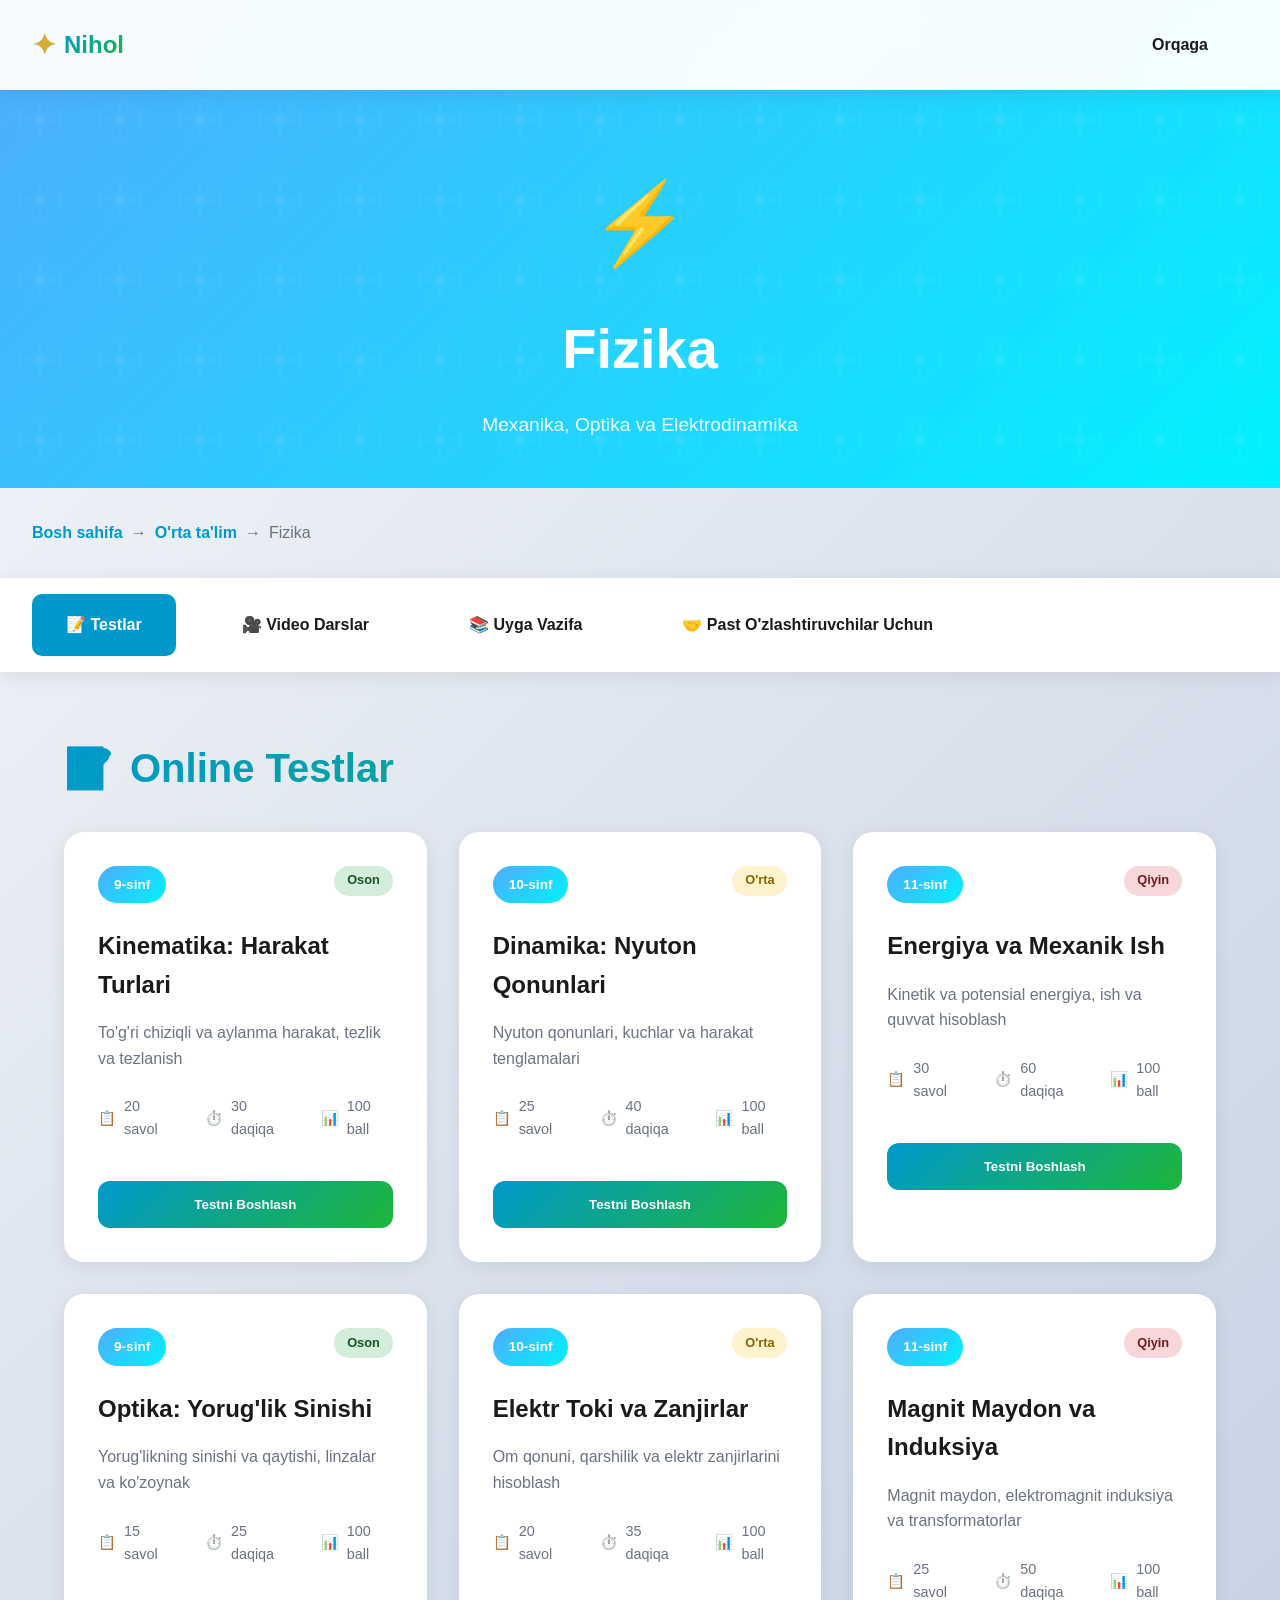
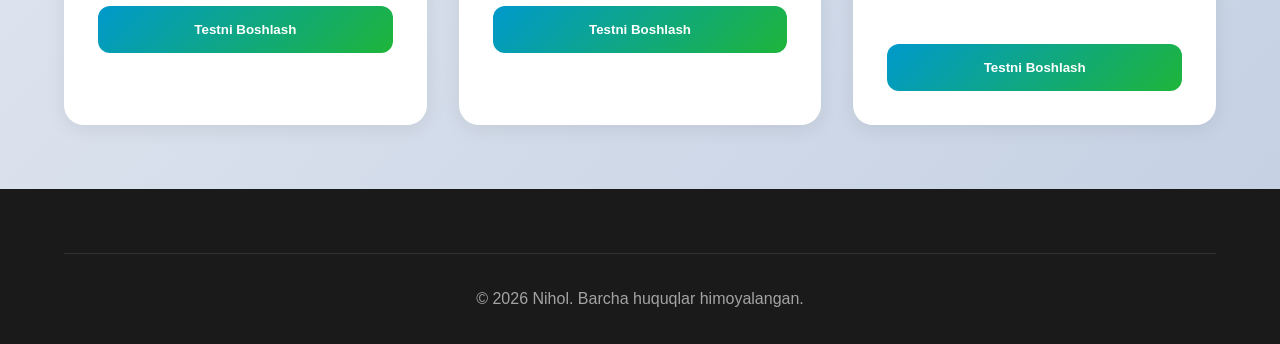
<file: fizika.html>
<!DOCTYPE html>
<html lang="uz">
<head>
    <meta charset="UTF-8">
    <meta name="viewport" content="width=device-width, initial-scale=1.0">
    <title>Fizika - EduPlatform</title>
    <link rel="stylesheet" href="styles.css">
    <style>
        .subject-page {
            background: linear-gradient(135deg, #f5f7fa 0%, #c3cfe2 100%);
            min-height: 100vh;
        }

        .subject-header {
            padding: 10rem 2rem 3rem;
            background: linear-gradient(135deg, #4facfe 0%, #00f2fe 100%);
            color: white;
            text-align: center;
            position: relative;
            overflow: hidden;
        }

        .subject-header::before {
            content: '';
            position: absolute;
            top: 0;
            left: 0;
            right: 0;
            bottom: 0;
            background-image: 
                url('data:image/svg+xml,<svg width="80" height="80" xmlns="http://www.w3.org/2000/svg"><circle cx="40" cy="40" r="20" fill="none" stroke="white" stroke-width="2" opacity="0.1"/><path d="M 40 20 L 40 60 M 20 40 L 60 40" stroke="white" stroke-width="2" opacity="0.15"/><circle cx="40" cy="40" r="5" fill="white" opacity="0.2"/></svg>');
            opacity: 0.3;
        }

        .subject-header h1 {
            font-size: 3.5rem;
            margin-bottom: 1rem;
            position: relative;
            z-index: 1;
        }

        .subject-icon {
            font-size: 5rem;
            margin-bottom: 1rem;
            display: inline-block;
            animation: float 3s ease-in-out infinite;
        }

        .breadcrumb {
            max-width: 1400px;
            margin: 0 auto;
            padding: 2rem;
            display: flex;
            gap: 0.5rem;
            align-items: center;
            color: #6B7280;
        }

        .breadcrumb a {
            color: var(--uzbek-blue);
            font-weight: 600;
        }

        .breadcrumb a:hover {
            text-decoration: underline;
        }

        .subject-nav {
            background: white;
            padding: 1rem 2rem;
            box-shadow: var(--shadow-md);
            position: sticky;
            top: 80px;
            z-index: 100;
        }

        .subject-nav-container {
            max-width: 1400px;
            margin: 0 auto;
            display: flex;
            gap: 2rem;
            overflow-x: auto;
        }

        .subject-nav-link {
            padding: 1rem 2rem;
            border-radius: 10px;
            font-weight: 600;
            white-space: nowrap;
            transition: all 0.3s ease;
            border: 2px solid transparent;
        }

        .subject-nav-link:hover {
            background: var(--light-blue);
            color: var(--uzbek-blue);
        }

        .subject-nav-link.active {
            background: var(--uzbek-blue);
            color: white;
            border-color: var(--uzbek-blue);
        }

        .content-section {
            max-width: 1400px;
            margin: 0 auto;
            padding: 4rem 2rem;
        }

        .section-title {
            font-size: 2.5rem;
            margin-bottom: 2rem;
            color: var(--dark);
            display: flex;
            align-items: center;
            gap: 1rem;
        }

        .section-title-icon {
            font-size: 2.5rem;
        }

        /* Test Cards */
        .test-grid {
            display: grid;
            grid-template-columns: repeat(auto-fill, minmax(350px, 1fr));
            gap: 2rem;
            margin-top: 2rem;
        }

        .test-card {
            background: white;
            border-radius: 20px;
            padding: 2rem;
            box-shadow: var(--shadow-md);
            transition: all 0.4s ease;
            border: 2px solid transparent;
        }

        .test-card:hover {
            transform: translateY(-10px);
            box-shadow: var(--shadow-xl);
            border-color: var(--uzbek-blue);
        }

        .test-header {
            display: flex;
            justify-content: space-between;
            align-items: start;
            margin-bottom: 1.5rem;
        }

        .test-badge {
            background: linear-gradient(135deg, #4facfe, #00f2fe);
            color: white;
            padding: 0.5rem 1rem;
            border-radius: 20px;
            font-size: 0.85rem;
            font-weight: 700;
        }

        .test-difficulty {
            padding: 0.3rem 0.8rem;
            border-radius: 15px;
            font-size: 0.8rem;
            font-weight: 600;
        }

        .difficulty-easy {
            background: #d4edda;
            color: #155724;
        }

        .difficulty-medium {
            background: #fff3cd;
            color: #856404;
        }

        .difficulty-hard {
            background: #f8d7da;
            color: #721c24;
        }

        .test-card h3 {
            font-size: 1.5rem;
            margin-bottom: 1rem;
            color: var(--dark);
        }

        .test-info {
            display: flex;
            gap: 2rem;
            margin: 1.5rem 0;
            color: var(--gray);
            font-size: 0.9rem;
        }

        .test-info-item {
            display: flex;
            align-items: center;
            gap: 0.5rem;
        }

        .test-button {
            width: 100%;
            padding: 1rem;
            background: var(--gradient-primary);
            color: white;
            border: none;
            border-radius: 12px;
            font-weight: 700;
            cursor: pointer;
            transition: all 0.3s ease;
            margin-top: 1rem;
        }

        .test-button:hover {
            transform: translateY(-2px);
            box-shadow: var(--shadow-md);
        }

        /* Video Cards */
        .video-grid {
            display: grid;
            grid-template-columns: repeat(auto-fill, minmax(380px, 1fr));
            gap: 2.5rem;
            margin-top: 2rem;
        }

        .video-card {
            background: white;
            border-radius: 20px;
            overflow: hidden;
            box-shadow: var(--shadow-md);
            transition: all 0.4s ease;
        }

        .video-card:hover {
            transform: translateY(-10px);
            box-shadow: var(--shadow-xl);
        }

        .video-thumbnail {
            position: relative;
            height: 220px;
            background: linear-gradient(135deg, #4facfe, #00f2fe);
            display: flex;
            align-items: center;
            justify-content: center;
            overflow: hidden;
        }

        .video-thumbnail::before {
            content: '';
            position: absolute;
            width: 100%;
            height: 100%;
            background: radial-gradient(circle, rgba(255,255,255,0.1) 0%, transparent 70%);
        }

        .video-play-icon {
            font-size: 4rem;
            color: white;
            z-index: 1;
            transition: all 0.3s ease;
        }

        .video-card:hover .video-play-icon {
            transform: scale(1.2);
        }

        .video-duration {
            position: absolute;
            bottom: 1rem;
            right: 1rem;
            background: rgba(0, 0, 0, 0.8);
            color: white;
            padding: 0.5rem 1rem;
            border-radius: 8px;
            font-size: 0.9rem;
            font-weight: 600;
        }

        .video-content {
            padding: 1.5rem;
        }

        .video-category {
            display: inline-block;
            background: var(--light-blue);
            color: var(--uzbek-blue);
            padding: 0.4rem 1rem;
            border-radius: 15px;
            font-size: 0.8rem;
            font-weight: 600;
            margin-bottom: 1rem;
        }

        .video-card h3 {
            font-size: 1.3rem;
            margin-bottom: 0.8rem;
            color: var(--dark);
        }

        .video-description {
            color: var(--gray);
            font-size: 0.95rem;
            line-height: 1.6;
            margin-bottom: 1rem;
        }

        .video-meta {
            display: flex;
            justify-content: space-between;
            align-items: center;
            color: var(--gray);
            font-size: 0.85rem;
            padding-top: 1rem;
            border-top: 2px solid var(--light-gray);
        }

        /* Homework Section */
        .homework-list {
            display: flex;
            flex-direction: column;
            gap: 1.5rem;
            margin-top: 2rem;
        }

        .homework-item {
            background: white;
            border-radius: 15px;
            padding: 2rem;
            box-shadow: var(--shadow-md);
            display: grid;
            grid-template-columns: auto 1fr auto;
            gap: 2rem;
            align-items: center;
            transition: all 0.3s ease;
        }

        .homework-item:hover {
            box-shadow: var(--shadow-lg);
            transform: translateX(5px);
        }

        .homework-number {
            width: 60px;
            height: 60px;
            background: var(--gradient-primary);
            color: white;
            border-radius: 50%;
            display: flex;
            align-items: center;
            justify-content: center;
            font-size: 1.5rem;
            font-weight: 800;
        }

        .homework-details h3 {
            font-size: 1.4rem;
            margin-bottom: 0.5rem;
            color: var(--dark);
        }

        .homework-tags {
            display: flex;
            gap: 1rem;
            margin-top: 0.8rem;
        }

        .homework-tag {
            padding: 0.3rem 0.8rem;
            background: var(--light-gray);
            border-radius: 10px;
            font-size: 0.85rem;
            color: var(--gray);
        }

        .homework-action {
            display: flex;
            gap: 1rem;
        }

        .homework-btn {
            padding: 0.8rem 1.5rem;
            border-radius: 10px;
            font-weight: 600;
            cursor: pointer;
            border: none;
            transition: all 0.3s ease;
        }

        .btn-download {
            background: var(--uzbek-green);
            color: white;
        }

        .btn-download:hover {
            background: #16a834;
            transform: translateY(-2px);
        }

        .btn-upload {
            background: var(--light-blue);
            color: var(--uzbek-blue);
        }

        .btn-upload:hover {
            background: var(--uzbek-blue);
            color: white;
        }

        /* Support Section for Struggling Students */
        .support-grid {
            display: grid;
            grid-template-columns: repeat(auto-fit, minmax(300px, 1fr));
            gap: 2rem;
            margin-top: 2rem;
        }

        .support-card {
            background: white;
            border-radius: 20px;
            padding: 2.5rem;
            box-shadow: var(--shadow-md);
            text-align: center;
            transition: all 0.4s ease;
            border: 3px solid transparent;
        }

        .support-card:hover {
            transform: translateY(-10px);
            border-color: var(--uzbek-green);
            box-shadow: var(--shadow-xl);
        }

        .support-icon {
            font-size: 4rem;
            margin-bottom: 1.5rem;
            display: block;
        }

        .support-card h3 {
            font-size: 1.6rem;
            margin-bottom: 1rem;
            color: var(--dark);
        }

        .support-card p {
            color: var(--gray);
            line-height: 1.7;
            margin-bottom: 1.5rem;
        }

        .support-card ul {
            text-align: left;
            margin-bottom: 1.5rem;
        }

        .support-card li {
            padding: 0.5rem 0;
            color: var(--gray);
        }

        .support-card li::before {
            content: '✓';
            color: var(--uzbek-green);
            font-weight: bold;
            margin-right: 0.5rem;
        }

        /* Hidden sections */
        .content-section {
            display: none;
        }

        .content-section.active {
            display: block;
            animation: fadeInUp 0.5s ease-out;
        }

        @media (max-width: 768px) {
            .subject-header h1 {
                font-size: 2.5rem;
            }

            .test-grid, .video-grid {
                grid-template-columns: 1fr;
            }

            .homework-item {
                grid-template-columns: 1fr;
                text-align: center;
            }

            .homework-action {
                justify-content: center;
            }
        }
    </style>
</head>
<body class="subject-page">
    <nav class="navbar">
        <div class="nav-container">
            <a href="index.html" class="logo">
                <span class="logo-icon">✦</span>
                <span class="logo-text">Nihol</span>
            </a>
            <a href="orta-talim.html" class="btn btn-primary">Orqaga</a>
        </div>
    </nav>

    <div class="subject-header">
        <div class="subject-icon">⚡</div>
        <h1>Fizika</h1>
        <p style="font-size: 1.2rem; opacity: 0.95;">Mexanika, Optika va Elektrodinamika</p>
    </div>

    <div class="breadcrumb">
        <a href="index.html">Bosh sahifa</a>
        <span>→</span>
        <a href="orta-talim.html">O'rta ta'lim</a>
        <span>→</span>
        <span>Fizika</span>
    </div>

    <nav class="subject-nav">
        <div class="subject-nav-container">
            <a href="#testlar" class="subject-nav-link active" onclick="showSection('testlar')">📝 Testlar</a>
            <a href="#video-darslar" class="subject-nav-link" onclick="showSection('video-darslar')">🎥 Video Darslar</a>
            <a href="#uyga-vazifa" class="subject-nav-link" onclick="showSection('uyga-vazifa')">📚 Uyga Vazifa</a>
            <a href="#qollab-quvvatlash" class="subject-nav-link" onclick="showSection('qollab-quvvatlash')">🤝 Past O'zlashtiruvchilar Uchun</a>
        </div>
    </nav>

    <!-- Testlar Section -->
    <section id="testlar" class="content-section active">
        <div class="container">
            <h2 class="section-title">
                <span class="section-title-icon">📝</span>
                Online Testlar
            </h2>
            <div class="test-grid">
                <div class="test-card">
                    <div class="test-header">
                        <span class="test-badge">9-sinf</span>
                        <span class="test-difficulty difficulty-easy">Oson</span>
                    </div>
                    <h3>Kinematika: Harakat Turlari</h3>
                    <p style="color: var(--gray);">To'g'ri chiziqli va aylanma harakat, tezlik va tezlanish</p>
                    <div class="test-info">
                        <div class="test-info-item">
                            <span>📋</span>
                            <span>20 savol</span>
                        </div>
                        <div class="test-info-item">
                            <span>⏱️</span>
                            <span>30 daqiqa</span>
                        </div>
                        <div class="test-info-item">
                            <span>📊</span>
                            <span>100 ball</span>
                        </div>
                    </div>
                    <button class="test-button">Testni Boshlash</button>
                </div>

                <div class="test-card">
                    <div class="test-header">
                        <span class="test-badge">10-sinf</span>
                        <span class="test-difficulty difficulty-medium">O'rta</span>
                    </div>
                    <h3>Dinamika: Nyuton Qonunlari</h3>
                    <p style="color: var(--gray);">Nyuton qonunlari, kuchlar va harakat tenglamalari</p>
                    <div class="test-info">
                        <div class="test-info-item">
                            <span>📋</span>
                            <span>25 savol</span>
                        </div>
                        <div class="test-info-item">
                            <span>⏱️</span>
                            <span>40 daqiqa</span>
                        </div>
                        <div class="test-info-item">
                            <span>📊</span>
                            <span>100 ball</span>
                        </div>
                    </div>
                    <button class="test-button">Testni Boshlash</button>
                </div>

                <div class="test-card">
                    <div class="test-header">
                        <span class="test-badge">11-sinf</span>
                        <span class="test-difficulty difficulty-hard">Qiyin</span>
                    </div>
                    <h3>Energiya va Mexanik Ish</h3>
                    <p style="color: var(--gray);">Kinetik va potensial energiya, ish va quvvat hisoblash</p>
                    <div class="test-info">
                        <div class="test-info-item">
                            <span>📋</span>
                            <span>30 savol</span>
                        </div>
                        <div class="test-info-item">
                            <span>⏱️</span>
                            <span>60 daqiqa</span>
                        </div>
                        <div class="test-info-item">
                            <span>📊</span>
                            <span>100 ball</span>
                        </div>
                    </div>
                    <button class="test-button">Testni Boshlash</button>
                </div>

                <div class="test-card">
                    <div class="test-header">
                        <span class="test-badge">9-sinf</span>
                        <span class="test-difficulty difficulty-easy">Oson</span>
                    </div>
                    <h3>Optika: Yorug'lik Sinishi</h3>
                    <p style="color: var(--gray);">Yorug'likning sinishi va qaytishi, linzalar va ko'zoynak</p>
                    <div class="test-info">
                        <div class="test-info-item">
                            <span>📋</span>
                            <span>15 savol</span>
                        </div>
                        <div class="test-info-item">
                            <span>⏱️</span>
                            <span>25 daqiqa</span>
                        </div>
                        <div class="test-info-item">
                            <span>📊</span>
                            <span>100 ball</span>
                        </div>
                    </div>
                    <button class="test-button">Testni Boshlash</button>
                </div>

                <div class="test-card">
                    <div class="test-header">
                        <span class="test-badge">10-sinf</span>
                        <span class="test-difficulty difficulty-medium">O'rta</span>
                    </div>
                    <h3>Elektr Toki va Zanjirlar</h3>
                    <p style="color: var(--gray);">Om qonuni, qarshilik va elektr zanjirlarini hisoblash</p>
                    <div class="test-info">
                        <div class="test-info-item">
                            <span>📋</span>
                            <span>20 savol</span>
                        </div>
                        <div class="test-info-item">
                            <span>⏱️</span>
                            <span>35 daqiqa</span>
                        </div>
                        <div class="test-info-item">
                            <span>📊</span>
                            <span>100 ball</span>
                        </div>
                    </div>
                    <button class="test-button">Testni Boshlash</button>
                </div>

                <div class="test-card">
                    <div class="test-header">
                        <span class="test-badge">11-sinf</span>
                        <span class="test-difficulty difficulty-hard">Qiyin</span>
                    </div>
                    <h3>Magnit Maydon va Induksiya</h3>
                    <p style="color: var(--gray);">Magnit maydon, elektromagnit induksiya va transformatorlar</p>
                    <div class="test-info">
                        <div class="test-info-item">
                            <span>📋</span>
                            <span>25 savol</span>
                        </div>
                        <div class="test-info-item">
                            <span>⏱️</span>
                            <span>50 daqiqa</span>
                        </div>
                        <div class="test-info-item">
                            <span>📊</span>
                            <span>100 ball</span>
                        </div>
                    </div>
                    <button class="test-button">Testni Boshlash</button>
                </div>
            </div>
        </div>
    </section>

    <!-- Video Darslar Section -->
    <section id="video-darslar" class="content-section">
        <div class="container">
            <h2 class="section-title">
                <span class="section-title-icon">🎥</span>
                Video Darslar
            </h2>
            <div class="video-grid">
                <div class="video-card">
                    <div class="video-thumbnail">
                        <div class="video-play-icon">▶</div>
                        <div class="video-duration">25:30</div>
                    </div>
                    <div class="video-content">
                        <span class="video-category">9-sinf · Algebra</span>
                        <h3>Kinematika: Harakat Turlari - 1-dars</h3>
                        <p class="video-description">Kvadrat tenglamalar haqida tushuncha. Diskriminant va uning xossalari.</p>
                        <div class="video-meta">
                            <span>👁️ 15,240 ko'rish</span>
                            <span>⭐ 4.8/5</span>
                        </div>
                    </div>
                </div>

                <div class="video-card">
                    <div class="video-thumbnail">
                        <div class="video-play-icon">▶</div>
                        <div class="video-duration">32:15</div>
                    </div>
                    <div class="video-content">
                        <span class="video-category">10-sinf · Dinamika: Nyuton Qonunlari</span>
                        <h3>Trigonometrik Funksiyalar</h3>
                        <p class="video-description">Sinus, kosinus, tangens va kotangens funksiyalarining grafiklari.</p>
                        <div class="video-meta">
                            <span>👁️ 12,850 ko'rish</span>
                            <span>⭐ 4.9/5</span>
                        </div>
                    </div>
                </div>

                <div class="video-card">
                    <div class="video-thumbnail">
                        <div class="video-play-icon">▶</div>
                        <div class="video-duration">28:45</div>
                    </div>
                    <div class="video-content">
                        <span class="video-category">11-sinf · Analiz</span>
                        <h3>Hosilalar va Ularning Tatbiqi</h3>
                        <p class="video-description">Hosila tushunchasi, geometrik va fizik ma'nosi, hisoblash qoidalari.</p>
                        <div class="video-meta">
                            <span>👁️ 18,920 ko'rish</span>
                            <span>⭐ 5.0/5</span>
                        </div>
                    </div>
                </div>

                <div class="video-card">
                    <div class="video-thumbnail">
                        <div class="video-play-icon">▶</div>
                        <div class="video-duration">22:10</div>
                    </div>
                    <div class="video-content">
                        <span class="video-category">9-sinf · Geometriya</span>
                        <h3>Uchburchaklar va Ularning Xossalari</h3>
                        <p class="video-description">Uchburchaklarning turlari, mediana, bissektrisa va balandlik.</p>
                        <div class="video-meta">
                            <span>👁️ 14,560 ko'rish</span>
                            <span>⭐ 4.7/5</span>
                        </div>
                    </div>
                </div>

                <div class="video-card">
                    <div class="video-thumbnail">
                        <div class="video-play-icon">▶</div>
                        <div class="video-duration">35:20</div>
                    </div>
                    <div class="video-content">
                        <span class="video-category">10-sinf · Algebra</span>
                        <h3>Elektr Toki va Zanjirlar va Ularning Xossalari</h3>
                        <p class="video-description">Logarifm tushunchasi, asosiy xossalar va amaliy masalalar.</p>
                        <div class="video-meta">
                            <span>👁️ 11,230 ko'rish</span>
                            <span>⭐ 4.8/5</span>
                        </div>
                    </div>
                </div>

                <div class="video-card">
                    <div class="video-thumbnail">
                        <div class="video-play-icon">▶</div>
                        <div class="video-duration">30:50</div>
                    </div>
                    <div class="video-content">
                        <span class="video-category">11-sinf · Ehtimollar</span>
                        <h3>Kombinatorika Asoslari</h3>
                        <p class="video-description">O'rin almashtirishlar, o'rinlashtirishlar va kombinatsiyalar.</p>
                        <div class="video-meta">
                            <span>👁️ 9,840 ko'rish</span>
                            <span>⭐ 4.6/5</span>
                        </div>
                    </div>
                </div>
            </div>
        </div>
    </section>

    <!-- Uyga Vazifa Section -->
    <section id="uyga-vazifa" class="content-section">
        <div class="container">
            <h2 class="section-title">
                <span class="section-title-icon">📚</span>
                Uyga Vazifa
            </h2>
            <div class="homework-list">
                <div class="homework-item">
                    <div class="homework-number">1</div>
                    <div class="homework-details">
                        <h3>9-sinf: Kinematika: Harakat Turlari - Amaliy Mashqlar</h3>
                        <p style="color: var(--gray);">50 ta turli darajadagi kvadrat tenglamalar to'plami</p>
                        <div class="homework-tags">
                            <span class="homework-tag">📅 Muddati: 7 kun</span>
                            <span class="homework-tag">📊 Ball: 50</span>
                            <span class="homework-tag">📁 PDF format</span>
                        </div>
                    </div>
                    <div class="homework-action">
                        <button class="homework-btn btn-download">📥 Yuklab olish</button>
                        <button class="homework-btn btn-upload">📤 Topshirish</button>
                    </div>
                </div>

                <div class="homework-item">
                    <div class="homework-number">2</div>
                    <div class="homework-details">
                        <h3>10-sinf: Dinamika: Nyuton Qonunlari - Grafik Chizish</h3>
                        <p style="color: var(--gray);">Trigonometrik funksiyalar grafiklarini yasash bo'yicha topshiriqlar</p>
                        <div class="homework-tags">
                            <span class="homework-tag">📅 Muddati: 10 kun</span>
                            <span class="homework-tag">📊 Ball: 60</span>
                            <span class="homework-tag">📁 PDF format</span>
                        </div>
                    </div>
                    <div class="homework-action">
                        <button class="homework-btn btn-download">📥 Yuklab olish</button>
                        <button class="homework-btn btn-upload">📤 Topshirish</button>
                    </div>
                </div>

                <div class="homework-item">
                    <div class="homework-number">3</div>
                    <div class="homework-details">
                        <h3>11-sinf: Hosilalar - Amaliy Masalalar</h3>
                        <p style="color: var(--gray);">Turli funksiyalar hosilasini topish va tatbiq etish</p>
                        <div class="homework-tags">
                            <span class="homework-tag">📅 Muddati: 14 kun</span>
                            <span class="homework-tag">📊 Ball: 70</span>
                            <span class="homework-tag">📁 PDF format</span>
                        </div>
                    </div>
                    <div class="homework-action">
                        <button class="homework-btn btn-download">📥 Yuklab olish</button>
                        <button class="homework-btn btn-upload">📤 Topshirish</button>
                    </div>
                </div>

                <div class="homework-item">
                    <div class="homework-number">4</div>
                    <div class="homework-details">
                        <h3>9-sinf: Geometriya - Uchburchaklar Xossalari</h3>
                        <p style="color: var(--gray);">Uchburchaklar, ularning xossalari va isbot masalalari</p>
                        <div class="homework-tags">
                            <span class="homework-tag">📅 Muddati: 7 kun</span>
                            <span class="homework-tag">📊 Ball: 55</span>
                            <span class="homework-tag">📁 PDF format</span>
                        </div>
                    </div>
                    <div class="homework-action">
                        <button class="homework-btn btn-download">📥 Yuklab olish</button>
                        <button class="homework-btn btn-upload">📤 Topshirish</button>
                    </div>
                </div>

                <div class="homework-item">
                    <div class="homework-number">5</div>
                    <div class="homework-details">
                        <h3>10-sinf: Elektr Toki va Zanjirlar - Tenglamalar va Tengsizliklar</h3>
                        <p style="color: var(--gray);">Logarifmik tenglamalar va tengsizliklarni yechish</p>
                        <div class="homework-tags">
                            <span class="homework-tag">📅 Muddati: 12 kun</span>
                            <span class="homework-tag">📊 Ball: 65</span>
                            <span class="homework-tag">📁 PDF format</span>
                        </div>
                    </div>
                    <div class="homework-action">
                        <button class="homework-btn btn-download">📥 Yuklab olish</button>
                        <button class="homework-btn btn-upload">📤 Topshirish</button>
                    </div>
                </div>
            </div>
        </div>
    </section>

    <!-- Past O'zlashtiruvchilar Uchun Section -->
    <section id="qollab-quvvatlash" class="content-section">
        <div class="container">
            <h2 class="section-title">
                <span class="section-title-icon">🤝</span>
                Past O'zlashtiruvchi O'quvchilar Uchun Qo'llab-quvvatlash
            </h2>
            <div class="support-grid">
                <div class="support-card">
                    <span class="support-icon">📖</span>
                    <h3>Soddalashtirilgan Darsliklar</h3>
                    <p>Murakkab mavzularni oson tilda tushuntirish. Qadamma-qadam yondashuv.</p>
                    <ul>
                        <li>Oddiy misol va vazifalar</li>
                        <li>Ko'rgazmali materialar</li>
                        <li>Bosqichma-bosqich tahlil</li>
                        <li>Amaliy mashqlar</li>
                    </ul>
                    <button class="btn btn-hero-primary" style="width: 100%;">Boshlash</button>
                </div>

                <div class="support-card">
                    <span class="support-icon">👨‍🏫</span>
                    <h3>Shaxsiy Repetitor</h3>
                    <p>Tajribali o'qituvchilar bilan bir-birlik darslar. Individual yondashuv.</p>
                    <ul>
                        <li>Haftada 2 marta dars</li>
                        <li>45 daqiqalik dars</li>
                        <li>Shaxsiy dastur</li>
                        <li>Doimiy monitoring</li>
                    </ul>
                    <button class="btn btn-hero-primary" style="width: 100%;">Yozilish</button>
                </div>

                <div class="support-card">
                    <span class="support-icon">🎮</span>
                    <h3>Interaktiv O'yinlar</h3>
                    <p>O'yin orqali o'rganish. Qiziqarli va samarali ta'lim usuli.</p>
                    <ul>
                        <li>Matematik o'yinlar</li>
                        <li>Rebuslar va jumboqlar</li>
                        <li>Raqobat rejimlari</li>
                        <li>Mukofot tizimi</li>
                    </ul>
                    <button class="btn btn-hero-primary" style="width: 100%;">O'ynash</button>
                </div>

                <div class="support-card">
                    <span class="support-icon">📝</span>
                    <h3>Qo'shimcha Mashqlar</h3>
                    <p>Asosiy bilimlarni mustahkamlash uchun maxsus topshiriqlar.</p>
                    <ul>
                        <li>Oson darajali testlar</li>
                        <li>Takroriy mashqlar</li>
                        <li>Video yechimlar</li>
                        <li>Tez-tez xato qilinadigan masalalar</li>
                    </ul>
                    <button class="btn btn-hero-primary" style="width: 100%;">Mashq qilish</button>
                </div>

                <div class="support-card">
                    <span class="support-icon">💬</span>
                    <h3>Guruhli Mashg'ulotlar</h3>
                    <p>Kichik guruhlarda o'rganish. O'quvchilar bilan tajriba almashish.</p>
                    <ul>
                        <li>5-7 kishilik guruhlar</li>
                        <li>Haftada 3 marta</li>
                        <li>Ijtimoiy o'rganish</li>
                        <li>Hamkorlikda ishlash</li>
                    </ul>
                    <button class="btn btn-hero-primary" style="width: 100%;">Guruhga qo'shilish</button>
                </div>

                <div class="support-card">
                    <span class="support-icon">📊</span>
                    <h3>Progress Kuzatuvi</h3>
                    <p>O'quvchi natijalarini doimiy kuzatish va tahlil qilish.</p>
                    <ul>
                        <li>Haftalik hisobotlar</li>
                        <li>Grafik ko'rsatkichlar</li>
                        <li>Ota-onalar bilan aloqa</li>
                        <li>Individual tavsiyalar</li>
                    </ul>
                    <button class="btn btn-hero-primary" style="width: 100%;">Ko'rish</button>
                </div>
            </div>
        </div>
    </section>

    <footer class="footer">
        <div class="container">
            <div class="footer-bottom">
                <p>&copy; 2026 Nihol. Barcha huquqlar himoyalangan.</p>
            </div>
        </div>
    </footer>

    <script src="script.js"></script>
    <script>
        function showSection(sectionId) {
            // Hide all sections
            document.querySelectorAll('.content-section').forEach(section => {
                section.classList.remove('active');
            });
            
            // Remove active class from all nav links
            document.querySelectorAll('.subject-nav-link').forEach(link => {
                link.classList.remove('active');
            });
            
            // Show selected section
            document.getElementById(sectionId).classList.add('active');
            
            // Add active class to clicked link
            event.target.classList.add('active');
            
            // Scroll to content
            window.scrollTo({
                top: 400,
                behavior: 'smooth'
            });
        }
    </script>
</body>
</html>
</file>
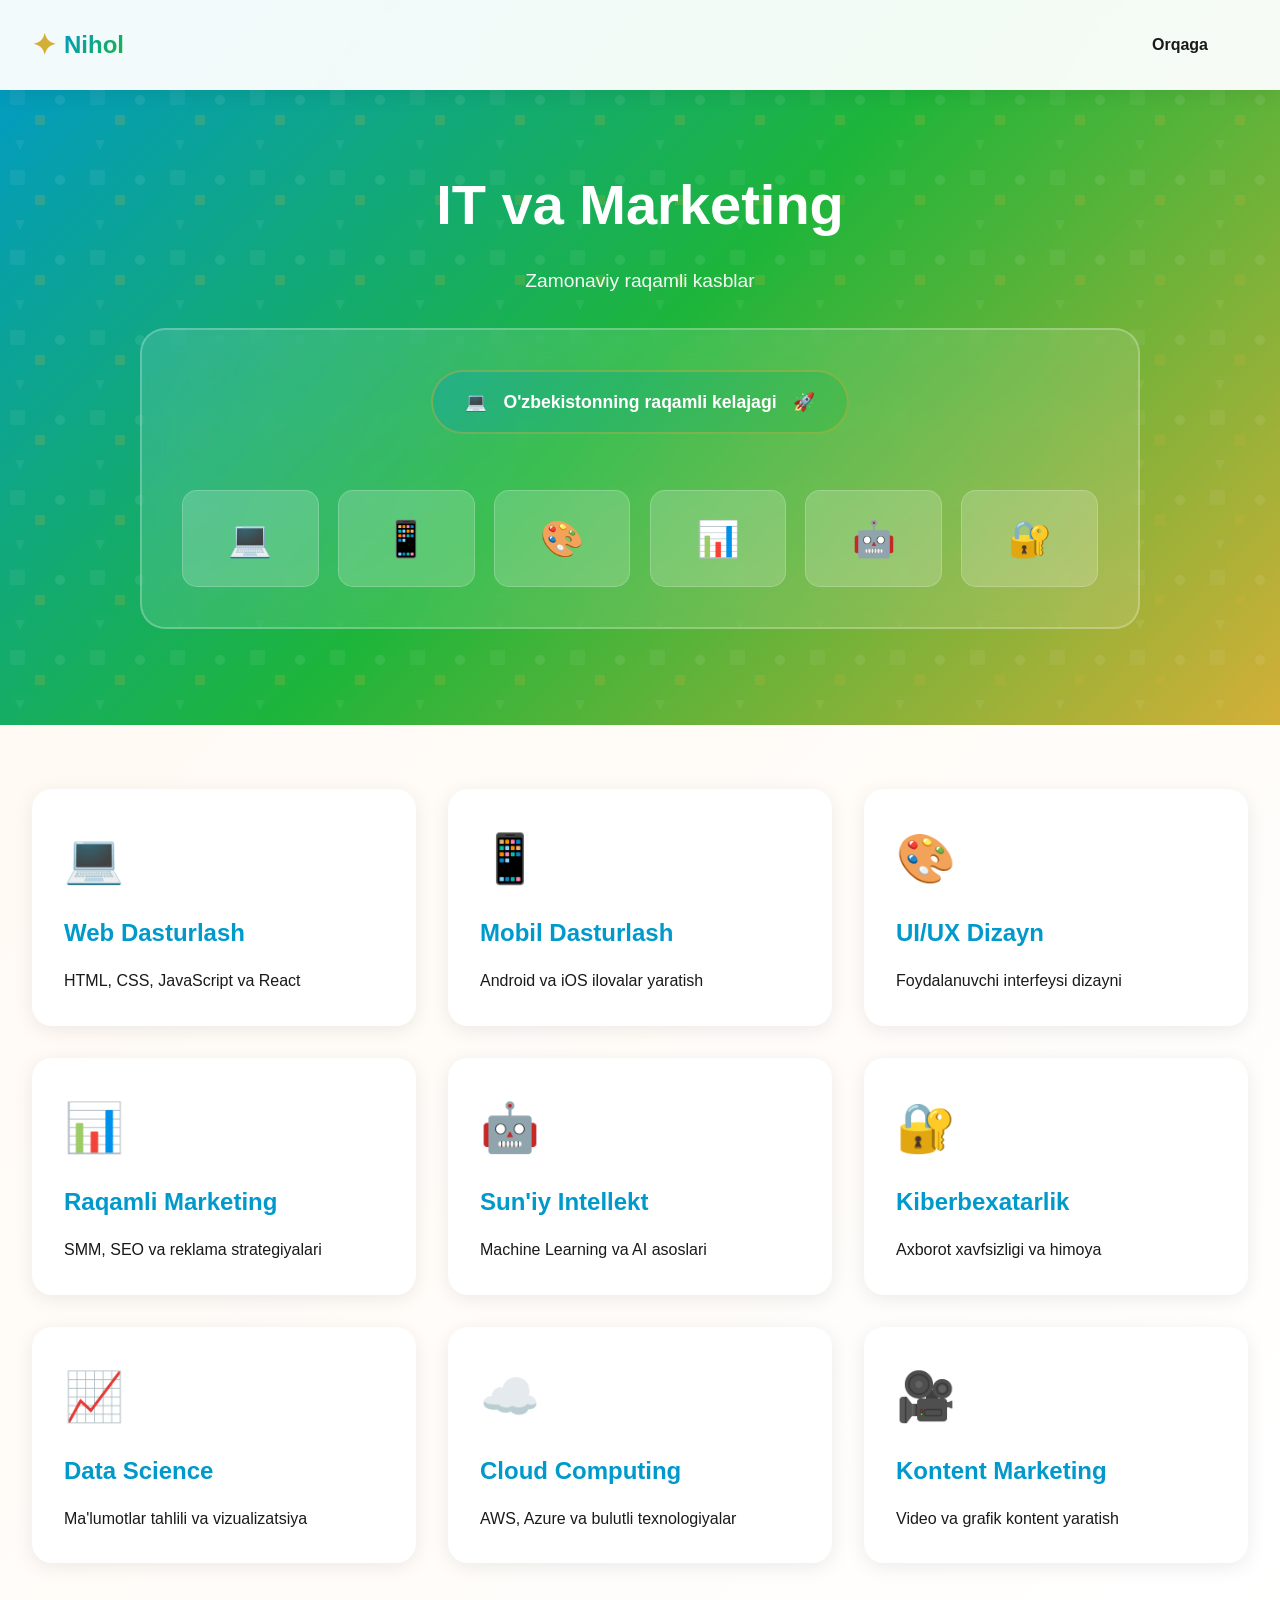
<file: it-marketing.html>
<!DOCTYPE html>
<html lang="uz">
<head>
    <meta charset="UTF-8">
    <meta name="viewport" content="width=device-width, initial-scale=1.0">
    <title>IT va Marketing - Nihol</title>
    <link rel="stylesheet" href="styles.css">
    <style>
        .page-header {
            padding: 10rem 2rem 4rem;
            background: linear-gradient(135deg, #0099CC 0%, #1EB53A 50%, #D4AF37 100%);
            color: white;
            text-align: center;
            position: relative;
            overflow: hidden;
        }
        
        .page-header::before {
            content: '';
            position: absolute;
            top: 0;
            left: 0;
            right: 0;
            bottom: 0;
            background-image: 
                url('data:image/svg+xml,<svg width="80" height="80" xmlns="http://www.w3.org/2000/svg"><defs><pattern id="tech-pattern" x="0" y="0" width="80" height="80" patternUnits="userSpaceOnUse"><rect x="10" y="10" width="15" height="15" fill="white" opacity="0.05"/><rect x="35" y="35" width="10" height="10" fill="rgba(212,175,55,0.2)"/><circle cx="60" cy="20" r="5" fill="white" opacity="0.08"/><path d="M 15 60 L 25 60 L 20 70 Z" fill="white" opacity="0.06"/></pattern></defs><rect width="80" height="80" fill="url(%23tech-pattern)"/></svg>');
            animation: slidePattern 20s linear infinite;
        }
        
        @keyframes slidePattern {
            from { background-position: 0 0; }
            to { background-position: 80px 80px; }
        }
        
        .page-header h1 {
            font-size: 3.5rem;
            margin-bottom: 1rem;
            position: relative;
            z-index: 1;
        }
        
        .header-decoration {
            position: relative;
            max-width: 1000px;
            margin: 2rem auto;
            padding: 2.5rem;
            background: rgba(255, 255, 255, 0.12);
            backdrop-filter: blur(15px);
            border-radius: 25px;
            border: 2px solid rgba(255, 255, 255, 0.25);
        }
        
        .tech-badge {
            display: inline-flex;
            align-items: center;
            gap: 1rem;
            background: linear-gradient(135deg, rgba(0,153,204,0.3), rgba(30,181,58,0.3));
            padding: 1rem 2rem;
            border-radius: 50px;
            font-size: 1.1rem;
            font-weight: 600;
            margin-bottom: 1.5rem;
            border: 2px solid rgba(212, 175, 55, 0.4);
        }
        
        .header-icon-grid {
            display: grid;
            grid-template-columns: repeat(6, 1fr);
            gap: 1.2rem;
            margin-top: 2rem;
        }
        
        .header-icon-item {
            background: rgba(255, 255, 255, 0.18);
            padding: 1.2rem;
            border-radius: 15px;
            font-size: 2.2rem;
            transition: all 0.3s ease;
            position: relative;
            border: 1px solid rgba(255, 255, 255, 0.2);
        }
        
        .header-icon-item:hover {
            background: rgba(212, 175, 55, 0.3);
            transform: translateY(-8px) scale(1.05);
            border-color: rgba(212, 175, 55, 0.6);
        }
        
        .header-icon-item::before {
            content: '';
            position: absolute;
            top: -3px;
            left: -3px;
            right: -3px;
            bottom: -3px;
            background: linear-gradient(135deg, transparent, rgba(212, 175, 55, 0.3));
            border-radius: 15px;
            z-index: -1;
            opacity: 0;
            transition: opacity 0.3s ease;
        }
        
        .header-icon-item:hover::before {
            opacity: 1;
        }
        
        .subjects-grid {
            display: grid;
            grid-template-columns: repeat(auto-fit, minmax(300px, 1fr));
            gap: 2rem;
            padding: 4rem 2rem;
            max-width: 1400px;
            margin: 0 auto;
        }
        
        .subject-card {
            background: white;
            padding: 2rem;
            border-radius: 20px;
            box-shadow: var(--shadow-md);
            transition: all 0.3s ease;
        }
        
        .subject-card:hover {
            transform: translateY(-10px);
            box-shadow: var(--shadow-xl);
        }
        
        .subject-icon {
            font-size: 3rem;
            margin-bottom: 1rem;
        }
        
        .subject-card h3 {
            font-size: 1.5rem;
            margin-bottom: 1rem;
            color: var(--uzbek-blue);
        }
    </style>
</head>
<body>
    <nav class="navbar">
        <div class="nav-container">
            <a href="index.html" class="logo">
                <span class="logo-icon">✦</span>
                <span class="logo-text">Nihol</span>
            </a>
            <a href="index.html" class="btn btn-primary">Orqaga</a>
        </div>
    </nav>

    <div class="page-header">
        <h1>IT va Marketing</h1>
        <p style="font-size: 1.2rem; opacity: 0.95;">Zamonaviy raqamli kasblar</p>
        
        <div class="header-decoration">
            <div class="tech-badge">
                <span>💻</span>
                <span>O'zbekistonning raqamli kelajagi</span>
                <span>🚀</span>
            </div>
            <div class="header-icon-grid">
                <div class="header-icon-item">💻</div>
                <div class="header-icon-item">📱</div>
                <div class="header-icon-item">🎨</div>
                <div class="header-icon-item">📊</div>
                <div class="header-icon-item">🤖</div>
                <div class="header-icon-item">🔐</div>
            </div>
        </div>
    </div>

    <div class="subjects-grid">
        <div class="subject-card">
            <div class="subject-icon">💻</div>
            <h3>Web Dasturlash</h3>
            <p>HTML, CSS, JavaScript va React</p>
        </div>
        
        <div class="subject-card">
            <div class="subject-icon">📱</div>
            <h3>Mobil Dasturlash</h3>
            <p>Android va iOS ilovalar yaratish</p>
        </div>
        
        <div class="subject-card">
            <div class="subject-icon">🎨</div>
            <h3>UI/UX Dizayn</h3>
            <p>Foydalanuvchi interfeysi dizayni</p>
        </div>
        
        <div class="subject-card">
            <div class="subject-icon">📊</div>
            <h3>Raqamli Marketing</h3>
            <p>SMM, SEO va reklama strategiyalari</p>
        </div>
        
        <div class="subject-card">
            <div class="subject-icon">🤖</div>
            <h3>Sun'iy Intellekt</h3>
            <p>Machine Learning va AI asoslari</p>
        </div>
        
        <div class="subject-card">
            <div class="subject-icon">🔐</div>
            <h3>Kiberbexatarlik</h3>
            <p>Axborot xavfsizligi va himoya</p>
        </div>
        
        <div class="subject-card">
            <div class="subject-icon">📈</div>
            <h3>Data Science</h3>
            <p>Ma'lumotlar tahlili va vizualizatsiya</p>
        </div>
        
        <div class="subject-card">
            <div class="subject-icon">☁️</div>
            <h3>Cloud Computing</h3>
            <p>AWS, Azure va bulutli texnologiyalar</p>
        </div>
        
        <div class="subject-card">
            <div class="subject-icon">🎥</div>
            <h3>Kontent Marketing</h3>
            <p>Video va grafik kontent yaratish</p>
        </div>
    </div>

    <script src="script.js"></script>
</body>
</html>
</file>
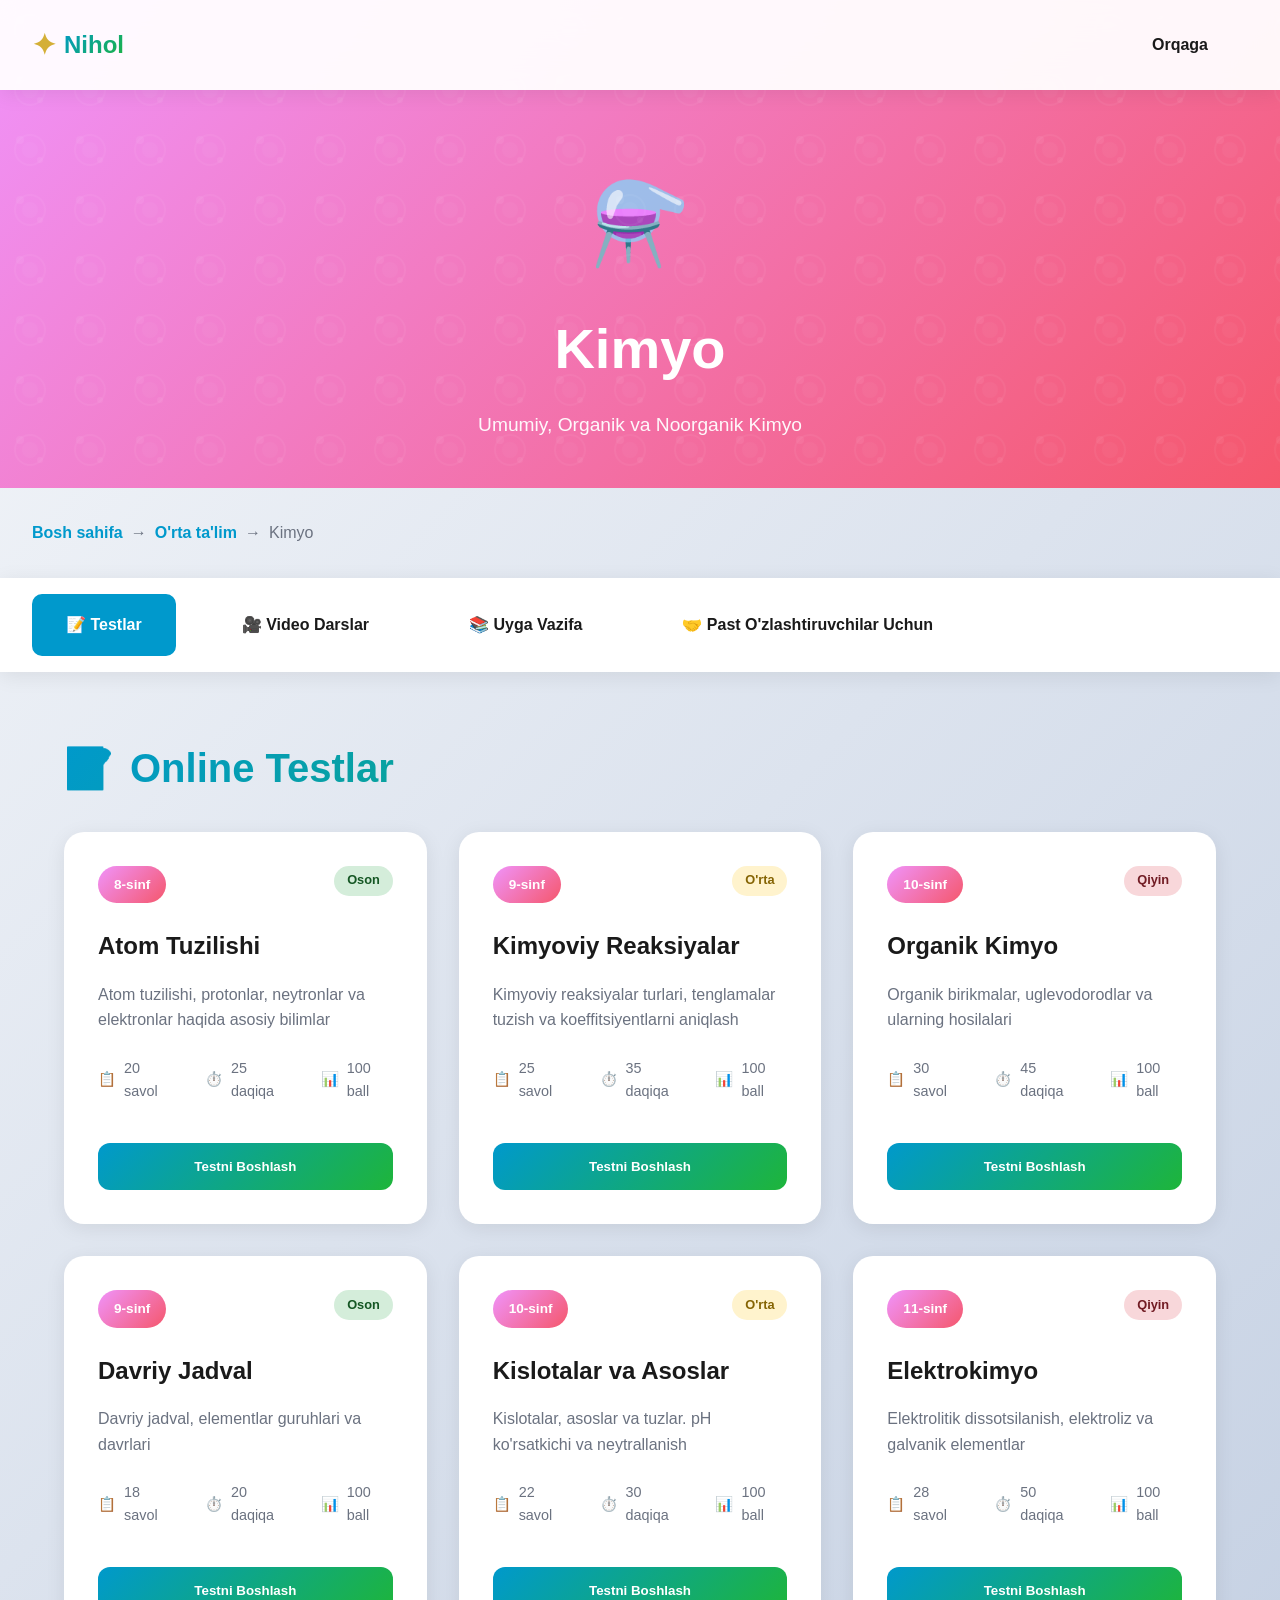
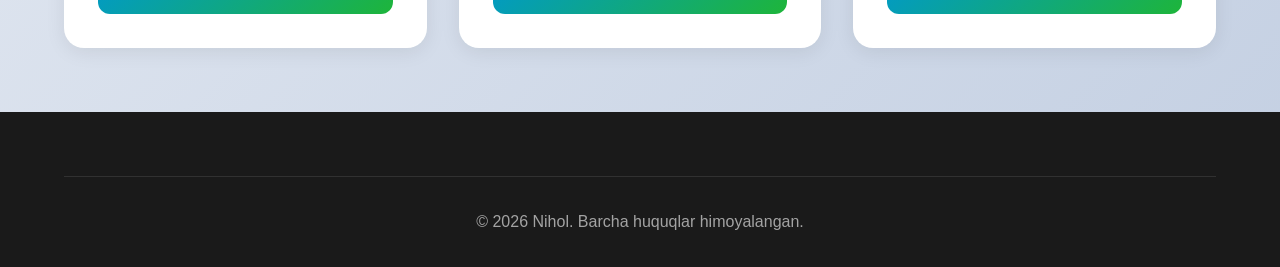
<file: kimyo.html>
<!DOCTYPE html>
<html lang="uz">
<head>
    <meta charset="UTF-8">
    <meta name="viewport" content="width=device-width, initial-scale=1.0">
    <title>Kimyo - Nihol</title>
    <link rel="stylesheet" href="styles.css">
    <style>
        .subject-page {
            background: linear-gradient(135deg, #f5f7fa 0%, #c3cfe2 100%);
            min-height: 100vh;
        }

        .subject-header {
            padding: 10rem 2rem 3rem;
            background: linear-gradient(135deg, #f093fb 0%, #f5576c 100%);
            color: white;
            text-align: center;
            position: relative;
            overflow: hidden;
        }

        .subject-header::before {
            content: '';
            position: absolute;
            top: 0;
            left: 0;
            right: 0;
            bottom: 0;
            background-image: 
                url('data:image/svg+xml,<svg width="60" height="60" xmlns="http://www.w3.org/2000/svg"><circle cx="30" cy="30" r="15" fill="none" stroke="white" stroke-width="2" opacity="0.15"/><circle cx="30" cy="30" r="8" fill="white" opacity="0.1"/><circle cx="20" cy="20" r="4" fill="white" opacity="0.2"/><circle cx="40" cy="40" r="3" fill="white" opacity="0.2"/></svg>');
            opacity: 0.3;
        }

        .subject-header h1 {
            font-size: 3.5rem;
            margin-bottom: 1rem;
            position: relative;
            z-index: 1;
        }

        .subject-icon {
            font-size: 5rem;
            margin-bottom: 1rem;
            display: inline-block;
            animation: float 3s ease-in-out infinite;
        }

        .breadcrumb {
            max-width: 1400px;
            margin: 0 auto;
            padding: 2rem;
            display: flex;
            gap: 0.5rem;
            align-items: center;
            color: #6B7280;
        }

        .breadcrumb a {
            color: var(--uzbek-blue);
            font-weight: 600;
        }

        .breadcrumb a:hover {
            text-decoration: underline;
        }

        .subject-nav {
            background: white;
            padding: 1rem 2rem;
            box-shadow: var(--shadow-md);
            position: sticky;
            top: 80px;
            z-index: 100;
        }

        .subject-nav-container {
            max-width: 1400px;
            margin: 0 auto;
            display: flex;
            gap: 2rem;
            overflow-x: auto;
        }

        .subject-nav-link {
            padding: 1rem 2rem;
            border-radius: 10px;
            font-weight: 600;
            white-space: nowrap;
            transition: all 0.3s ease;
            border: 2px solid transparent;
        }

        .subject-nav-link:hover {
            background: var(--light-blue);
            color: var(--uzbek-blue);
        }

        .subject-nav-link.active {
            background: var(--uzbek-blue);
            color: white;
            border-color: var(--uzbek-blue);
        }

        .content-section {
            max-width: 1400px;
            margin: 0 auto;
            padding: 4rem 2rem;
        }

        .section-title {
            font-size: 2.5rem;
            margin-bottom: 2rem;
            color: var(--dark);
            display: flex;
            align-items: center;
            gap: 1rem;
        }

        .section-title-icon {
            font-size: 2.5rem;
        }

        /* Test Cards */
        .test-grid {
            display: grid;
            grid-template-columns: repeat(auto-fill, minmax(350px, 1fr));
            gap: 2rem;
            margin-top: 2rem;
        }

        .test-card {
            background: white;
            border-radius: 20px;
            padding: 2rem;
            box-shadow: var(--shadow-md);
            transition: all 0.4s ease;
            border: 2px solid transparent;
        }

        .test-card:hover {
            transform: translateY(-10px);
            box-shadow: var(--shadow-xl);
            border-color: var(--uzbek-blue);
        }

        .test-header {
            display: flex;
            justify-content: space-between;
            align-items: start;
            margin-bottom: 1.5rem;
        }

        .test-badge {
            background: linear-gradient(135deg, #f093fb, #f5576c);
            color: white;
            padding: 0.5rem 1rem;
            border-radius: 20px;
            font-size: 0.85rem;
            font-weight: 700;
        }

        .test-difficulty {
            padding: 0.3rem 0.8rem;
            border-radius: 15px;
            font-size: 0.8rem;
            font-weight: 600;
        }

        .difficulty-easy {
            background: #d4edda;
            color: #155724;
        }

        .difficulty-medium {
            background: #fff3cd;
            color: #856404;
        }

        .difficulty-hard {
            background: #f8d7da;
            color: #721c24;
        }

        .test-card h3 {
            font-size: 1.5rem;
            margin-bottom: 1rem;
            color: var(--dark);
        }

        .test-info {
            display: flex;
            gap: 2rem;
            margin: 1.5rem 0;
            color: var(--gray);
            font-size: 0.9rem;
        }

        .test-info-item {
            display: flex;
            align-items: center;
            gap: 0.5rem;
        }

        .test-button {
            width: 100%;
            padding: 1rem;
            background: var(--gradient-primary);
            color: white;
            border: none;
            border-radius: 12px;
            font-weight: 700;
            cursor: pointer;
            transition: all 0.3s ease;
            margin-top: 1rem;
        }

        .test-button:hover {
            transform: translateY(-2px);
            box-shadow: var(--shadow-md);
        }

        /* Video Cards */
        .video-grid {
            display: grid;
            grid-template-columns: repeat(auto-fill, minmax(380px, 1fr));
            gap: 2.5rem;
            margin-top: 2rem;
        }

        .video-card {
            background: white;
            border-radius: 20px;
            overflow: hidden;
            box-shadow: var(--shadow-md);
            transition: all 0.4s ease;
        }

        .video-card:hover {
            transform: translateY(-10px);
            box-shadow: var(--shadow-xl);
        }

        .video-thumbnail {
            position: relative;
            height: 220px;
            background: linear-gradient(135deg, #f093fb, #f5576c);
            display: flex;
            align-items: center;
            justify-content: center;
            overflow: hidden;
        }

        .video-thumbnail::before {
            content: '';
            position: absolute;
            width: 100%;
            height: 100%;
            background: radial-gradient(circle, rgba(255,255,255,0.1) 0%, transparent 70%);
        }

        .video-play-icon {
            font-size: 4rem;
            color: white;
            z-index: 1;
            transition: all 0.3s ease;
        }

        .video-card:hover .video-play-icon {
            transform: scale(1.2);
        }

        .video-duration {
            position: absolute;
            bottom: 1rem;
            right: 1rem;
            background: rgba(0, 0, 0, 0.8);
            color: white;
            padding: 0.5rem 1rem;
            border-radius: 8px;
            font-size: 0.9rem;
            font-weight: 600;
        }

        .video-content {
            padding: 1.5rem;
        }

        .video-category {
            display: inline-block;
            background: var(--light-blue);
            color: var(--uzbek-blue);
            padding: 0.4rem 1rem;
            border-radius: 15px;
            font-size: 0.8rem;
            font-weight: 600;
            margin-bottom: 1rem;
        }

        .video-card h3 {
            font-size: 1.3rem;
            margin-bottom: 0.8rem;
            color: var(--dark);
        }

        .video-description {
            color: var(--gray);
            font-size: 0.95rem;
            line-height: 1.6;
            margin-bottom: 1rem;
        }

        .video-meta {
            display: flex;
            justify-content: space-between;
            align-items: center;
            color: var(--gray);
            font-size: 0.85rem;
            padding-top: 1rem;
            border-top: 2px solid var(--light-gray);
        }

        /* Homework Section */
        .homework-list {
            display: flex;
            flex-direction: column;
            gap: 1.5rem;
            margin-top: 2rem;
        }

        .homework-item {
            background: white;
            border-radius: 15px;
            padding: 2rem;
            box-shadow: var(--shadow-md);
            display: grid;
            grid-template-columns: auto 1fr auto;
            gap: 2rem;
            align-items: center;
            transition: all 0.3s ease;
        }

        .homework-item:hover {
            box-shadow: var(--shadow-lg);
            transform: translateX(5px);
        }

        .homework-number {
            width: 60px;
            height: 60px;
            background: var(--gradient-primary);
            color: white;
            border-radius: 50%;
            display: flex;
            align-items: center;
            justify-content: center;
            font-size: 1.5rem;
            font-weight: 800;
        }

        .homework-details h3 {
            font-size: 1.4rem;
            margin-bottom: 0.5rem;
            color: var(--dark);
        }

        .homework-tags {
            display: flex;
            gap: 1rem;
            margin-top: 0.8rem;
        }

        .homework-tag {
            padding: 0.3rem 0.8rem;
            background: var(--light-gray);
            border-radius: 10px;
            font-size: 0.85rem;
            color: var(--gray);
        }

        .homework-action {
            display: flex;
            gap: 1rem;
        }

        .homework-btn {
            padding: 0.8rem 1.5rem;
            border-radius: 10px;
            font-weight: 600;
            cursor: pointer;
            border: none;
            transition: all 0.3s ease;
        }

        .btn-download {
            background: var(--uzbek-green);
            color: white;
        }

        .btn-download:hover {
            background: #16a834;
            transform: translateY(-2px);
        }

        .btn-upload {
            background: var(--light-blue);
            color: var(--uzbek-blue);
        }

        .btn-upload:hover {
            background: var(--uzbek-blue);
            color: white;
        }

        /* Support Section for Struggling Students */
        .support-grid {
            display: grid;
            grid-template-columns: repeat(auto-fit, minmax(300px, 1fr));
            gap: 2rem;
            margin-top: 2rem;
        }

        .support-card {
            background: white;
            border-radius: 20px;
            padding: 2.5rem;
            box-shadow: var(--shadow-md);
            text-align: center;
            transition: all 0.4s ease;
            border: 3px solid transparent;
        }

        .support-card:hover {
            transform: translateY(-10px);
            border-color: var(--uzbek-green);
            box-shadow: var(--shadow-xl);
        }

        .support-icon {
            font-size: 4rem;
            margin-bottom: 1.5rem;
            display: block;
        }

        .support-card h3 {
            font-size: 1.6rem;
            margin-bottom: 1rem;
            color: var(--dark);
        }

        .support-card p {
            color: var(--gray);
            line-height: 1.7;
            margin-bottom: 1.5rem;
        }

        .support-card ul {
            text-align: left;
            margin-bottom: 1.5rem;
        }

        .support-card li {
            padding: 0.5rem 0;
            color: var(--gray);
        }

        .support-card li::before {
            content: '✓';
            color: var(--uzbek-green);
            font-weight: bold;
            margin-right: 0.5rem;
        }

        /* Hidden sections */
        .content-section {
            display: none;
        }

        .content-section.active {
            display: block;
            animation: fadeInUp 0.5s ease-out;
        }

        @media (max-width: 768px) {
            .subject-header h1 {
                font-size: 2.5rem;
            }

            .test-grid, .video-grid {
                grid-template-columns: 1fr;
            }

            .homework-item {
                grid-template-columns: 1fr;
                text-align: center;
            }

            .homework-action {
                justify-content: center;
            }
        }
    </style>
</head>
<body class="subject-page">
    <nav class="navbar">
        <div class="nav-container">
            <a href="index.html" class="logo">
                <span class="logo-icon">✦</span>
                <span class="logo-text">Nihol</span>
            </a>
            <a href="orta-talim.html" class="btn btn-primary">Orqaga</a>
        </div>
    </nav>

    <div class="subject-header">
        <div class="subject-icon">⚗️</div>
        <h1>Kimyo</h1>
        <p style="font-size: 1.2rem; opacity: 0.95;">Umumiy, Organik va Noorganik Kimyo</p>
    </div>

    <div class="breadcrumb">
        <a href="index.html">Bosh sahifa</a>
        <span>→</span>
        <a href="orta-talim.html">O'rta ta'lim</a>
        <span>→</span>
        <span>Kimyo</span>
    </div>

    <nav class="subject-nav">
        <div class="subject-nav-container">
            <a href="#testlar" class="subject-nav-link active" onclick="showSection('testlar')">📝 Testlar</a>
            <a href="#video-darslar" class="subject-nav-link" onclick="showSection('video-darslar')">🎥 Video Darslar</a>
            <a href="#uyga-vazifa" class="subject-nav-link" onclick="showSection('uyga-vazifa')">📚 Uyga Vazifa</a>
            <a href="#qollab-quvvatlash" class="subject-nav-link" onclick="showSection('qollab-quvvatlash')">🤝 Past O'zlashtiruvchilar Uchun</a>
        </div>
    </nav>

    <!-- Testlar Section -->
    <section id="testlar" class="content-section active">
        <div class="container">
            <h2 class="section-title">
                <span class="section-title-icon">📝</span>
                Online Testlar
            </h2>
            <div class="test-grid">
                <div class="test-card">
                    <div class="test-header">
                        <span class="test-badge">8-sinf</span>
                        <span class="test-difficulty difficulty-easy">Oson</span>
                    </div>
                    <h3>Atom Tuzilishi</h3>
                    <p style="color: var(--gray);">Atom tuzilishi, protonlar, neytronlar va elektronlar haqida asosiy bilimlar</p>
                    <div class="test-info">
                        <div class="test-info-item">
                            <span>📋</span>
                            <span>20 savol</span>
                        </div>
                        <div class="test-info-item">
                            <span>⏱️</span>
                            <span>25 daqiqa</span>
                        </div>
                        <div class="test-info-item">
                            <span>📊</span>
                            <span>100 ball</span>
                        </div>
                    </div>
                    <button class="test-button">Testni Boshlash</button>
                </div>

                <div class="test-card">
                    <div class="test-header">
                        <span class="test-badge">9-sinf</span>
                        <span class="test-difficulty difficulty-medium">O'rta</span>
                    </div>
                    <h3>Kimyoviy Reaksiyalar</h3>
                    <p style="color: var(--gray);">Kimyoviy reaksiyalar turlari, tenglamalar tuzish va koeffitsiyentlarni aniqlash</p>
                    <div class="test-info">
                        <div class="test-info-item">
                            <span>📋</span>
                            <span>25 savol</span>
                        </div>
                        <div class="test-info-item">
                            <span>⏱️</span>
                            <span>35 daqiqa</span>
                        </div>
                        <div class="test-info-item">
                            <span>📊</span>
                            <span>100 ball</span>
                        </div>
                    </div>
                    <button class="test-button">Testni Boshlash</button>
                </div>

                <div class="test-card">
                    <div class="test-header">
                        <span class="test-badge">10-sinf</span>
                        <span class="test-difficulty difficulty-hard">Qiyin</span>
                    </div>
                    <h3>Organik Kimyo</h3>
                    <p style="color: var(--gray);">Organik birikmalar, uglevodorodlar va ularning hosilalari</p>
                    <div class="test-info">
                        <div class="test-info-item">
                            <span>📋</span>
                            <span>30 savol</span>
                        </div>
                        <div class="test-info-item">
                            <span>⏱️</span>
                            <span>45 daqiqa</span>
                        </div>
                        <div class="test-info-item">
                            <span>📊</span>
                            <span>100 ball</span>
                        </div>
                    </div>
                    <button class="test-button">Testni Boshlash</button>
                </div>

                <div class="test-card">
                    <div class="test-header">
                        <span class="test-badge">9-sinf</span>
                        <span class="test-difficulty difficulty-easy">Oson</span>
                    </div>
                    <h3>Davriy Jadval</h3>
                    <p style="color: var(--gray);">Davriy jadval, elementlar guruhlari va davrlari</p>
                    <div class="test-info">
                        <div class="test-info-item">
                            <span>📋</span>
                            <span>18 savol</span>
                        </div>
                        <div class="test-info-item">
                            <span>⏱️</span>
                            <span>20 daqiqa</span>
                        </div>
                        <div class="test-info-item">
                            <span>📊</span>
                            <span>100 ball</span>
                        </div>
                    </div>
                    <button class="test-button">Testni Boshlash</button>
                </div>

                <div class="test-card">
                    <div class="test-header">
                        <span class="test-badge">10-sinf</span>
                        <span class="test-difficulty difficulty-medium">O'rta</span>
                    </div>
                    <h3>Kislotalar va Asoslar</h3>
                    <p style="color: var(--gray);">Kislotalar, asoslar va tuzlar. pH ko'rsatkichi va neytrallanish</p>
                    <div class="test-info">
                        <div class="test-info-item">
                            <span>📋</span>
                            <span>22 savol</span>
                        </div>
                        <div class="test-info-item">
                            <span>⏱️</span>
                            <span>30 daqiqa</span>
                        </div>
                        <div class="test-info-item">
                            <span>📊</span>
                            <span>100 ball</span>
                        </div>
                    </div>
                    <button class="test-button">Testni Boshlash</button>
                </div>

                <div class="test-card">
                    <div class="test-header">
                        <span class="test-badge">11-sinf</span>
                        <span class="test-difficulty difficulty-hard">Qiyin</span>
                    </div>
                    <h3>Elektrokimyo</h3>
                    <p style="color: var(--gray);">Elektrolitik dissotsilanish, elektroliz va galvanik elementlar</p>
                    <div class="test-info">
                        <div class="test-info-item">
                            <span>📋</span>
                            <span>28 savol</span>
                        </div>
                        <div class="test-info-item">
                            <span>⏱️</span>
                            <span>50 daqiqa</span>
                        </div>
                        <div class="test-info-item">
                            <span>📊</span>
                            <span>100 ball</span>
                        </div>
                    </div>
                    <button class="test-button">Testni Boshlash</button>
                </div>
            </div>
        </div>
    </section>

    <!-- Video Darslar Section -->
    <section id="video-darslar" class="content-section">
        <div class="container">
            <h2 class="section-title">
                <span class="section-title-icon">🎥</span>
                Video Darslar
            </h2>
            <div class="video-grid">
                <div class="video-card">
                    <div class="video-thumbnail">
                        <div class="video-play-icon">▶</div>
                        <div class="video-duration">28:15</div>
                    </div>
                    <div class="video-content">
                        <span class="video-category">8-sinf · Umumiy kimyo</span>
                        <h3>Atom Tuzilishi va Davriy Jadval</h3>
                        <p class="video-description">Atom tuzilishi, elementlar davriy tizimi va kimyoviy bog'lanish asoslari.</p>
                        <div class="video-meta">
                            <span>👁️ 18,340 ko'rish</span>
                            <span>⭐ 4.9/5</span>
                        </div>
                    </div>
                </div>

                <div class="video-card">
                    <div class="video-thumbnail">
                        <div class="video-play-icon">▶</div>
                        <div class="video-duration">35:20</div>
                    </div>
                    <div class="video-content">
                        <span class="video-category">9-sinf · Kimyoviy reaksiyalar</span>
                        <h3>Kimyoviy Tenglamalar</h3>
                        <p class="video-description">Kimyoviy tenglamalar tuzish, koeffitsiyentlarni aniqlash va reaksiya turlari.</p>
                        <div class="video-meta">
                            <span>👁️ 16,780 ko'rish</span>
                            <span>⭐ 4.8/5</span>
                        </div>
                    </div>
                </div>

                <div class="video-card">
                    <div class="video-thumbnail">
                        <div class="video-play-icon">▶</div>
                        <div class="video-duration">42:10</div>
                    </div>
                    <div class="video-content">
                        <span class="video-category">10-sinf · Organik kimyo</span>
                        <h3>Uglevodorodlar</h3>
                        <p class="video-description">Alkanlar, alkenlar va alkinlar. Organik birikmalar nomlanishi va xossalari.</p>
                        <div class="video-meta">
                            <span>👁️ 14,520 ko'rish</span>
                            <span>⭐ 4.7/5</span>
                        </div>
                    </div>
                </div>

                <div class="video-card">
                    <div class="video-thumbnail">
                        <div class="video-play-icon">▶</div>
                        <div class="video-duration">30:45</div>
                    </div>
                    <div class="video-content">
                        <span class="video-category">9-sinf · Eritma va eruvchi</span>
                        <h3>Eritmalar va Konsentratsiya</h3>
                        <p class="video-description">Eritmalar turlari, konsentratsiya hisoblash va erish jarayoni.</p>
                        <div class="video-meta">
                            <span>👁️ 12,960 ko'rish</span>
                            <span>⭐ 4.8/5</span>
                        </div>
                    </div>
                </div>

                <div class="video-card">
                    <div class="video-thumbnail">
                        <div class="video-play-icon">▶</div>
                        <div class="video-duration">38:30</div>
                    </div>
                    <div class="video-content">
                        <span class="video-category">10-sinf · Kislotalar</span>
                        <h3>Kislotalar va Asoslar</h3>
                        <p class="video-description">Kislotalar va asoslarning xossalari, pH ko'rsatkichi va indikatorlar.</p>
                        <div class="video-meta">
                            <span>👁️ 15,430 ko'rish</span>
                            <span>⭐ 4.9/5</span>
                        </div>
                    </div>
                </div>

                <div class="video-card">
                    <div class="video-thumbnail">
                        <div class="video-play-icon">▶</div>
                        <div class="video-duration">33:20</div>
                    </div>
                    <div class="video-content">
                        <span class="video-category">11-sinf · Elektrokimyo</span>
                        <h3>Elektroliz va Galvanik Elementlar</h3>
                        <p class="video-description">Elektrokimyoviy jarayonlar, elektroliz va batareyalar ishlash prinsipi.</p>
                        <div class="video-meta">
                            <span>👁️ 11,280 ko'rish</span>
                            <span>⭐ 4.7/5</span>
                        </div>
                    </div>
                </div>
            </div>
        </div>
    </section>

    <!-- Uyga Vazifa Section -->
    <section id="uyga-vazifa" class="content-section">
        <div class="container">
            <h2 class="section-title">
                <span class="section-title-icon">📚</span>
                Uyga Vazifa
            </h2>
            <div class="homework-list">
                <div class="homework-item">
                    <div class="homework-number">1</div>
                    <div class="homework-details">
                        <h3>9-sinf: Atom Tuzilishi va Davriy Jadval</h3>
                        <p style="color: var(--gray);">Atom tuzilishi, kimyoviy elementlar va davriy jadval bo'yicha mashqlar</p>
                        <div class="homework-tags">
                            <span class="homework-tag">📅 Muddati: 7 kun</span>
                            <span class="homework-tag">📊 Ball: 50</span>
                            <span class="homework-tag">📁 PDF format</span>
                        </div>
                    </div>
                    <div class="homework-action">
                        <button class="homework-btn btn-download">📥 Yuklab olish</button>
                        <button class="homework-btn btn-upload">📤 Topshirish</button>
                    </div>
                </div>

                <div class="homework-item">
                    <div class="homework-number">2</div>
                    <div class="homework-details">
                        <h3>10-sinf: Kimyoviy Reaksiyalar - Amaliyot</h3>
                        <p style="color: var(--gray);">Reaksiya tenglamalarini muvozanatlash va hisob-kitoblar</p>
                        <div class="homework-tags">
                            <span class="homework-tag">📅 Muddati: 10 kun</span>
                            <span class="homework-tag">📊 Ball: 60</span>
                            <span class="homework-tag">📁 PDF format</span>
                        </div>
                    </div>
                    <div class="homework-action">
                        <button class="homework-btn btn-download">📥 Yuklab olish</button>
                        <button class="homework-btn btn-upload">📤 Topshirish</button>
                    </div>
                </div>

                <div class="homework-item">
                    <div class="homework-number">3</div>
                    <div class="homework-details">
                        <h3>11-sinf: Organik Birikmalar - Strukturalar</h3>
                        <p style="color: var(--gray);">Organik birikmalar struktura formulalarini chizish va nomlash</p>
                        <div class="homework-tags">
                            <span class="homework-tag">📅 Muddati: 14 kun</span>
                            <span class="homework-tag">📊 Ball: 70</span>
                            <span class="homework-tag">📁 PDF format</span>
                        </div>
                    </div>
                    <div class="homework-action">
                        <button class="homework-btn btn-download">📥 Yuklab olish</button>
                        <button class="homework-btn btn-upload">📤 Topshirish</button>
                    </div>
                </div>

                <div class="homework-item">
                    <div class="homework-number">4</div>
                    <div class="homework-details">
                        <h3>9-sinf: Geometriya - Uchburchaklar Xossalari</h3>
                        <p style="color: var(--gray);">pH hisoblash, indikatorlar va neytrallanish reaksiyalari</p>
                        <div class="homework-tags">
                            <span class="homework-tag">📅 Muddati: 7 kun</span>
                            <span class="homework-tag">📊 Ball: 55</span>
                            <span class="homework-tag">📁 PDF format</span>
                        </div>
                    </div>
                    <div class="homework-action">
                        <button class="homework-btn btn-download">📥 Yuklab olish</button>
                        <button class="homework-btn btn-upload">📤 Topshirish</button>
                    </div>
                </div>

                <div class="homework-item">
                    <div class="homework-number">5</div>
                    <div class="homework-details">
                        <h3>10-sinf: Eritmalar va Konsentratsiya</h3>
                        <p style="color: var(--gray);">Eritma tayyorlash va massa ulushini hisoblash</p>
                        <div class="homework-tags">
                            <span class="homework-tag">📅 Muddati: 12 kun</span>
                            <span class="homework-tag">📊 Ball: 65</span>
                            <span class="homework-tag">📁 PDF format</span>
                        </div>
                    </div>
                    <div class="homework-action">
                        <button class="homework-btn btn-download">📥 Yuklab olish</button>
                        <button class="homework-btn btn-upload">📤 Topshirish</button>
                    </div>
                </div>
            </div>
        </div>
    </section>

    <!-- Past O'zlashtiruvchilar Uchun Section -->
    <section id="qollab-quvvatlash" class="content-section">
        <div class="container">
            <h2 class="section-title">
                <span class="section-title-icon">🤝</span>
                Past O'zlashtiruvchi O'quvchilar Uchun Qo'llab-quvvatlash
            </h2>
            <div class="support-grid">
                <div class="support-card">
                    <span class="support-icon">📖</span>
                    <h3>Soddalashtirilgan Darsliklar</h3>
                    <p>Murakkab mavzularni oson tilda tushuntirish. Qadamma-qadam yondashuv.</p>
                    <ul>
                        <li>Oddiy misol va vazifalar</li>
                        <li>Ko'rgazmali materialar</li>
                        <li>Bosqichma-bosqich tahlil</li>
                        <li>Amaliy mashqlar</li>
                    </ul>
                    <button class="btn btn-hero-primary" style="width: 100%;">Boshlash</button>
                </div>

                <div class="support-card">
                    <span class="support-icon">👨‍🏫</span>
                    <h3>Shaxsiy Repetitor</h3>
                    <p>Tajribali o'qituvchilar bilan bir-birlik darslar. Individual yondashuv.</p>
                    <ul>
                        <li>Haftada 2 marta dars</li>
                        <li>45 daqiqalik dars</li>
                        <li>Shaxsiy dastur</li>
                        <li>Doimiy monitoring</li>
                    </ul>
                    <button class="btn btn-hero-primary" style="width: 100%;">Yozilish</button>
                </div>

                <div class="support-card">
                    <span class="support-icon">🎮</span>
                    <h3>Interaktiv O'yinlar</h3>
                    <p>O'yin orqali o'rganish. Qiziqarli va samarali ta'lim usuli.</p>
                    <ul>
                        <li>Matematik o'yinlar</li>
                        <li>Rebuslar va jumboqlar</li>
                        <li>Raqobat rejimlari</li>
                        <li>Mukofot tizimi</li>
                    </ul>
                    <button class="btn btn-hero-primary" style="width: 100%;">O'ynash</button>
                </div>

                <div class="support-card">
                    <span class="support-icon">📝</span>
                    <h3>Qo'shimcha Mashqlar</h3>
                    <p>Asosiy bilimlarni mustahkamlash uchun maxsus topshiriqlar.</p>
                    <ul>
                        <li>Oson darajali testlar</li>
                        <li>Takroriy mashqlar</li>
                        <li>Video yechimlar</li>
                        <li>Tez-tez xato qilinadigan masalalar</li>
                    </ul>
                    <button class="btn btn-hero-primary" style="width: 100%;">Mashq qilish</button>
                </div>

                <div class="support-card">
                    <span class="support-icon">💬</span>
                    <h3>Guruhli Mashg'ulotlar</h3>
                    <p>Kichik guruhlarda o'rganish. O'quvchilar bilan tajriba almashish.</p>
                    <ul>
                        <li>5-7 kishilik guruhlar</li>
                        <li>Haftada 3 marta</li>
                        <li>Ijtimoiy o'rganish</li>
                        <li>Hamkorlikda ishlash</li>
                    </ul>
                    <button class="btn btn-hero-primary" style="width: 100%;">Guruhga qo'shilish</button>
                </div>

                <div class="support-card">
                    <span class="support-icon">📊</span>
                    <h3>Progress Kuzatuvi</h3>
                    <p>O'quvchi natijalarini doimiy kuzatish va tahlil qilish.</p>
                    <ul>
                        <li>Haftalik hisobotlar</li>
                        <li>Grafik ko'rsatkichlar</li>
                        <li>Ota-onalar bilan aloqa</li>
                        <li>Individual tavsiyalar</li>
                    </ul>
                    <button class="btn btn-hero-primary" style="width: 100%;">Ko'rish</button>
                </div>
            </div>
        </div>
    </section>

    <footer class="footer">
        <div class="container">
            <div class="footer-bottom">
                <p>&copy; 2026 Nihol. Barcha huquqlar himoyalangan.</p>
            </div>
        </div>
    </footer>

    <script src="script.js"></script>
    <script>
        function showSection(sectionId) {
            // Hide all sections
            document.querySelectorAll('.content-section').forEach(section => {
                section.classList.remove('active');
            });
            
            // Remove active class from all nav links
            document.querySelectorAll('.subject-nav-link').forEach(link => {
                link.classList.remove('active');
            });
            
            // Show selected section
            document.getElementById(sectionId).classList.add('active');
            
            // Add active class to clicked link
            event.target.classList.add('active');
            
            // Scroll to content
            window.scrollTo({
                top: 400,
                behavior: 'smooth'
            });
        }
    </script>
</body>
</html>
</file>
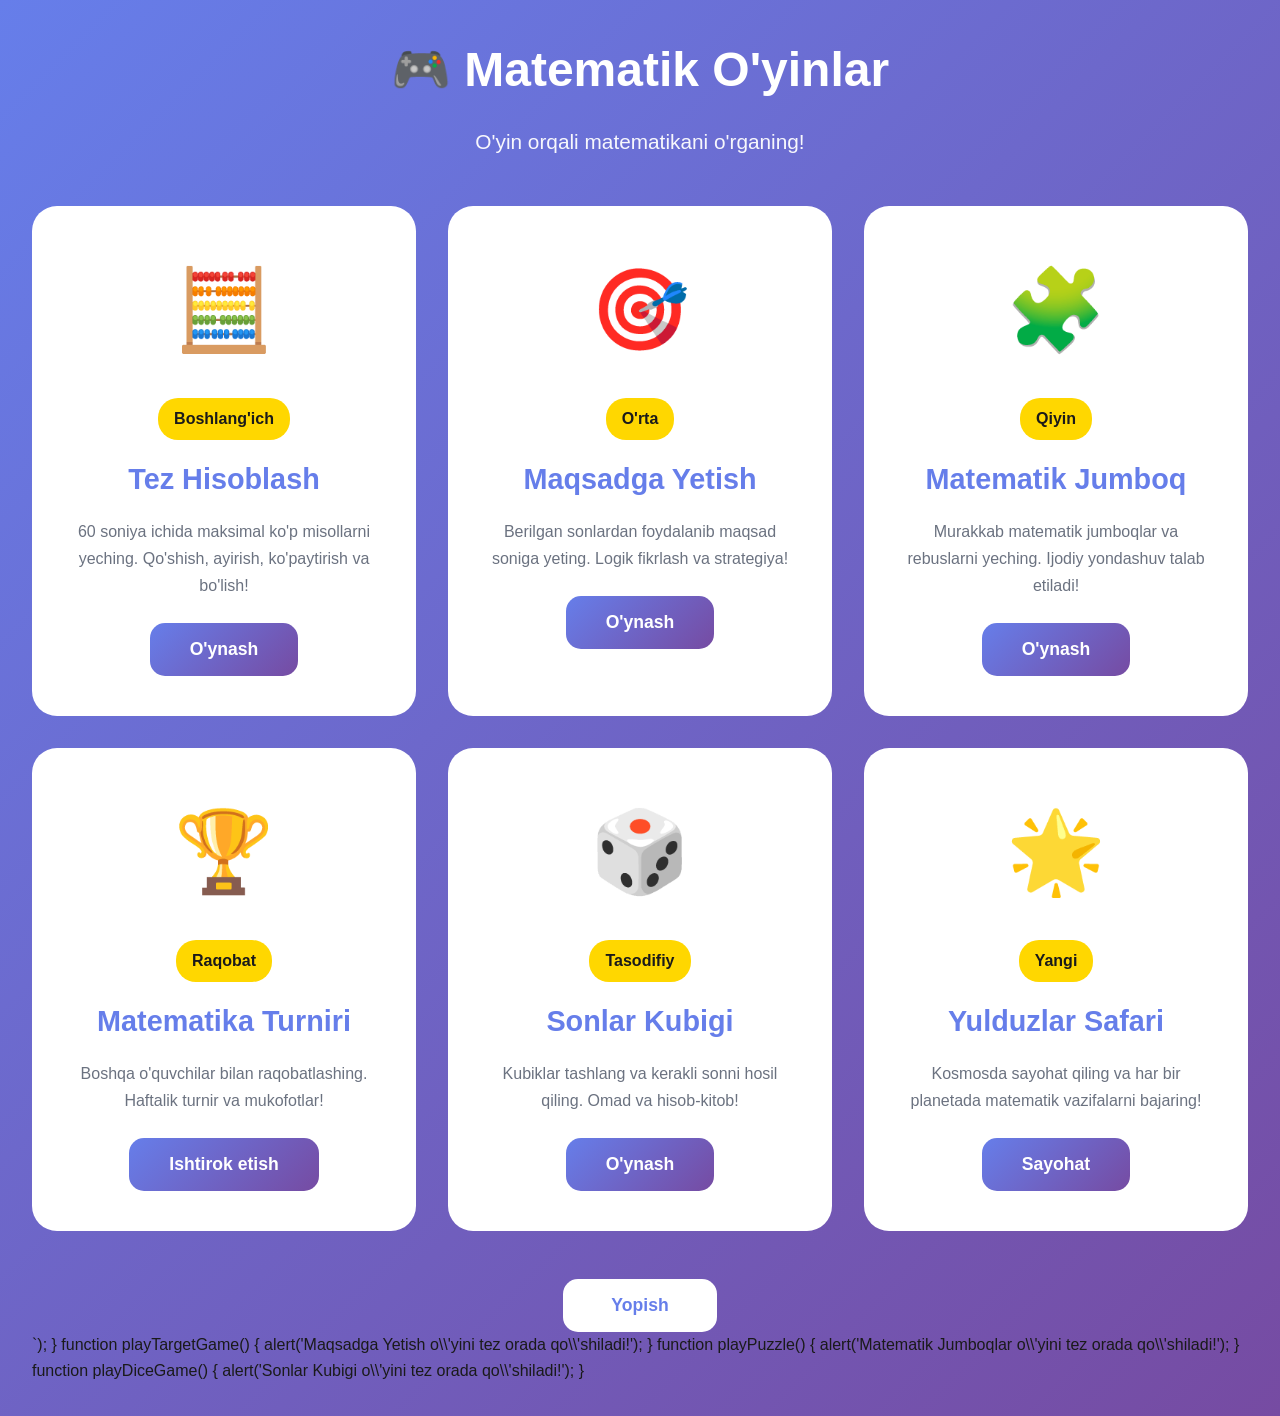
<file: matematik-oyinlar.html>
<!DOCTYPE html>
<html lang="uz">
<head>
    <meta charset="UTF-8">
    <meta name="viewport" content="width=device-width, initial-scale=1.0">
    <title>Matematik O'yinlar - EduPlatform</title>
    <link rel="stylesheet" href="styles.css">
    <style>
        body { background: linear-gradient(135deg, #667eea 0%, #764ba2 100%); min-height: 100vh; padding: 2rem; }
        .game-container { max-width: 1400px; margin: 0 auto; }
        .game-header { text-align: center; color: white; margin-bottom: 3rem; }
        .game-header h1 { font-size: 3rem; margin-bottom: 1rem; }
        .games-grid { display: grid; grid-template-columns: repeat(auto-fit, minmax(350px, 1fr)); gap: 2rem; }
        .game-card { background: white; border-radius: 25px; padding: 2.5rem; text-align: center; transition: all 0.3s ease; }
        .game-card:hover { transform: translateY(-10px); box-shadow: 0 20px 60px rgba(0,0,0,0.3); }
        .game-icon { font-size: 5rem; margin-bottom: 1.5rem; display: block; }
        .game-card h3 { font-size: 1.8rem; color: #667eea; margin-bottom: 1rem; }
        .game-card p { color: #6B7280; margin-bottom: 1.5rem; line-height: 1.7; }
        .btn-play { background: linear-gradient(135deg, #667eea, #764ba2); color: white; padding: 1rem 2.5rem; border: none; border-radius: 15px; cursor: pointer; font-weight: 700; font-size: 1.1rem; }
        .btn-play:hover { transform: scale(1.05); box-shadow: 0 10px 30px rgba(102, 126, 234, 0.4); }
        .score-badge { background: #ffd700; color: #1A1A1A; padding: 0.5rem 1rem; border-radius: 20px; font-weight: 700; display: inline-block; margin-bottom: 1rem; }
    </style>
</head>
<body>
    <div class="game-container">
        <div class="game-header">
            <h1>🎮 Matematik O'yinlar</h1>
            <p style="font-size: 1.3rem; opacity: 0.95;">O'yin orqali matematikani o'rganing!</p>
        </div>

        <div class="games-grid">
            <div class="game-card">
                <span class="game-icon">🧮</span>
                <span class="score-badge">Boshlang'ich</span>
                <h3>Tez Hisoblash</h3>
                <p>60 soniya ichida maksimal ko'p misollarni yeching. Qo'shish, ayirish, ko'paytirish va bo'lish!</p>
                <button class="btn-play" onclick="playQuickMath()">O'ynash</button>
            </div>

            <div class="game-card">
                <span class="game-icon">🎯</span>
                <span class="score-badge">O'rta</span>
                <h3>Maqsadga Yetish</h3>
                <p>Berilgan sonlardan foydalanib maqsad soniga yeting. Logik fikrlash va strategiya!</p>
                <button class="btn-play" onclick="playTargetGame()">O'ynash</button>
            </div>

            <div class="game-card">
                <span class="game-icon">🧩</span>
                <span class="score-badge">Qiyin</span>
                <h3>Matematik Jumboq</h3>
                <p>Murakkab matematik jumboqlar va rebuslarni yeching. Ijodiy yondashuv talab etiladi!</p>
                <button class="btn-play" onclick="playPuzzle()">O'ynash</button>
            </div>

            <div class="game-card">
                <span class="game-icon">🏆</span>
                <span class="score-badge">Raqobat</span>
                <h3>Matematika Turniri</h3>
                <p>Boshqa o'quvchilar bilan raqobatlashing. Haftalik turnir va mukofotlar!</p>
                <button class="btn-play" onclick="alert('Turnir tez orada boshlanadi!')">Ishtirok etish</button>
            </div>

            <div class="game-card">
                <span class="game-icon">🎲</span>
                <span class="score-badge">Tasodifiy</span>
                <h3>Sonlar Kubigi</h3>
                <p>Kubiklar tashlang va kerakli sonni hosil qiling. Omad va hisob-kitob!</p>
                <button class="btn-play" onclick="playDiceGame()">O'ynash</button>
            </div>

            <div class="game-card">
                <span class="game-icon">🌟</span>
                <span class="score-badge">Yangi</span>
                <h3>Yulduzlar Safari</h3>
                <p>Kosmosda sayohat qiling va har bir planetada matematik vazifalarni bajaring!</p>
                <button class="btn-play" onclick="alert('Tez orada qo\'shiladi!')">Sayohat</button>
            </div>
        </div>

        <div style="text-align: center; margin-top: 3rem;">
            <button onclick="window.close()" style="padding: 1rem 3rem; background: white; color: #667eea; border: none; border-radius: 15px; cursor: pointer; font-weight: 700; font-size: 1.1rem;">Yopish</button>
        </div>
    </div>

    <script>
        function playQuickMath() {
            const gameWindow = window.open('', 'QuickMath', 'width=800,height=600');
            gameWindow.document.write(`
                <html>
                <head>
                    <title>Tez Hisoblash</title>
                    <style>
                        body { font-family: Arial; text-align: center; padding: 2rem; background: #f5f7fa; }
                        .question { font-size: 3rem; margin: 2rem 0; color: #667eea; }
                        .timer { font-size: 2rem; color: #f5576c; margin-bottom: 2rem; }
                        input { padding: 1rem; font-size: 2rem; border: 2px solid #667eea; border-radius: 10px; width: 200px; text-align: center; }
                        .score { font-size: 1.5rem; color: #1EB53A; margin-top: 1rem; }
                        button { padding: 1rem 2rem; background: #667eea; color: white; border: none; border-radius: 10px; font-size: 1.2rem; cursor: pointer; margin-top: 1rem; }
                    </style>
                </head>
                <body>
                    <h1>🧮 Tez Hisoblash</h1>
                    <div class="timer">Vaqt: <span id="time">60</span>s</div>
                    <div class="question" id="question"></div>
                    <input type="number" id="answer" autofocus>
                    <button onclick="checkAnswer()">Tekshirish</button>
                    <div class="score">Ball: <span id="score">0</span></div>
                    <script>
                        let timeLeft = 60;
                        let score = 0;
                        let currentAnswer;

                        function newQuestion() {
                            const a = Math.floor(Math.random() * 20) + 1;
                            const b = Math.floor(Math.random() * 20) + 1;
                            const ops = ['+', '-', '×'];
                            const op = ops[Math.floor(Math.random() * ops.length)];
                            
                            document.getElementById('question').textContent = a + ' ' + op + ' ' + b + ' = ?';
                            
                            if (op === '+') currentAnswer = a + b;
                            else if (op === '-') currentAnswer = a - b;
                            else currentAnswer = a * b;
                            
                            document.getElementById('answer').value = '';
                            document.getElementById('answer').focus();
                        }

                        function checkAnswer() {
                            const userAnswer = parseInt(document.getElementById('answer').value);
                            if (userAnswer === currentAnswer) {
                                score++;
                                document.getElementById('score').textContent = score;
                                newQuestion();
                            } else {
                                alert('Noto\\'g\\'ri! To\\'g\\'ri javob: ' + currentAnswer);
                                newQuestion();
                            }
                        }

                        document.getElementById('answer').addEventListener('keypress', (e) => {
                            if (e.key === 'Enter') checkAnswer();
                        });

                        setInterval(() => {
                            timeLeft--;
                            document.getElementById('time').textContent = timeLeft;
                            if (timeLeft === 0) {
                                alert('O\\'yin tugadi! Sizning ballingiz: ' + score);
                                window.close();
                            }
                        }, 1000);

                        newQuestion();
                    </script>
                </body>
                </html>
            `);
        }

        function playTargetGame() {
            alert('Maqsadga Yetish o\\'yini tez orada qo\\'shiladi!');
        }

        function playPuzzle() {
            alert('Matematik Jumboqlar o\\'yini tez orada qo\\'shiladi!');
        }

        function playDiceGame() {
            alert('Sonlar Kubigi o\\'yini tez orada qo\\'shiladi!');
        }
    </script>
</body>
</html>
</file>
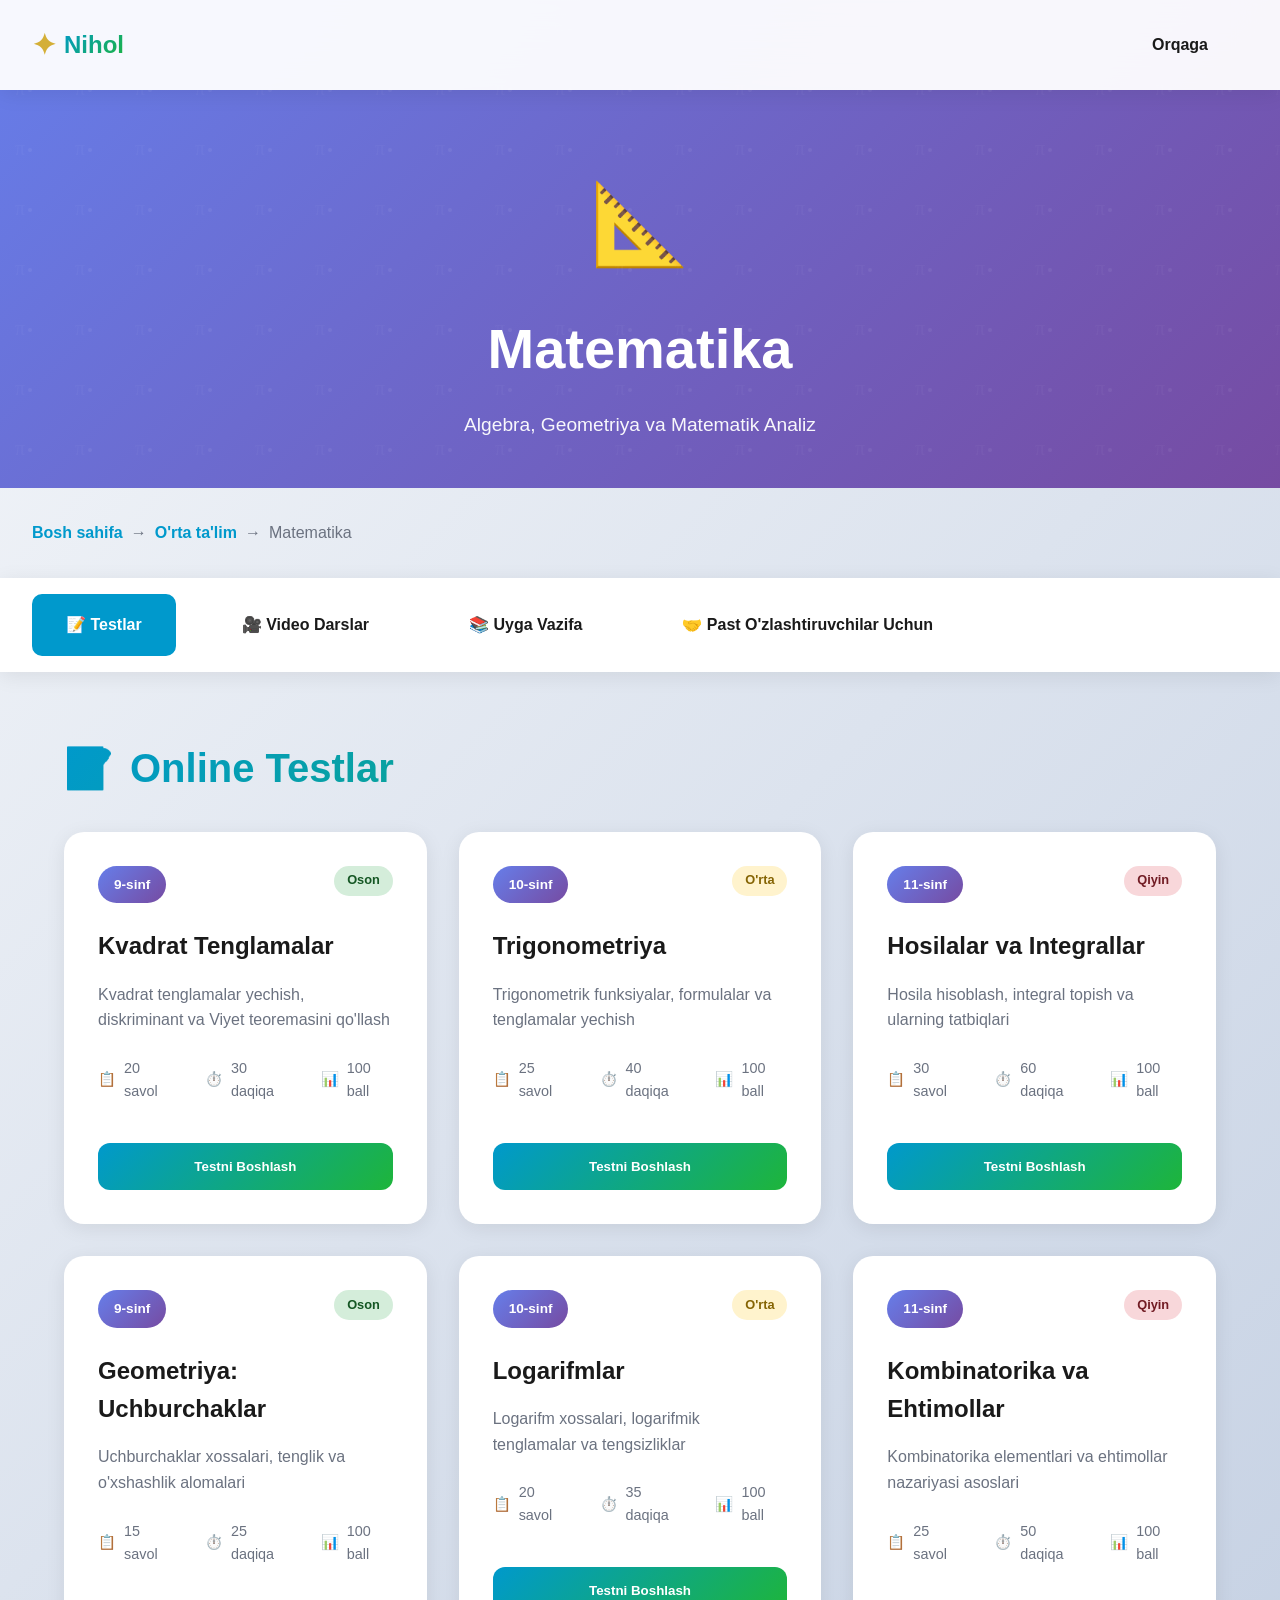
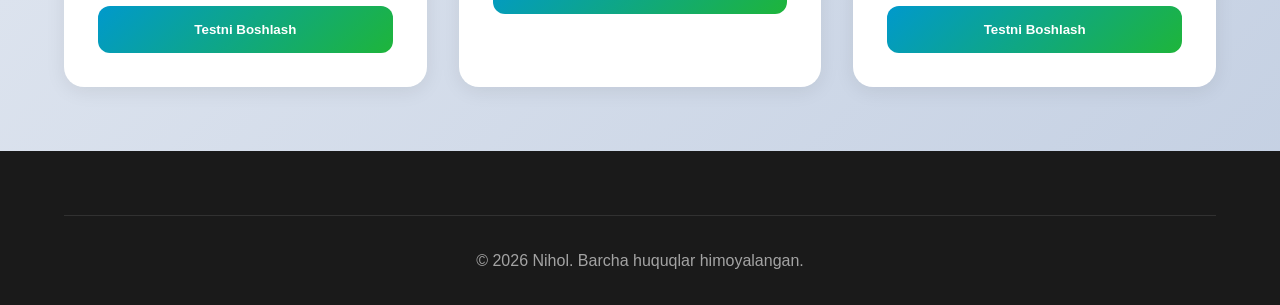
<file: matematika.html>
<!DOCTYPE html>
<html lang="uz">
<head>
    <meta charset="UTF-8">
    <meta name="viewport" content="width=device-width, initial-scale=1.0">
    <title>Matematika - Nihol</title>
    <link rel="stylesheet" href="styles.css">
    <style>
        .subject-page {
            background: linear-gradient(135deg, #f5f7fa 0%, #c3cfe2 100%);
            min-height: 100vh;
        }

        .subject-header {
            padding: 10rem 2rem 3rem;
            background: linear-gradient(135deg, #667eea 0%, #764ba2 100%);
            color: white;
            text-align: center;
            position: relative;
            overflow: hidden;
        }

        .subject-header::before {
            content: '';
            position: absolute;
            top: 0;
            left: 0;
            right: 0;
            bottom: 0;
            background-image: 
                url('data:image/svg+xml,<svg width="60" height="60" xmlns="http://www.w3.org/2000/svg"><circle cx="30" cy="30" r="2" fill="white" opacity="0.2"/><text x="15" y="35" font-size="20" fill="white" opacity="0.1">π</text></svg>');
            opacity: 0.3;
        }

        .subject-header h1 {
            font-size: 3.5rem;
            margin-bottom: 1rem;
            position: relative;
            z-index: 1;
        }

        .subject-icon {
            font-size: 5rem;
            margin-bottom: 1rem;
            display: inline-block;
            animation: float 3s ease-in-out infinite;
        }

        .breadcrumb {
            max-width: 1400px;
            margin: 0 auto;
            padding: 2rem;
            display: flex;
            gap: 0.5rem;
            align-items: center;
            color: #6B7280;
        }

        .breadcrumb a {
            color: var(--uzbek-blue);
            font-weight: 600;
        }

        .breadcrumb a:hover {
            text-decoration: underline;
        }

        .subject-nav {
            background: white;
            padding: 1rem 2rem;
            box-shadow: var(--shadow-md);
            position: sticky;
            top: 80px;
            z-index: 100;
        }

        .subject-nav-container {
            max-width: 1400px;
            margin: 0 auto;
            display: flex;
            gap: 2rem;
            overflow-x: auto;
        }

        .subject-nav-link {
            padding: 1rem 2rem;
            border-radius: 10px;
            font-weight: 600;
            white-space: nowrap;
            transition: all 0.3s ease;
            border: 2px solid transparent;
        }

        .subject-nav-link:hover {
            background: var(--light-blue);
            color: var(--uzbek-blue);
        }

        .subject-nav-link.active {
            background: var(--uzbek-blue);
            color: white;
            border-color: var(--uzbek-blue);
        }

        .content-section {
            max-width: 1400px;
            margin: 0 auto;
            padding: 4rem 2rem;
        }

        .section-title {
            font-size: 2.5rem;
            margin-bottom: 2rem;
            color: var(--dark);
            display: flex;
            align-items: center;
            gap: 1rem;
        }

        .section-title-icon {
            font-size: 2.5rem;
        }

        /* Test Cards */
        .test-grid {
            display: grid;
            grid-template-columns: repeat(auto-fill, minmax(350px, 1fr));
            gap: 2rem;
            margin-top: 2rem;
        }

        .test-card {
            background: white;
            border-radius: 20px;
            padding: 2rem;
            box-shadow: var(--shadow-md);
            transition: all 0.4s ease;
            border: 2px solid transparent;
        }

        .test-card:hover {
            transform: translateY(-10px);
            box-shadow: var(--shadow-xl);
            border-color: var(--uzbek-blue);
        }

        .test-header {
            display: flex;
            justify-content: space-between;
            align-items: start;
            margin-bottom: 1.5rem;
        }

        .test-badge {
            background: linear-gradient(135deg, #667eea, #764ba2);
            color: white;
            padding: 0.5rem 1rem;
            border-radius: 20px;
            font-size: 0.85rem;
            font-weight: 700;
        }

        .test-difficulty {
            padding: 0.3rem 0.8rem;
            border-radius: 15px;
            font-size: 0.8rem;
            font-weight: 600;
        }

        .difficulty-easy {
            background: #d4edda;
            color: #155724;
        }

        .difficulty-medium {
            background: #fff3cd;
            color: #856404;
        }

        .difficulty-hard {
            background: #f8d7da;
            color: #721c24;
        }

        .test-card h3 {
            font-size: 1.5rem;
            margin-bottom: 1rem;
            color: var(--dark);
        }

        .test-info {
            display: flex;
            gap: 2rem;
            margin: 1.5rem 0;
            color: var(--gray);
            font-size: 0.9rem;
        }

        .test-info-item {
            display: flex;
            align-items: center;
            gap: 0.5rem;
        }

        .test-button {
            width: 100%;
            padding: 1rem;
            background: var(--gradient-primary);
            color: white;
            border: none;
            border-radius: 12px;
            font-weight: 700;
            cursor: pointer;
            transition: all 0.3s ease;
            margin-top: 1rem;
        }

        .test-button:hover {
            transform: translateY(-2px);
            box-shadow: var(--shadow-md);
        }

        /* Video Cards */
        .video-grid {
            display: grid;
            grid-template-columns: repeat(auto-fill, minmax(380px, 1fr));
            gap: 2.5rem;
            margin-top: 2rem;
        }

        .video-card {
            background: white;
            border-radius: 20px;
            overflow: hidden;
            box-shadow: var(--shadow-md);
            transition: all 0.4s ease;
        }

        .video-card:hover {
            transform: translateY(-10px);
            box-shadow: var(--shadow-xl);
        }

        .video-thumbnail {
            position: relative;
            height: 220px;
            background: linear-gradient(135deg, #667eea, #764ba2);
            display: flex;
            align-items: center;
            justify-content: center;
            overflow: hidden;
        }

        .video-thumbnail::before {
            content: '';
            position: absolute;
            width: 100%;
            height: 100%;
            background: radial-gradient(circle, rgba(255,255,255,0.1) 0%, transparent 70%);
        }

        .video-play-icon {
            font-size: 4rem;
            color: white;
            z-index: 1;
            transition: all 0.3s ease;
        }

        .video-card:hover .video-play-icon {
            transform: scale(1.2);
        }

        .video-duration {
            position: absolute;
            bottom: 1rem;
            right: 1rem;
            background: rgba(0, 0, 0, 0.8);
            color: white;
            padding: 0.5rem 1rem;
            border-radius: 8px;
            font-size: 0.9rem;
            font-weight: 600;
        }

        .video-content {
            padding: 1.5rem;
        }

        .video-category {
            display: inline-block;
            background: var(--light-blue);
            color: var(--uzbek-blue);
            padding: 0.4rem 1rem;
            border-radius: 15px;
            font-size: 0.8rem;
            font-weight: 600;
            margin-bottom: 1rem;
        }

        .video-card h3 {
            font-size: 1.3rem;
            margin-bottom: 0.8rem;
            color: var(--dark);
        }

        .video-description {
            color: var(--gray);
            font-size: 0.95rem;
            line-height: 1.6;
            margin-bottom: 1rem;
        }

        .video-meta {
            display: flex;
            justify-content: space-between;
            align-items: center;
            color: var(--gray);
            font-size: 0.85rem;
            padding-top: 1rem;
            border-top: 2px solid var(--light-gray);
        }

        /* Homework Section */
        .homework-list {
            display: flex;
            flex-direction: column;
            gap: 1.5rem;
            margin-top: 2rem;
        }

        .homework-item {
            background: white;
            border-radius: 15px;
            padding: 2rem;
            box-shadow: var(--shadow-md);
            display: grid;
            grid-template-columns: auto 1fr auto;
            gap: 2rem;
            align-items: center;
            transition: all 0.3s ease;
        }

        .homework-item:hover {
            box-shadow: var(--shadow-lg);
            transform: translateX(5px);
        }

        .homework-number {
            width: 60px;
            height: 60px;
            background: var(--gradient-primary);
            color: white;
            border-radius: 50%;
            display: flex;
            align-items: center;
            justify-content: center;
            font-size: 1.5rem;
            font-weight: 800;
        }

        .homework-details h3 {
            font-size: 1.4rem;
            margin-bottom: 0.5rem;
            color: var(--dark);
        }

        .homework-tags {
            display: flex;
            gap: 1rem;
            margin-top: 0.8rem;
        }

        .homework-tag {
            padding: 0.3rem 0.8rem;
            background: var(--light-gray);
            border-radius: 10px;
            font-size: 0.85rem;
            color: var(--gray);
        }

        .homework-action {
            display: flex;
            gap: 1rem;
        }

        .homework-btn {
            padding: 0.8rem 1.5rem;
            border-radius: 10px;
            font-weight: 600;
            cursor: pointer;
            border: none;
            transition: all 0.3s ease;
        }

        .btn-download {
            background: var(--uzbek-green);
            color: white;
        }

        .btn-download:hover {
            background: #16a834;
            transform: translateY(-2px);
        }

        .btn-upload {
            background: var(--light-blue);
            color: var(--uzbek-blue);
        }

        .btn-upload:hover {
            background: var(--uzbek-blue);
            color: white;
        }

        /* Support Section for Struggling Students */
        .support-grid {
            display: grid;
            grid-template-columns: repeat(auto-fit, minmax(300px, 1fr));
            gap: 2rem;
            margin-top: 2rem;
        }

        .support-card {
            background: white;
            border-radius: 20px;
            padding: 2.5rem;
            box-shadow: var(--shadow-md);
            text-align: center;
            transition: all 0.4s ease;
            border: 3px solid transparent;
        }

        .support-card:hover {
            transform: translateY(-10px);
            border-color: var(--uzbek-green);
            box-shadow: var(--shadow-xl);
        }

        .support-icon {
            font-size: 4rem;
            margin-bottom: 1.5rem;
            display: block;
        }

        .support-card h3 {
            font-size: 1.6rem;
            margin-bottom: 1rem;
            color: var(--dark);
        }

        .support-card p {
            color: var(--gray);
            line-height: 1.7;
            margin-bottom: 1.5rem;
        }

        .support-card ul {
            text-align: left;
            margin-bottom: 1.5rem;
        }

        .support-card li {
            padding: 0.5rem 0;
            color: var(--gray);
        }

        .support-card li::before {
            content: '✓';
            color: var(--uzbek-green);
            font-weight: bold;
            margin-right: 0.5rem;
        }

        /* Hidden sections */
        .content-section {
            display: none;
        }

        .content-section.active {
            display: block;
            animation: fadeInUp 0.5s ease-out;
        }

        @media (max-width: 768px) {
            .subject-header h1 {
                font-size: 2.5rem;
            }

            .test-grid, .video-grid {
                grid-template-columns: 1fr;
            }

            .homework-item {
                grid-template-columns: 1fr;
                text-align: center;
            }

            .homework-action {
                justify-content: center;
            }
        }
    </style>
</head>
<body class="subject-page">
    <nav class="navbar">
        <div class="nav-container">
            <a href="index.html" class="logo">
                <span class="logo-icon">✦</span>
                <span class="logo-text">Nihol</span>
            </a>
            <a href="orta-talim.html" class="btn btn-primary">Orqaga</a>
        </div>
    </nav>

    <div class="subject-header">
        <div class="subject-icon">📐</div>
        <h1>Matematika</h1>
        <p style="font-size: 1.2rem; opacity: 0.95;">Algebra, Geometriya va Matematik Analiz</p>
    </div>

    <div class="breadcrumb">
        <a href="index.html">Bosh sahifa</a>
        <span>→</span>
        <a href="orta-talim.html">O'rta ta'lim</a>
        <span>→</span>
        <span>Matematika</span>
    </div>

    <nav class="subject-nav">
        <div class="subject-nav-container">
            <a href="#testlar" class="subject-nav-link active" onclick="showSection('testlar')">📝 Testlar</a>
            <a href="#video-darslar" class="subject-nav-link" onclick="showSection('video-darslar')">🎥 Video Darslar</a>
            <a href="#uyga-vazifa" class="subject-nav-link" onclick="showSection('uyga-vazifa')">📚 Uyga Vazifa</a>
            <a href="#qollab-quvvatlash" class="subject-nav-link" onclick="showSection('qollab-quvvatlash')">🤝 Past O'zlashtiruvchilar Uchun</a>
        </div>
    </nav>

    <!-- Testlar Section -->
    <section id="testlar" class="content-section active">
        <div class="container">
            <h2 class="section-title">
                <span class="section-title-icon">📝</span>
                Online Testlar
            </h2>
            <div class="test-grid">
                <div class="test-card">
                    <div class="test-header">
                        <span class="test-badge">9-sinf</span>
                        <span class="test-difficulty difficulty-easy">Oson</span>
                    </div>
                    <h3>Kvadrat Tenglamalar</h3>
                    <p style="color: var(--gray);">Kvadrat tenglamalar yechish, diskriminant va Viyet teoremasini qo'llash</p>
                    <div class="test-info">
                        <div class="test-info-item">
                            <span>📋</span>
                            <span>20 savol</span>
                        </div>
                        <div class="test-info-item">
                            <span>⏱️</span>
                            <span>30 daqiqa</span>
                        </div>
                        <div class="test-info-item">
                            <span>📊</span>
                            <span>100 ball</span>
                        </div>
                    </div>
                    <button class="test-button" onclick="startTest('kvadrat-tenglamalar', '9-sinf: Kvadrat Tenglamalar', 20)">Testni Boshlash</button>
                </div>

                <div class="test-card">
                    <div class="test-header">
                        <span class="test-badge">10-sinf</span>
                        <span class="test-difficulty difficulty-medium">O'rta</span>
                    </div>
                    <h3>Trigonometriya</h3>
                    <p style="color: var(--gray);">Trigonometrik funksiyalar, formulalar va tenglamalar yechish</p>
                    <div class="test-info">
                        <div class="test-info-item">
                            <span>📋</span>
                            <span>25 savol</span>
                        </div>
                        <div class="test-info-item">
                            <span>⏱️</span>
                            <span>40 daqiqa</span>
                        </div>
                        <div class="test-info-item">
                            <span>📊</span>
                            <span>100 ball</span>
                        </div>
                    </div>
                    <button class="test-button" onclick="startTest('trigonometriya', '10-sinf: Trigonometriya', 25)">Testni Boshlash</button>
                </div>

                <div class="test-card">
                    <div class="test-header">
                        <span class="test-badge">11-sinf</span>
                        <span class="test-difficulty difficulty-hard">Qiyin</span>
                    </div>
                    <h3>Hosilalar va Integrallar</h3>
                    <p style="color: var(--gray);">Hosila hisoblash, integral topish va ularning tatbiqlari</p>
                    <div class="test-info">
                        <div class="test-info-item">
                            <span>📋</span>
                            <span>30 savol</span>
                        </div>
                        <div class="test-info-item">
                            <span>⏱️</span>
                            <span>60 daqiqa</span>
                        </div>
                        <div class="test-info-item">
                            <span>📊</span>
                            <span>100 ball</span>
                        </div>
                    </div>
                    <button class="test-button" onclick="startTest('hosilalar', '11-sinf: Hosilalar va Integrallar', 30)">Testni Boshlash</button>
                </div>

                <div class="test-card">
                    <div class="test-header">
                        <span class="test-badge">9-sinf</span>
                        <span class="test-difficulty difficulty-easy">Oson</span>
                    </div>
                    <h3>Geometriya: Uchburchaklar</h3>
                    <p style="color: var(--gray);">Uchburchaklar xossalari, tenglik va o'xshashlik alomalari</p>
                    <div class="test-info">
                        <div class="test-info-item">
                            <span>📋</span>
                            <span>15 savol</span>
                        </div>
                        <div class="test-info-item">
                            <span>⏱️</span>
                            <span>25 daqiqa</span>
                        </div>
                        <div class="test-info-item">
                            <span>📊</span>
                            <span>100 ball</span>
                        </div>
                    </div>
                    <button class="test-button">Testni Boshlash</button>
                </div>

                <div class="test-card">
                    <div class="test-header">
                        <span class="test-badge">10-sinf</span>
                        <span class="test-difficulty difficulty-medium">O'rta</span>
                    </div>
                    <h3>Logarifmlar</h3>
                    <p style="color: var(--gray);">Logarifm xossalari, logarifmik tenglamalar va tengsizliklar</p>
                    <div class="test-info">
                        <div class="test-info-item">
                            <span>📋</span>
                            <span>20 savol</span>
                        </div>
                        <div class="test-info-item">
                            <span>⏱️</span>
                            <span>35 daqiqa</span>
                        </div>
                        <div class="test-info-item">
                            <span>📊</span>
                            <span>100 ball</span>
                        </div>
                    </div>
                    <button class="test-button">Testni Boshlash</button>
                </div>

                <div class="test-card">
                    <div class="test-header">
                        <span class="test-badge">11-sinf</span>
                        <span class="test-difficulty difficulty-hard">Qiyin</span>
                    </div>
                    <h3>Kombinatorika va Ehtimollar</h3>
                    <p style="color: var(--gray);">Kombinatorika elementlari va ehtimollar nazariyasi asoslari</p>
                    <div class="test-info">
                        <div class="test-info-item">
                            <span>📋</span>
                            <span>25 savol</span>
                        </div>
                        <div class="test-info-item">
                            <span>⏱️</span>
                            <span>50 daqiqa</span>
                        </div>
                        <div class="test-info-item">
                            <span>📊</span>
                            <span>100 ball</span>
                        </div>
                    </div>
                    <button class="test-button">Testni Boshlash</button>
                </div>
            </div>
        </div>
    </section>

    <!-- Video Darslar Section -->
    <section id="video-darslar" class="content-section">
        <div class="container">
            <h2 class="section-title">
                <span class="section-title-icon">🎥</span>
                Video Darslar
            </h2>
            <div class="video-grid">
                <div class="video-card">
                    <div class="video-thumbnail">
                        <div class="video-play-icon">▶</div>
                        <div class="video-duration">25:30</div>
                    </div>
                    <div class="video-content">
                        <span class="video-category">9-sinf · Algebra</span>
                        <h3>Kvadrat Tenglamalar - 1-dars</h3>
                        <p class="video-description">Kvadrat tenglamalar haqida tushuncha. Diskriminant va uning xossalari.</p>
                        <div class="video-meta">
                            <span>👁️ 15,240 ko'rish</span>
                            <span>⭐ 4.8/5</span>
                        </div>
                    </div>
                </div>

                <div class="video-card">
                    <div class="video-thumbnail">
                        <div class="video-play-icon">▶</div>
                        <div class="video-duration">32:15</div>
                    </div>
                    <div class="video-content">
                        <span class="video-category">10-sinf · Trigonometriya</span>
                        <h3>Trigonometrik Funksiyalar</h3>
                        <p class="video-description">Sinus, kosinus, tangens va kotangens funksiyalarining grafiklari.</p>
                        <div class="video-meta">
                            <span>👁️ 12,850 ko'rish</span>
                            <span>⭐ 4.9/5</span>
                        </div>
                    </div>
                </div>

                <div class="video-card">
                    <div class="video-thumbnail">
                        <div class="video-play-icon">▶</div>
                        <div class="video-duration">28:45</div>
                    </div>
                    <div class="video-content">
                        <span class="video-category">11-sinf · Analiz</span>
                        <h3>Hosilalar va Ularning Tatbiqi</h3>
                        <p class="video-description">Hosila tushunchasi, geometrik va fizik ma'nosi, hisoblash qoidalari.</p>
                        <div class="video-meta">
                            <span>👁️ 18,920 ko'rish</span>
                            <span>⭐ 5.0/5</span>
                        </div>
                    </div>
                </div>

                <div class="video-card">
                    <div class="video-thumbnail">
                        <div class="video-play-icon">▶</div>
                        <div class="video-duration">22:10</div>
                    </div>
                    <div class="video-content">
                        <span class="video-category">9-sinf · Geometriya</span>
                        <h3>Uchburchaklar va Ularning Xossalari</h3>
                        <p class="video-description">Uchburchaklarning turlari, mediana, bissektrisa va balandlik.</p>
                        <div class="video-meta">
                            <span>👁️ 14,560 ko'rish</span>
                            <span>⭐ 4.7/5</span>
                        </div>
                    </div>
                </div>

                <div class="video-card">
                    <div class="video-thumbnail">
                        <div class="video-play-icon">▶</div>
                        <div class="video-duration">35:20</div>
                    </div>
                    <div class="video-content">
                        <span class="video-category">10-sinf · Algebra</span>
                        <h3>Logarifmlar va Ularning Xossalari</h3>
                        <p class="video-description">Logarifm tushunchasi, asosiy xossalar va amaliy masalalar.</p>
                        <div class="video-meta">
                            <span>👁️ 11,230 ko'rish</span>
                            <span>⭐ 4.8/5</span>
                        </div>
                    </div>
                </div>

                <div class="video-card">
                    <div class="video-thumbnail">
                        <div class="video-play-icon">▶</div>
                        <div class="video-duration">30:50</div>
                    </div>
                    <div class="video-content">
                        <span class="video-category">11-sinf · Ehtimollar</span>
                        <h3>Kombinatorika Asoslari</h3>
                        <p class="video-description">O'rin almashtirishlar, o'rinlashtirishlar va kombinatsiyalar.</p>
                        <div class="video-meta">
                            <span>👁️ 9,840 ko'rish</span>
                            <span>⭐ 4.6/5</span>
                        </div>
                    </div>
                </div>
            </div>
        </div>
    </section>

    <!-- Uyga Vazifa Section -->
    <section id="uyga-vazifa" class="content-section">
        <div class="container">
            <h2 class="section-title">
                <span class="section-title-icon">📚</span>
                Uyga Vazifa
            </h2>
            <div class="homework-list">
                <div class="homework-item">
                    <div class="homework-number">1</div>
                    <div class="homework-details">
                        <h3>9-sinf: Kvadrat Tenglamalar - Amaliy Mashqlar</h3>
                        <p style="color: var(--gray);">50 ta turli darajadagi kvadrat tenglamalar to'plami</p>
                        <div class="homework-tags">
                            <span class="homework-tag">📅 Muddati: 7 kun</span>
                            <span class="homework-tag">📊 Ball: 50</span>
                            <span class="homework-tag">📁 PDF format</span>
                        </div>
                    </div>
                    <div class="homework-action">
                        <button class="homework-btn btn-download" onclick="downloadHomework('kvadrat-tenglamalar.pdf', 'Kvadrat Tenglamalar Mashqlari')">📥 Yuklab olish</button>
                        <button class="homework-btn btn-upload" onclick="uploadHomework('hw1')">📤 Topshirish</button>
                    </div>
                </div>

                <div class="homework-item">
                    <div class="homework-number">2</div>
                    <div class="homework-details">
                        <h3>10-sinf: Trigonometriya - Grafik Chizish</h3>
                        <p style="color: var(--gray);">Trigonometrik funksiyalar grafiklarini yasash bo'yicha topshiriqlar</p>
                        <div class="homework-tags">
                            <span class="homework-tag">📅 Muddati: 10 kun</span>
                            <span class="homework-tag">📊 Ball: 60</span>
                            <span class="homework-tag">📁 PDF format</span>
                        </div>
                    </div>
                    <div class="homework-action">
                        <button class="homework-btn btn-download" onclick="downloadHomework('trigonometriya-grafik.pdf', 'Trigonometriya Grafiklar')">📥 Yuklab olish</button>
                        <button class="homework-btn btn-upload" onclick="uploadHomework('hw2')">📤 Topshirish</button>
                    </div>
                </div>

                <div class="homework-item">
                    <div class="homework-number">3</div>
                    <div class="homework-details">
                        <h3>11-sinf: Hosilalar - Amaliy Masalalar</h3>
                        <p style="color: var(--gray);">Turli funksiyalar hosilasini topish va tatbiq etish</p>
                        <div class="homework-tags">
                            <span class="homework-tag">📅 Muddati: 14 kun</span>
                            <span class="homework-tag">📊 Ball: 70</span>
                            <span class="homework-tag">📁 PDF format</span>
                        </div>
                    </div>
                    <div class="homework-action">
                        <button class="homework-btn btn-download" onclick="downloadHomework('hosilalar.pdf', 'Hosilalar Masalalari')">📥 Yuklab olish</button>
                        <button class="homework-btn btn-upload" onclick="uploadHomework('hw3')">📤 Topshirish</button>
                    </div>
                </div>

                <div class="homework-item">
                    <div class="homework-number">4</div>
                    <div class="homework-details">
                        <h3>9-sinf: Geometriya - Uchburchaklar Xossalari</h3>
                        <p style="color: var(--gray);">Uchburchaklar, ularning xossalari va isbot masalalari</p>
                        <div class="homework-tags">
                            <span class="homework-tag">📅 Muddati: 7 kun</span>
                            <span class="homework-tag">📊 Ball: 55</span>
                            <span class="homework-tag">📁 PDF format</span>
                        </div>
                    </div>
                    <div class="homework-action">
                        <button class="homework-btn btn-download">📥 Yuklab olish</button>
                        <button class="homework-btn btn-upload">📤 Topshirish</button>
                    </div>
                </div>

                <div class="homework-item">
                    <div class="homework-number">5</div>
                    <div class="homework-details">
                        <h3>10-sinf: Logarifmlar - Tenglamalar va Tengsizliklar</h3>
                        <p style="color: var(--gray);">Logarifmik tenglamalar va tengsizliklarni yechish</p>
                        <div class="homework-tags">
                            <span class="homework-tag">📅 Muddati: 12 kun</span>
                            <span class="homework-tag">📊 Ball: 65</span>
                            <span class="homework-tag">📁 PDF format</span>
                        </div>
                    </div>
                    <div class="homework-action">
                        <button class="homework-btn btn-download">📥 Yuklab olish</button>
                        <button class="homework-btn btn-upload">📤 Topshirish</button>
                    </div>
                </div>
            </div>
        </div>
    </section>

    <!-- Past O'zlashtiruvchilar Uchun Section -->
    <section id="qollab-quvvatlash" class="content-section">
        <div class="container">
            <h2 class="section-title">
                <span class="section-title-icon">🤝</span>
                Past O'zlashtiruvchi O'quvchilar Uchun Qo'llab-quvvatlash
            </h2>
            <div class="support-grid">
                <div class="support-card">
                    <span class="support-icon">📖</span>
                    <h3>Soddalashtirilgan Darsliklar</h3>
                    <p>Murakkab mavzularni oson tilda tushuntirish. Qadamma-qadam yondashuv.</p>
                    <ul>
                        <li>Oddiy misol va vazifalar</li>
                        <li>Ko'rgazmali materialar</li>
                        <li>Bosqichma-bosqich tahlil</li>
                        <li>Amaliy mashqlar</li>
                    </ul>
                    <button class="btn btn-hero-primary" style="width: 100%;" onclick="openSimplifiedLessons()">Boshlash</button>
                </div>

                <div class="support-card">
                    <span class="support-icon">👨‍🏫</span>
                    <h3>Shaxsiy Repetitor</h3>
                    <p>Tajribali o'qituvchilar bilan bir-birlik darslar. Individual yondashuv.</p>
                    <ul>
                        <li>Haftada 2 marta dars</li>
                        <li>45 daqiqalik dars</li>
                        <li>Shaxsiy dastur</li>
                        <li>Doimiy monitoring</li>
                    </ul>
                    <button class="btn btn-hero-primary" style="width: 100%;" onclick="registerForTutor()">Yozilish</button>
                </div>

                <div class="support-card">
                    <span class="support-icon">🎮</span>
                    <h3>Interaktiv O'yinlar</h3>
                    <p>O'yin orqali o'rganish. Qiziqarli va samarali ta'lim usuli.</p>
                    <ul>
                        <li>Matematik o'yinlar</li>
                        <li>Rebuslar va jumboqlar</li>
                        <li>Raqobat rejimlari</li>
                        <li>Mukofot tizimi</li>
                    </ul>
                    <button class="btn btn-hero-primary" style="width: 100%;" onclick="playMathGames()">O'ynash</button>
                </div>

                <div class="support-card">
                    <span class="support-icon">📝</span>
                    <h3>Qo'shimcha Mashqlar</h3>
                    <p>Asosiy bilimlarni mustahkamlash uchun maxsus topshiriqlar.</p>
                    <ul>
                        <li>Oson darajali testlar</li>
                        <li>Takroriy mashqlar</li>
                        <li>Video yechimlar</li>
                        <li>Tez-tez xato qilinadigan masalalar</li>
                    </ul>
                    <button class="btn btn-hero-primary" style="width: 100%;">Mashq qilish</button>
                </div>

                <div class="support-card">
                    <span class="support-icon">💬</span>
                    <h3>Guruhli Mashg'ulotlar</h3>
                    <p>Kichik guruhlarda o'rganish. O'quvchilar bilan tajriba almashish.</p>
                    <ul>
                        <li>5-7 kishilik guruhlar</li>
                        <li>Haftada 3 marta</li>
                        <li>Ijtimoiy o'rganish</li>
                        <li>Hamkorlikda ishlash</li>
                    </ul>
                    <button class="btn btn-hero-primary" style="width: 100%;">Guruhga qo'shilish</button>
                </div>

                <div class="support-card">
                    <span class="support-icon">📊</span>
                    <h3>Progress Kuzatuvi</h3>
                    <p>O'quvchi natijalarini doimiy kuzatish va tahlil qilish.</p>
                    <ul>
                        <li>Haftalik hisobotlar</li>
                        <li>Grafik ko'rsatkichlar</li>
                        <li>Ota-onalar bilan aloqa</li>
                        <li>Individual tavsiyalar</li>
                    </ul>
                    <button class="btn btn-hero-primary" style="width: 100%;">Ko'rish</button>
                </div>
            </div>
        </div>
    </section>

    <footer class="footer">
        <div class="container">
            <div class="footer-bottom">
                <p>&copy; 2026 Nihol. Barcha huquqlar himoyalangan.</p>
            </div>
        </div>
    </footer>

    <script src="script.js"></script>
    <script>
        function showSection(sectionId) {
            document.querySelectorAll('.content-section').forEach(section => {
                section.classList.remove('active');
            });
            document.querySelectorAll('.subject-nav-link').forEach(link => {
                link.classList.remove('active');
            });
            document.getElementById(sectionId).classList.add('active');
            event.target.classList.add('active');
            window.scrollTo({ top: 400, behavior: 'smooth' });
        }

        // Test Data
        const testQuestions = {
            'kvadrat-tenglamalar': [
                { question: 'x² - 5x + 6 = 0 tenglamani yeching', options: ['x = 2, x = 3', 'x = 1, x = 6', 'x = -2, x = -3', 'x = 0, x = 5'], correct: 0 },
                { question: 'x² + 6x + 9 = 0 tenglamaning ildizlari yig\'indisini toping', options: ['-6', '6', '9', '-9'], correct: 0 },
                { question: 'x² - 4 = 0 tenglamani yeching', options: ['x = ±2', 'x = ±4', 'x = 2', 'x = 4'], correct: 0 },
                { question: '2x² - 8x = 0 tenglamaning ildizlari ko\'paytmasini toping', options: ['0', '4', '8', '-8'], correct: 0 },
                { question: 'x² + x - 12 = 0 tenglamani yeching', options: ['x = 3, x = -4', 'x = -3, x = 4', 'x = 2, x = 6', 'x = -2, x = -6'], correct: 0 }
            ],
            'trigonometriya': [
                { question: 'sin²α + cos²α ning qiymati nechaga teng?', options: ['1', '0', '2', '-1'], correct: 0 },
                { question: 'sin 30° ning qiymati', options: ['1/2', '√3/2', '1', '0'], correct: 0 },
                { question: 'cos 0° ning qiymati', options: ['1', '0', '-1', '1/2'], correct: 0 },
                { question: 'tg 45° ning qiymati', options: ['1', '0', '√3', '1/2'], correct: 0 },
                { question: 'sin 90° ning qiymati', options: ['1', '0', '-1', '1/2'], correct: 0 }
            ],
            'hosilalar': [
                { question: 'y = x³ funksiyaning hosilasini toping', options: ['3x²', 'x²', '3x', 'x³'], correct: 0 },
                { question: 'y = 5x + 3 funksiyaning hosilasi', options: ['5', '3', '5x', '8'], correct: 0 },
                { question: 'y = sin(x) funksiyaning hosilasi', options: ['cos(x)', '-cos(x)', 'sin(x)', '-sin(x)'], correct: 0 },
                { question: 'y = eˣ funksiyaning hosilasi', options: ['eˣ', 'x·eˣ', 'eˣ⁻¹', '1'], correct: 0 },
                { question: 'y = ln(x) funksiyaning hosilasi', options: ['1/x', 'x', 'ln(x)', '1'], correct: 0 }
            ]
        };

        let currentTest = null;
        let currentQuestionIndex = 0;
        let score = 0;
        let userAnswers = [];

        function startTest(testId, testName, totalQuestions) {
            currentTest = testId;
            currentQuestionIndex = 0;
            score = 0;
            userAnswers = [];
            
            const questions = testQuestions[testId] || [];
            if (questions.length === 0) {
                alert('Bu test hozircha mavjud emas. Tez orada qo\'shiladi!');
                return;
            }

            // Create test modal
            const modal = document.createElement('div');
            modal.id = 'test-modal';
            modal.style.cssText = `
                position: fixed; top: 0; left: 0; right: 0; bottom: 0;
                background: rgba(0,0,0,0.8); z-index: 10000;
                display: flex; align-items: center; justify-content: center;
                animation: fadeIn 0.3s ease;
            `;
            
            modal.innerHTML = `
                <div style="background: white; border-radius: 25px; max-width: 800px; width: 90%; max-height: 90vh; overflow-y: auto; padding: 3rem; position: relative;">
                    <button onclick="closeTest()" style="position: absolute; top: 1.5rem; right: 1.5rem; background: #f3f4f6; border: none; width: 40px; height: 40px; border-radius: 50%; cursor: pointer; font-size: 1.5rem; display: flex; align-items: center; justify-content: center;">×</button>
                    
                    <h2 style="color: #667eea; margin-bottom: 1rem; font-size: 2rem;">${testName}</h2>
                    <div style="background: linear-gradient(135deg, #667eea, #764ba2); height: 8px; border-radius: 10px; margin-bottom: 2rem; overflow: hidden;">
                        <div id="progress-bar" style="height: 100%; background: #ffd700; width: 0%; transition: width 0.3s ease;"></div>
                    </div>
                    
                    <div id="test-content"></div>
                </div>
            `;
            
            document.body.appendChild(modal);
            document.body.style.overflow = 'hidden';
            showQuestion();
        }

        function showQuestion() {
            const questions = testQuestions[currentTest];
            const question = questions[currentQuestionIndex];
            const progress = ((currentQuestionIndex + 1) / questions.length) * 100;
            
            document.getElementById('progress-bar').style.width = progress + '%';
            
            const content = document.getElementById('test-content');
            content.innerHTML = `
                <div style="margin-bottom: 2rem;">
                    <p style="color: #6B7280; margin-bottom: 0.5rem;">Savol ${currentQuestionIndex + 1} / ${questions.length}</p>
                    <h3 style="font-size: 1.5rem; color: #1A1A1A; margin-bottom: 2rem;">${question.question}</h3>
                    
                    <div style="display: flex; flex-direction: column; gap: 1rem;">
                        ${question.options.map((option, index) => `
                            <button onclick="selectAnswer(${index})" style="
                                padding: 1.5rem;
                                border: 2px solid #e5e7eb;
                                border-radius: 15px;
                                background: white;
                                text-align: left;
                                cursor: pointer;
                                transition: all 0.3s ease;
                                font-size: 1.1rem;
                            " onmouseover="this.style.borderColor='#667eea'; this.style.background='#f0f4ff';" onmouseout="this.style.borderColor='#e5e7eb'; this.style.background='white';">
                                <span style="display: inline-block; width: 30px; height: 30px; border-radius: 50%; background: #667eea; color: white; text-align: center; line-height: 30px; margin-right: 1rem; font-weight: bold;">${String.fromCharCode(65 + index)}</span>
                                ${option}
                            </button>
                        `).join('')}
                    </div>
                </div>
            `;
        }

        function selectAnswer(answerIndex) {
            const questions = testQuestions[currentTest];
            userAnswers[currentQuestionIndex] = answerIndex;
            
            if (answerIndex === questions[currentQuestionIndex].correct) {
                score++;
            }
            
            currentQuestionIndex++;
            
            if (currentQuestionIndex < questions.length) {
                showQuestion();
            } else {
                showResults();
            }
        }

        function showResults() {
            const questions = testQuestions[currentTest];
            const percentage = Math.round((score / questions.length) * 100);
            const totalPoints = Math.round((score / questions.length) * 100);
            
            let resultColor = '#f5576c';
            let resultText = 'Yaxshilanish kerak';
            let resultEmoji = '😔';
            
            if (percentage >= 80) {
                resultColor = '#1EB53A';
                resultText = 'A\'lo!';
                resultEmoji = '🎉';
            } else if (percentage >= 60) {
                resultColor = '#0099CC';
                resultText = 'Yaxshi!';
                resultEmoji = '😊';
            } else if (percentage >= 40) {
                resultColor = '#D4AF37';
                resultText = 'Qoniqarli';
                resultEmoji = '😐';
            }
            
            const content = document.getElementById('test-content');
            content.innerHTML = `
                <div style="text-align: center;">
                    <div style="font-size: 5rem; margin-bottom: 1rem;">${resultEmoji}</div>
                    <h2 style="color: ${resultColor}; font-size: 2.5rem; margin-bottom: 1rem;">${resultText}</h2>
                    
                    <div style="background: linear-gradient(135deg, ${resultColor}22, ${resultColor}11); border-radius: 20px; padding: 2rem; margin: 2rem 0;">
                        <div style="font-size: 4rem; font-weight: 800; color: ${resultColor}; margin-bottom: 0.5rem;">${totalPoints}</div>
                        <div style="color: #6B7280; font-size: 1.2rem;">100 balldan</div>
                    </div>
                    
                    <div style="display: grid; grid-template-columns: repeat(3, 1fr); gap: 1rem; margin: 2rem 0;">
                        <div style="background: #f3f4f6; padding: 1.5rem; border-radius: 15px;">
                            <div style="color: #1EB53A; font-size: 2rem; font-weight: 700;">${score}</div>
                            <div style="color: #6B7280;">To'g'ri</div>
                        </div>
                        <div style="background: #f3f4f6; padding: 1.5rem; border-radius: 15px;">
                            <div style="color: #f5576c; font-size: 2rem; font-weight: 700;">${questions.length - score}</div>
                            <div style="color: #6B7280;">Xato</div>
                        </div>
                        <div style="background: #f3f4f6; padding: 1.5rem; border-radius: 15px;">
                            <div style="color: #667eea; font-size: 2rem; font-weight: 700;">${percentage}%</div>
                            <div style="color: #6B7280;">Foiz</div>
                        </div>
                    </div>
                    
                    <div style="display: flex; gap: 1rem; justify-content: center; margin-top: 2rem;">
                        <button onclick="closeTest()" style="padding: 1rem 2rem; background: #f3f4f6; border: none; border-radius: 12px; cursor: pointer; font-weight: 600; font-size: 1rem;">Yopish</button>
                        <button onclick="closeTest(); setTimeout(() => startTest('${currentTest}', document.querySelector('.test-card h3').textContent, ${questions.length}), 300);" style="padding: 1rem 2rem; background: linear-gradient(135deg, #667eea, #764ba2); color: white; border: none; border-radius: 12px; cursor: pointer; font-weight: 600; font-size: 1rem;">Qayta urinish</button>
                    </div>
                </div>
            `;
        }

        function closeTest() {
            const modal = document.getElementById('test-modal');
            if (modal) {
                modal.style.animation = 'fadeOut 0.3s ease';
                setTimeout(() => {
                    modal.remove();
                    document.body.style.overflow = 'auto';
                }, 300);
            }
        }

        // Homework Functions
        function downloadHomework(filename, title) {
            // Create dummy PDF content
            const content = `%PDF-1.4
%EDUPLATFORM

Bu yerda ${title} uchun topshiriqlar bo'lishi kerak edi.
Haqiqiy PDF fayl serverdan yuklab olinadi.

Uyga vazifa: ${filename}
`;
            
            const blob = new Blob([content], { type: 'application/pdf' });
            const url = window.URL.createObjectURL(blob);
            const a = document.createElement('a');
            a.href = url;
            a.download = filename;
            document.body.appendChild(a);
            a.click();
            document.body.removeChild(a);
            window.URL.revokeObjectURL(url);
            
            showNotification('✅ Fayl yuklab olindi: ' + filename, 'success');
        }

        function uploadHomework(homeworkId) {
            const input = document.createElement('input');
            input.type = 'file';
            input.accept = '.pdf,.doc,.docx,.jpg,.jpeg,.png';
            
            input.onchange = (e) => {
                const file = e.target.files[0];
                if (file) {
                    // Simulate upload
                    showNotification('📤 Yuklanmoqda...', 'info');
                    
                    setTimeout(() => {
                        showNotification(`✅ ${file.name} muvaffaqiyatli yuklandi!`, 'success');
                    }, 1500);
                }
            };
            
            input.click();
        }

        // Support Functions
        function openSimplifiedLessons() {
            window.open('sodda-darslar.html', '_blank');
            showNotification('📖 Soddalashtirilgan darslar sahifasi ochilmoqda...', 'info');
        }

        function registerForTutor() {
            const modal = createModal('Shaxsiy Repetitor', `
                <form id="tutor-form" style="display: flex; flex-direction: column; gap: 1rem;">
                    <input type="text" placeholder="Ismingiz" required style="padding: 1rem; border: 2px solid #e5e7eb; border-radius: 10px; font-size: 1rem;">
                    <input type="tel" placeholder="Telefon raqamingiz" required style="padding: 1rem; border: 2px solid #e5e7eb; border-radius: 10px; font-size: 1rem;">
                    <select required style="padding: 1rem; border: 2px solid #e5e7eb; border-radius: 10px; font-size: 1rem;">
                        <option value="">Sinfni tanlang</option>
                        <option value="9">9-sinf</option>
                        <option value="10">10-sinf</option>
                        <option value="11">11-sinf</option>
                    </select>
                    <button type="submit" style="padding: 1rem; background: linear-gradient(135deg, #667eea, #764ba2); color: white; border: none; border-radius: 10px; font-weight: 600; cursor: pointer;">Yuborish</button>
                </form>
            `);
            
            document.getElementById('tutor-form').onsubmit = (e) => {
                e.preventDefault();
                modal.remove();
                showNotification('✅ Arizangiz qabul qilindi! Tez orada siz bilan bog\'lanamiz.', 'success');
            };
        }

        function playMathGames() {
            window.open('matematik-oyinlar.html', '_blank');
            showNotification('🎮 Matematik o\'yinlar sahifasi ochilmoqda...', 'info');
        }

        function createModal(title, content) {
            const modal = document.createElement('div');
            modal.style.cssText = `
                position: fixed; top: 0; left: 0; right: 0; bottom: 0;
                background: rgba(0,0,0,0.8); z-index: 10000;
                display: flex; align-items: center; justify-content: center;
                animation: fadeIn 0.3s ease;
            `;
            
            modal.innerHTML = `
                <div style="background: white; border-radius: 25px; max-width: 500px; width: 90%; padding: 2rem; position: relative;">
                    <button onclick="this.closest('div[style*=fixed]').remove()" style="position: absolute; top: 1rem; right: 1rem; background: #f3f4f6; border: none; width: 35px; height: 35px; border-radius: 50%; cursor: pointer; font-size: 1.5rem;">×</button>
                    <h3 style="margin-bottom: 1.5rem; color: #667eea; font-size: 1.8rem;">${title}</h3>
                    ${content}
                </div>
            `;
            
            document.body.appendChild(modal);
            return modal;
        }

        function showNotification(message, type = 'info') {
            const notification = document.createElement('div');
            notification.style.cssText = `
                position: fixed; top: 100px; right: 20px; z-index: 10001;
                padding: 1rem 2rem; border-radius: 12px; color: white; font-weight: 600;
                animation: slideInRight 0.3s ease;
                background: ${type === 'success' ? '#1EB53A' : type === 'error' ? '#f5576c' : '#0099CC'};
            `;
            notification.textContent = message;
            document.body.appendChild(notification);
            
            setTimeout(() => {
                notification.style.animation = 'slideOutRight 0.3s ease';
                setTimeout(() => notification.remove(), 300);
            }, 3000);
        }

        // CSS Animations
        const style = document.createElement('style');
        style.textContent = `
            @keyframes fadeIn {
                from { opacity: 0; }
                to { opacity: 1; }
            }
            @keyframes fadeOut {
                from { opacity: 1; }
                to { opacity: 0; }
            }
            @keyframes slideInRight {
                from { transform: translateX(400px); opacity: 0; }
                to { transform: translateX(0); opacity: 1; }
            }
            @keyframes slideOutRight {
                from { transform: translateX(0); opacity: 1; }
                to { transform: translateX(400px); opacity: 0; }
            }
        `;
        document.head.appendChild(style);
    </script>
</body>
</html>
</file>
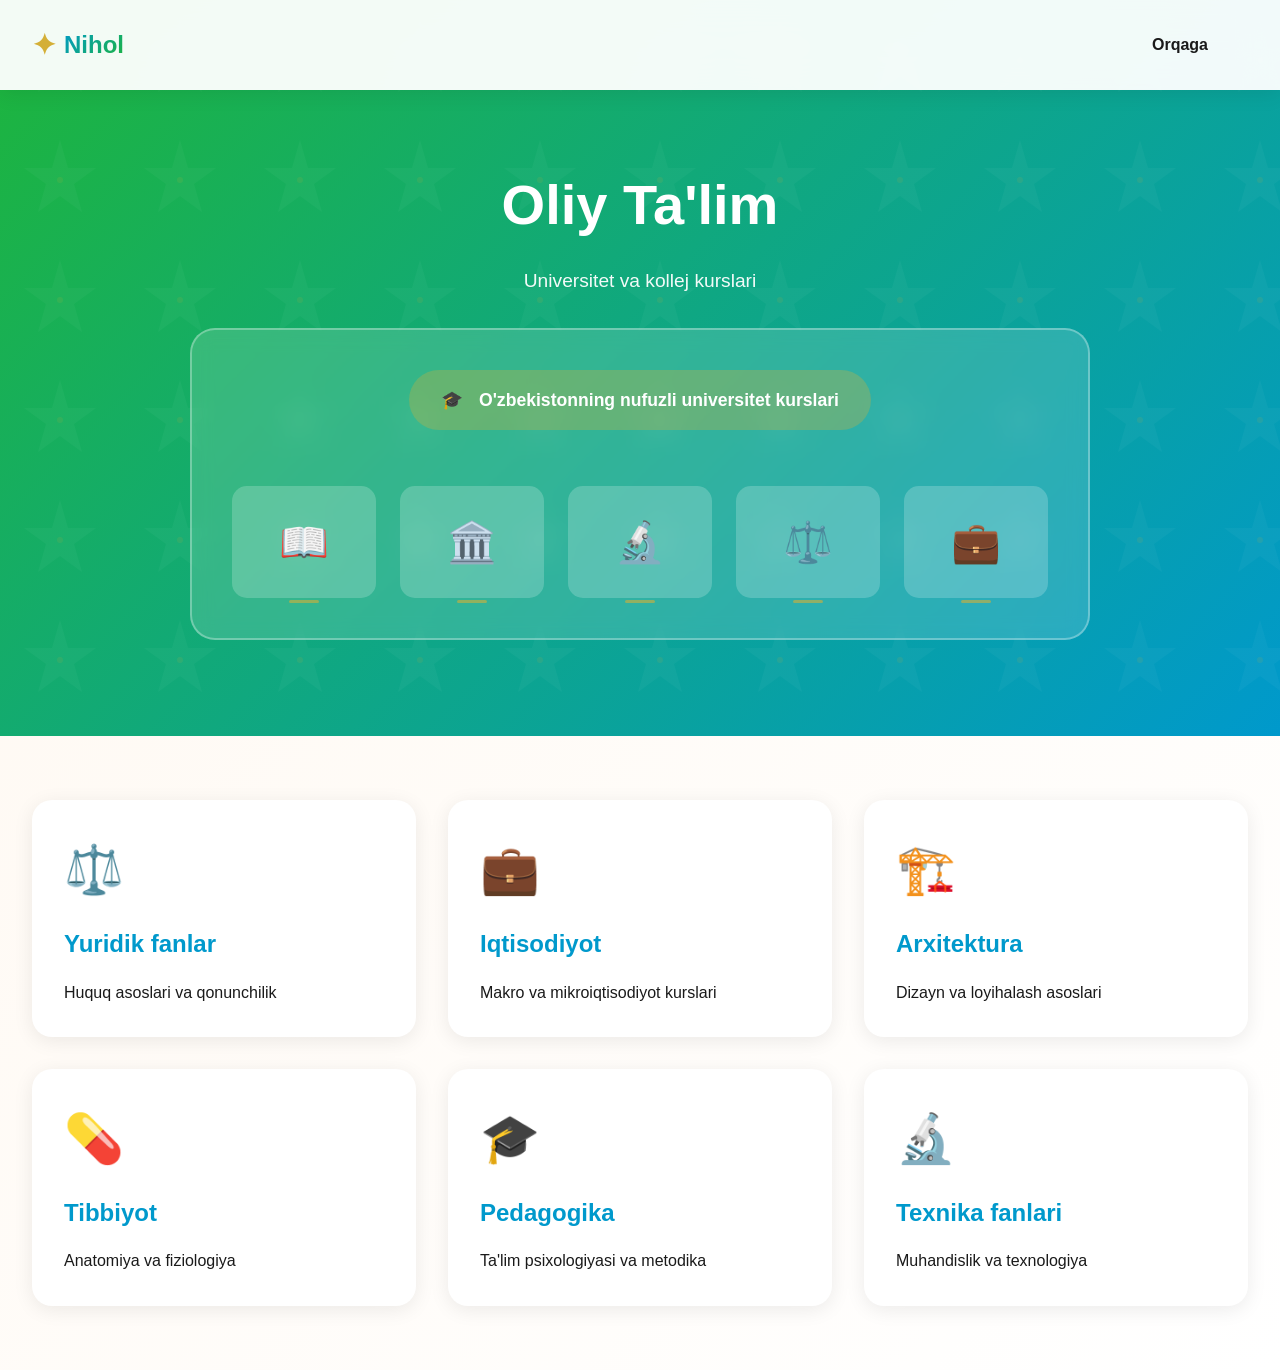
<file: oliy-talim.html>
<!DOCTYPE html>
<html lang="uz">
<head>
    <meta charset="UTF-8">
    <meta name="viewport" content="width=device-width, initial-scale=1.0">
    <title>Oliy Ta'lim - Nihol</title>
    <link rel="stylesheet" href="styles.css">
    <style>
        .page-header {
            padding: 10rem 2rem 4rem;
            background: linear-gradient(135deg, #1EB53A 0%, #0099CC 100%);
            color: white;
            text-align: center;
            position: relative;
            overflow: hidden;
        }
        
        .page-header::before {
            content: '';
            position: absolute;
            top: 0;
            left: 0;
            right: 0;
            bottom: 0;
            background-image: 
                url('data:image/svg+xml,<svg width="120" height="120" xmlns="http://www.w3.org/2000/svg"><defs><pattern id="star-pattern" x="0" y="0" width="120" height="120" patternUnits="userSpaceOnUse"><polygon points="60,20 68,48 96,48 74,64 82,92 60,76 38,92 46,64 24,48 52,48" fill="white" opacity="0.08"/><circle cx="60" cy="60" r="3" fill="rgba(212,175,55,0.3)"/></pattern></defs><rect width="120" height="120" fill="url(%23star-pattern)"/></svg>');
            opacity: 0.4;
        }
        
        .page-header h1 {
            font-size: 3.5rem;
            margin-bottom: 1rem;
            position: relative;
            z-index: 1;
        }
        
        .header-decoration {
            position: relative;
            max-width: 900px;
            margin: 2rem auto;
            padding: 2.5rem;
            background: rgba(255, 255, 255, 0.15);
            backdrop-filter: blur(10px);
            border-radius: 25px;
            border: 2px solid rgba(255, 255, 255, 0.3);
        }
        
        .university-badge {
            display: inline-flex;
            align-items: center;
            gap: 1rem;
            background: rgba(212, 175, 55, 0.3);
            padding: 1rem 2rem;
            border-radius: 50px;
            font-size: 1.1rem;
            font-weight: 600;
            margin-bottom: 1.5rem;
        }
        
        .header-icon-grid {
            display: grid;
            grid-template-columns: repeat(5, 1fr);
            gap: 1.5rem;
            margin-top: 2rem;
        }
        
        .header-icon-item {
            background: rgba(255, 255, 255, 0.2);
            padding: 1.5rem;
            border-radius: 15px;
            font-size: 2.5rem;
            transition: all 0.3s ease;
            position: relative;
        }
        
        .header-icon-item:hover {
            background: rgba(255, 255, 255, 0.3);
            transform: translateY(-5px) rotate(5deg);
        }
        
        .header-icon-item::after {
            content: '';
            position: absolute;
            bottom: -5px;
            left: 50%;
            transform: translateX(-50%);
            width: 30px;
            height: 3px;
            background: rgba(212, 175, 55, 0.6);
            border-radius: 2px;
        }
        
        .subjects-grid {
            display: grid;
            grid-template-columns: repeat(auto-fit, minmax(300px, 1fr));
            gap: 2rem;
            padding: 4rem 2rem;
            max-width: 1400px;
            margin: 0 auto;
        }
        
        .subject-card {
            background: white;
            padding: 2rem;
            border-radius: 20px;
            box-shadow: var(--shadow-md);
            transition: all 0.3s ease;
        }
        
        .subject-card:hover {
            transform: translateY(-10px);
            box-shadow: var(--shadow-xl);
        }
        
        .subject-icon {
            font-size: 3rem;
            margin-bottom: 1rem;
        }
        
        .subject-card h3 {
            font-size: 1.5rem;
            margin-bottom: 1rem;
            color: var(--uzbek-blue);
        }
    </style>
</head>
<body>
    <nav class="navbar">
        <div class="nav-container">
            <a href="index.html" class="logo">
                <span class="logo-icon">✦</span>
                <span class="logo-text">Nihol</span>
            </a>
            <a href="index.html" class="btn btn-primary">Orqaga</a>
        </div>
    </nav>

    <div class="page-header">
        <h1>Oliy Ta'lim</h1>
        <p style="font-size: 1.2rem; opacity: 0.95;">Universitet va kollej kurslari</p>
        
        <div class="header-decoration">
            <div class="university-badge">
                <span>🎓</span>
                <span>O'zbekistonning nufuzli universitet kurslari</span>
            </div>
            <div class="header-icon-grid">
                <div class="header-icon-item">📖</div>
                <div class="header-icon-item">🏛️</div>
                <div class="header-icon-item">🔬</div>
                <div class="header-icon-item">⚖️</div>
                <div class="header-icon-item">💼</div>
            </div>
        </div>
    </div>

    <div class="subjects-grid">
        <div class="subject-card">
            <div class="subject-icon">⚖️</div>
            <h3>Yuridik fanlar</h3>
            <p>Huquq asoslari va qonunchilik</p>
        </div>
        
        <div class="subject-card">
            <div class="subject-icon">💼</div>
            <h3>Iqtisodiyot</h3>
            <p>Makro va mikroiqtisodiyot kurslari</p>
        </div>
        
        <div class="subject-card">
            <div class="subject-icon">🏗️</div>
            <h3>Arxitektura</h3>
            <p>Dizayn va loyihalash asoslari</p>
        </div>
        
        <div class="subject-card">
            <div class="subject-icon">💊</div>
            <h3>Tibbiyot</h3>
            <p>Anatomiya va fiziologiya</p>
        </div>
        
        <div class="subject-card">
            <div class="subject-icon">🎓</div>
            <h3>Pedagogika</h3>
            <p>Ta'lim psixologiyasi va metodika</p>
        </div>
        
        <div class="subject-card">
            <div class="subject-icon">🔬</div>
            <h3>Texnika fanlari</h3>
            <p>Muhandislik va texnologiya</p>
        </div>
    </div>

    <script src="script.js"></script>
</body>
</html>
</file>
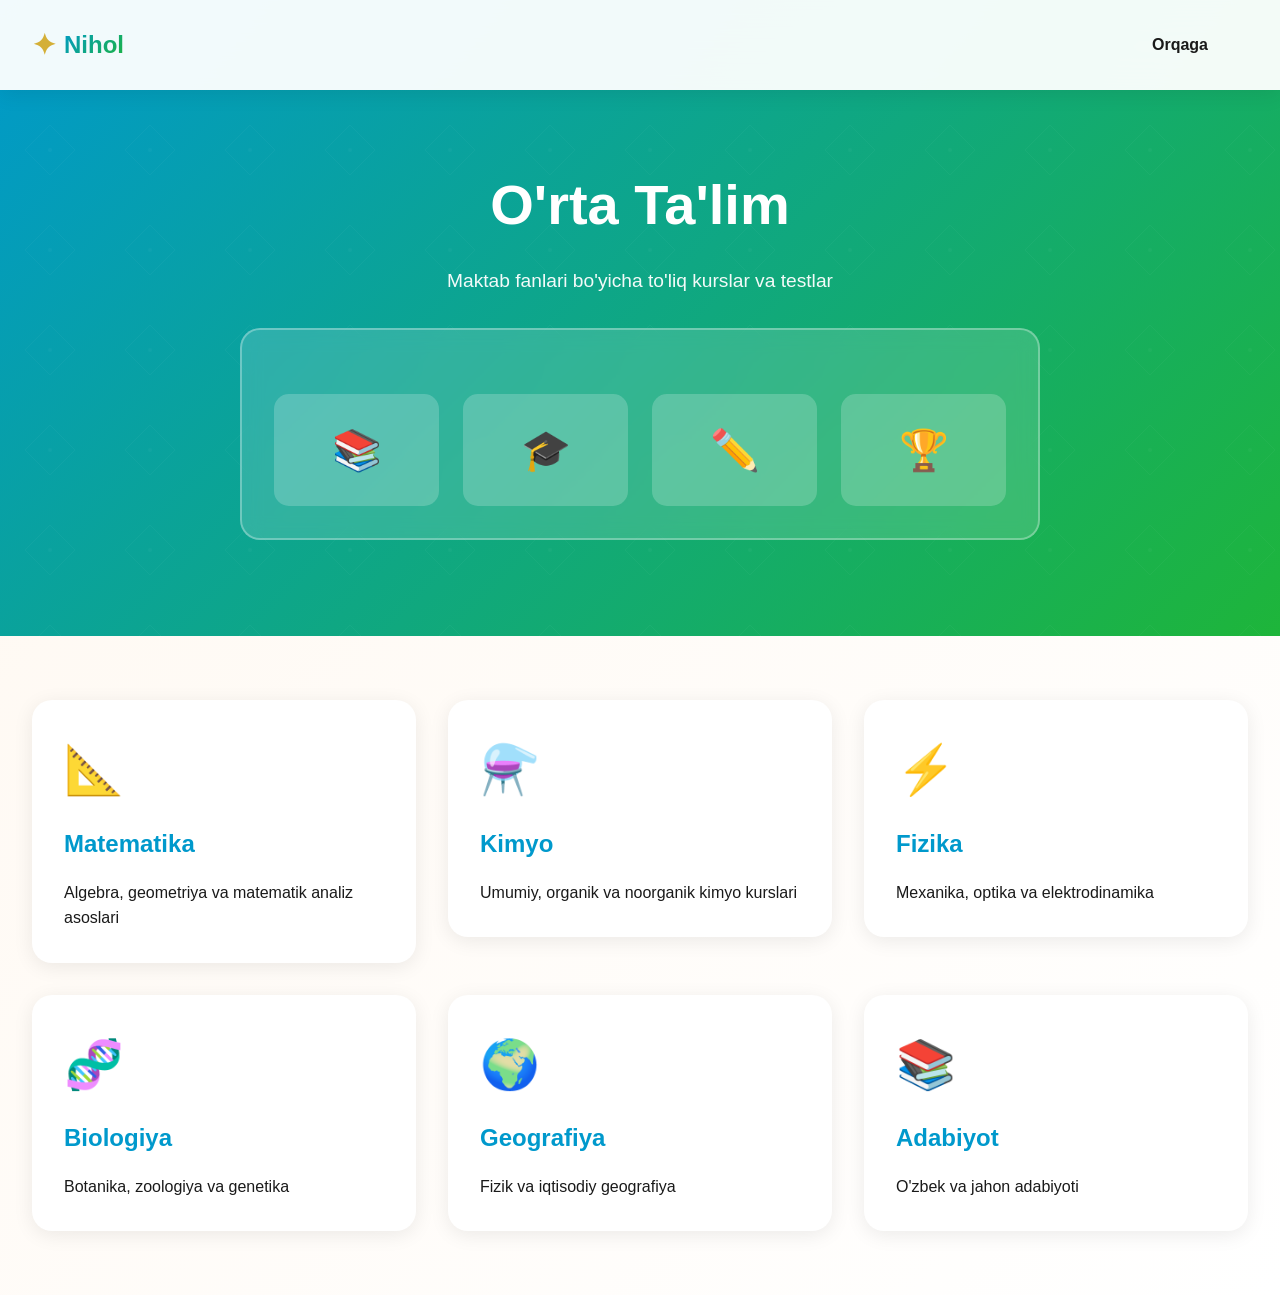
<file: orta-talim.html>
<!DOCTYPE html>
<html lang="uz">

<head>
    <meta charset="UTF-8">
    <meta name="viewport" content="width=device-width, initial-scale=1.0">
    <title>O'rta Ta'lim - EduPlatform</title>
    <link rel="stylesheet" href="styles.css">
    <style>
        .page-header {
            padding: 10rem 2rem 4rem;
            background: var(--gradient-primary);
            color: white;
            text-align: center;
            position: relative;
            overflow: hidden;
        }

        .page-header::before {
            content: '';
            position: absolute;
            top: 0;
            left: 0;
            right: 0;
            bottom: 0;
            background-image:
                url('data:image/svg+xml,<svg width="100" height="100" xmlns="http://www.w3.org/2000/svg"><defs><pattern id="uzbek-pattern" x="0" y="0" width="100" height="100" patternUnits="userSpaceOnUse"><circle cx="50" cy="50" r="2" fill="white" opacity="0.1"/><path d="M 25 50 L 50 25 L 75 50 L 50 75 Z" fill="none" stroke="white" stroke-width="1" opacity="0.1"/></pattern></defs><rect width="100" height="100" fill="url(%23uzbek-pattern)"/></svg>');
            opacity: 0.3;
        }

        .page-header h1 {
            font-size: 3.5rem;
            margin-bottom: 1rem;
            position: relative;
            z-index: 1;
        }

        .header-decoration {
            position: relative;
            max-width: 800px;
            margin: 2rem auto;
            padding: 2rem;
            background: rgba(255, 255, 255, 0.15);
            backdrop-filter: blur(10px);
            border-radius: 20px;
            border: 2px solid rgba(255, 255, 255, 0.3);
        }

        .header-icon-grid {
            display: grid;
            grid-template-columns: repeat(4, 1fr);
            gap: 1.5rem;
            margin-top: 2rem;
        }

        .header-icon-item {
            background: rgba(255, 255, 255, 0.2);
            padding: 1.5rem;
            border-radius: 15px;
            font-size: 2.5rem;
            transition: all 0.3s ease;
        }

        .header-icon-item:hover {
            background: rgba(255, 255, 255, 0.3);
            transform: translateY(-5px);
        }

        .subjects-grid {
            display: grid;
            grid-template-columns: repeat(auto-fit, minmax(300px, 1fr));
            gap: 2rem;
            padding: 4rem 2rem;
            max-width: 1400px;
            margin: 0 auto;
        }

        .subject-card {
            background: white;
            padding: 2rem;
            border-radius: 20px;
            box-shadow: var(--shadow-md);
            transition: all 0.3s ease;
        }

        .subject-card:hover {
            transform: translateY(-10px);
            box-shadow: var(--shadow-xl);
        }

        .subject-icon {
            font-size: 3rem;
            margin-bottom: 1rem;
        }

        .subject-card h3 {
            font-size: 1.5rem;
            margin-bottom: 1rem;
            color: var(--uzbek-blue);
        }
    </style>
</head>

<body>
    <nav class="navbar">
        <div class="nav-container">
            <a href="index.html" class="logo">
                <span class="logo-icon">✦</span>
                <span class="logo-text">Nihol</span>
            </a>
            <a href="index.html" class="btn btn-primary">Orqaga</a>
        </div>
    </nav>

    <div class="page-header">
        <h1>O'rta Ta'lim</h1>
        <p style="font-size: 1.2rem; opacity: 0.95;">Maktab fanlari bo'yicha to'liq kurslar va testlar</p>

        <div class="header-decoration">
            <div class="header-icon-grid">
                <div class="header-icon-item">📚</div>
                <div class="header-icon-item">🎓</div>
                <div class="header-icon-item">✏️</div>
                <div class="header-icon-item">🏆</div>
            </div>
        </div>
    </div>

    <div class="subjects-grid">
        <a href="./matematika.html">
            <div class="subject-card">
                <div class="subject-icon">📐</div>
                <h3>Matematika</h3>
                <p>Algebra, geometriya va matematik analiz asoslari</p>
            </div>
        </a>
        <a href="./kimyo.html">
            <div class="subject-card">
                <div class="subject-icon">⚗️</div>
                <h3>Kimyo</h3>
                <p>Umumiy, organik va noorganik kimyo kurslari</p>
            </div>
        </a>
        <a href="./fizika.html">
            <div class="subject-card">
                <div class="subject-icon">⚡</div>
                <h3>Fizika</h3>
                <p>Mexanika, optika va elektrodinamika</p>
            </div>
        </a>
        <div class="subject-card">
            <div class="subject-icon">🧬</div>
            <h3>Biologiya</h3>
            <p>Botanika, zoologiya va genetika</p>
        </div>

        <div class="subject-card">
            <div class="subject-icon">🌍</div>
            <h3>Geografiya</h3>
            <p>Fizik va iqtisodiy geografiya</p>
        </div>

        <div class="subject-card">
            <div class="subject-icon">📚</div>
            <h3>Adabiyot</h3>
            <p>O'zbek va jahon adabiyoti</p>
        </div>
    </div>

    <script src="script.js"></script>
</body>

</html>
</file>
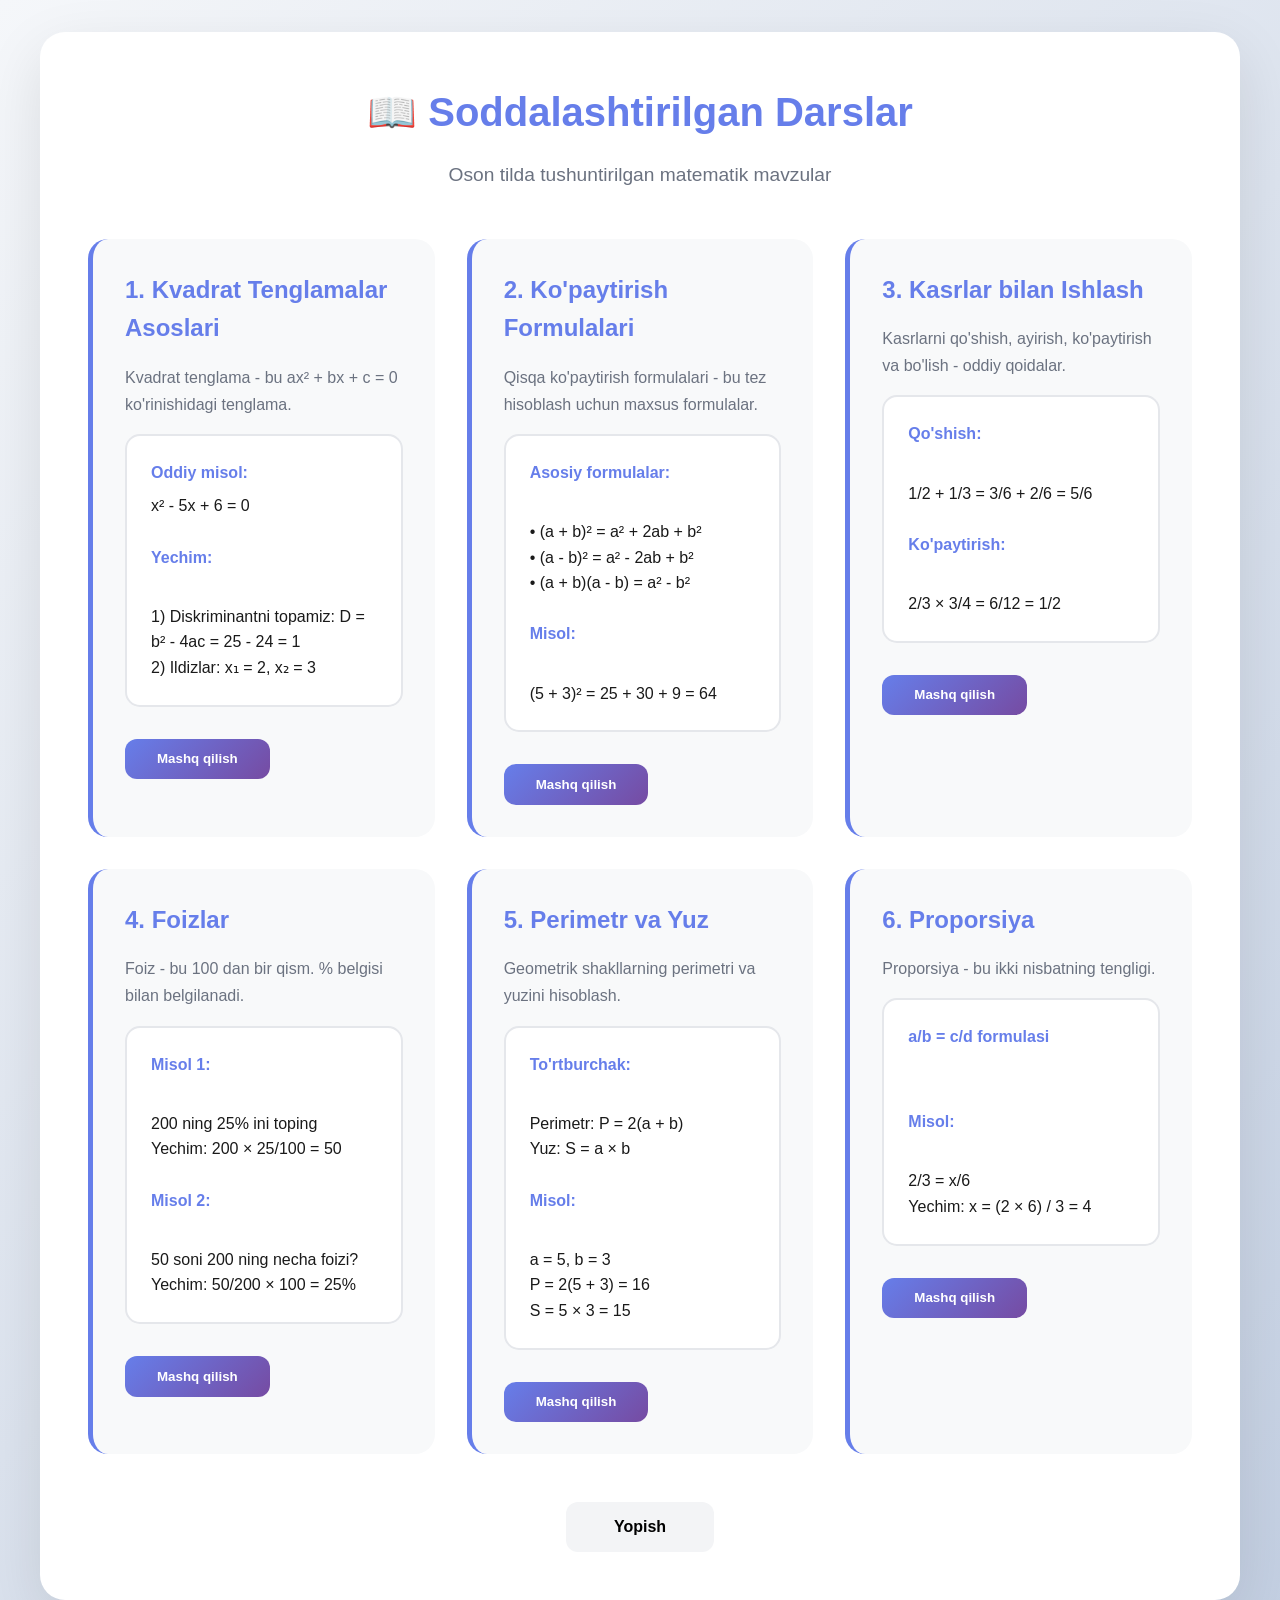
<file: sodda-darslar.html>
<!DOCTYPE html>
<html lang="uz">
<head>
    <meta charset="UTF-8">
    <meta name="viewport" content="width=device-width, initial-scale=1.0">
    <title>Soddalashtirilgan Darslar - Matematika</title>
    <link rel="stylesheet" href="styles.css">
    <style>
        body { background: linear-gradient(135deg, #f5f7fa 0%, #c3cfe2 100%); min-height: 100vh; padding: 2rem; }
        .lesson-container { max-width: 1200px; margin: 0 auto; background: white; border-radius: 25px; padding: 3rem; box-shadow: 0 20px 60px rgba(0,0,0,0.1); }
        .lesson-header { text-align: center; margin-bottom: 3rem; }
        .lesson-header h1 { font-size: 2.5rem; color: #667eea; margin-bottom: 1rem; }
        .lesson-grid { display: grid; grid-template-columns: repeat(auto-fit, minmax(300px, 1fr)); gap: 2rem; }
        .lesson-card { background: #f8f9fa; padding: 2rem; border-radius: 20px; border-left: 5px solid #667eea; transition: all 0.3s ease; }
        .lesson-card:hover { transform: translateX(10px); box-shadow: 0 10px 30px rgba(102, 126, 234, 0.2); }
        .lesson-card h3 { color: #667eea; margin-bottom: 1rem; font-size: 1.5rem; }
        .lesson-card p { color: #6B7280; line-height: 1.7; margin-bottom: 1rem; }
        .example-box { background: white; padding: 1.5rem; border-radius: 15px; margin: 1rem 0; border: 2px solid #e5e7eb; }
        .example-box strong { color: #667eea; display: block; margin-bottom: 0.5rem; }
        .btn-practice { background: linear-gradient(135deg, #667eea, #764ba2); color: white; padding: 0.8rem 2rem; border: none; border-radius: 12px; cursor: pointer; font-weight: 600; margin-top: 1rem; }
        .btn-practice:hover { transform: translateY(-2px); box-shadow: 0 5px 15px rgba(102, 126, 234, 0.3); }
    </style>
</head>
<body>
    <div class="lesson-container">
        <div class="lesson-header">
            <h1>📖 Soddalashtirilgan Darslar</h1>
            <p style="color: #6B7280; font-size: 1.2rem;">Oson tilda tushuntirilgan matematik mavzular</p>
        </div>

        <div class="lesson-grid">
            <div class="lesson-card">
                <h3>1. Kvadrat Tenglamalar Asoslari</h3>
                <p>Kvadrat tenglama - bu ax² + bx + c = 0 ko'rinishidagi tenglama.</p>
                
                <div class="example-box">
                    <strong>Oddiy misol:</strong>
                    x² - 5x + 6 = 0
                    <br><br>
                    <strong>Yechim:</strong>
                    <br>1) Diskriminantni topamiz: D = b² - 4ac = 25 - 24 = 1
                    <br>2) Ildizlar: x₁ = 2, x₂ = 3
                </div>
                
                <button class="btn-practice" onclick="alert('Mashq sahifasi tez orada qo\'shiladi!')">Mashq qilish</button>
            </div>

            <div class="lesson-card">
                <h3>2. Ko'paytirish Formulalari</h3>
                <p>Qisqa ko'paytirish formulalari - bu tez hisoblash uchun maxsus formulalar.</p>
                
                <div class="example-box">
                    <strong>Asosiy formulalar:</strong>
                    <br>• (a + b)² = a² + 2ab + b²
                    <br>• (a - b)² = a² - 2ab + b²
                    <br>• (a + b)(a - b) = a² - b²
                    <br><br>
                    <strong>Misol:</strong>
                    <br>(5 + 3)² = 25 + 30 + 9 = 64
                </div>
                
                <button class="btn-practice" onclick="alert('Mashq sahifasi tez orada qo\'shiladi!')">Mashq qilish</button>
            </div>

            <div class="lesson-card">
                <h3>3. Kasrlar bilan Ishlash</h3>
                <p>Kasrlarni qo'shish, ayirish, ko'paytirish va bo'lish - oddiy qoidalar.</p>
                
                <div class="example-box">
                    <strong>Qo'shish:</strong>
                    <br>1/2 + 1/3 = 3/6 + 2/6 = 5/6
                    <br><br>
                    <strong>Ko'paytirish:</strong>
                    <br>2/3 × 3/4 = 6/12 = 1/2
                </div>
                
                <button class="btn-practice" onclick="alert('Mashq sahifasi tez orada qo\'shiladi!')">Mashq qilish</button>
            </div>

            <div class="lesson-card">
                <h3>4. Foizlar</h3>
                <p>Foiz - bu 100 dan bir qism. % belgisi bilan belgilanadi.</p>
                
                <div class="example-box">
                    <strong>Misol 1:</strong>
                    <br>200 ning 25% ini toping
                    <br>Yechim: 200 × 25/100 = 50
                    <br><br>
                    <strong>Misol 2:</strong>
                    <br>50 soni 200 ning necha foizi?
                    <br>Yechim: 50/200 × 100 = 25%
                </div>
                
                <button class="btn-practice" onclick="alert('Mashq sahifasi tez orada qo\'shiladi!')">Mashq qilish</button>
            </div>

            <div class="lesson-card">
                <h3>5. Perimetr va Yuz</h3>
                <p>Geometrik shakllarning perimetri va yuzini hisoblash.</p>
                
                <div class="example-box">
                    <strong>To'rtburchak:</strong>
                    <br>Perimetr: P = 2(a + b)
                    <br>Yuz: S = a × b
                    <br><br>
                    <strong>Misol:</strong>
                    <br>a = 5, b = 3
                    <br>P = 2(5 + 3) = 16
                    <br>S = 5 × 3 = 15
                </div>
                
                <button class="btn-practice" onclick="alert('Mashq sahifasi tez orada qo\'shiladi!')">Mashq qilish</button>
            </div>

            <div class="lesson-card">
                <h3>6. Proporsiya</h3>
                <p>Proporsiya - bu ikki nisbatning tengligi.</p>
                
                <div class="example-box">
                    <strong>a/b = c/d formulasi</strong>
                    <br><br>
                    <strong>Misol:</strong>
                    <br>2/3 = x/6
                    <br>Yechim: x = (2 × 6) / 3 = 4
                </div>
                
                <button class="btn-practice" onclick="alert('Mashq sahifasi tez orada qo\'shiladi!')">Mashq qilish</button>
            </div>
        </div>

        <div style="text-align: center; margin-top: 3rem;">
            <button onclick="window.close()" style="padding: 1rem 3rem; background: #f3f4f6; border: none; border-radius: 12px; cursor: pointer; font-weight: 600; font-size: 1rem;">Yopish</button>
        </div>
    </div>
</body>
</html>
</file>
<file: styles.css>
/* ===== Root Variables ===== */
:root {
    --uzbek-blue: #0099CC;
    --uzbek-green: #1EB53A;
    --uzbek-red: #CE1126;
    --gold: #D4AF37;
    --cream: #FFF8F0;
    --dark: #1A1A1A;
    --gray: #6B7280;
    --light-gray: #F3F4F6;
    --white: #FFFFFF;
    --light-blue: #E6F7FF;
    --gradient-primary: linear-gradient(135deg, var(--uzbek-blue), var(--uzbek-green));
    --gradient-secondary: linear-gradient(135deg, var(--gold), #FFD700);
    --shadow-sm: 0 2px 8px rgba(0, 0, 0, 0.05);
    --shadow-md: 0 4px 20px rgba(0, 0, 0, 0.08);
    --shadow-lg: 0 10px 40px rgba(0, 0, 0, 0.12);
    --shadow-xl: 0 20px 60px rgba(0, 0, 0, 0.15);
}

/* ===== Reset & Base ===== */
* {
    margin: 0;
    padding: 0;
    box-sizing: border-box;
}

html {
    scroll-behavior: smooth;
    font-size: 16px;
}

body {
    font-family: 'Segoe UI', Tahoma, Geneva, Verdana, sans-serif;
    background: linear-gradient(135deg, var(--cream) 0%, var(--white) 100%);
    color: var(--dark);
    line-height: 1.6;
    overflow-x: hidden;
}

img {
    max-width: 100%;
    height: auto;
    display: block;
}

a {
    text-decoration: none;
    color: inherit;
    transition: all 0.3s ease;
}

ul {
    list-style: none;
}

/* ===== Container ===== */
.container {
    max-width: 1400px;
    margin: 0 auto;
    padding: 0 2rem;
}

/* ===== Animations ===== */
@keyframes fadeInUp {
    from {
        opacity: 0;
        transform: translateY(30px);
    }
    to {
        opacity: 1;
        transform: translateY(0);
    }
}

@keyframes fadeInDown {
    from {
        opacity: 0;
        transform: translateY(-30px);
    }
    to {
        opacity: 1;
        transform: translateY(0);
    }
}

@keyframes float {
    0%, 100% { transform: translateY(0px) rotate(0deg); }
    50% { transform: translateY(-20px) rotate(5deg); }
}

@keyframes rotate {
    from { transform: rotate(0deg); }
    to { transform: rotate(360deg); }
}

@keyframes shimmer {
    0% { background-position: -200% center; }
    100% { background-position: 200% center; }
}

@keyframes pulse {
    0%, 100% { opacity: 1; }
    50% { opacity: 0.8; }
}

/* ===== Patterns ===== */
.uzbek-pattern {
    position: fixed;
    width: 100%;
    height: 100%;
    top: 0;
    left: 0;
    z-index: -1;
    opacity: 0.03;
    pointer-events: none;
    background-image: 
        repeating-linear-gradient(45deg, var(--uzbek-blue) 0, var(--uzbek-blue) 1px, transparent 1px, transparent 50px),
        repeating-linear-gradient(-45deg, var(--uzbek-green) 0, var(--uzbek-green) 1px, transparent 1px, transparent 50px);
}

/* ===== Navigation ===== */
.navbar {
    position: fixed;
    top: 0;
    width: 100%;
    background: rgba(255, 255, 255, 0.95);
    backdrop-filter: blur(20px);
    z-index: 1000;
    box-shadow: var(--shadow-md);
    animation: fadeInDown 0.6s ease-out;
}

.nav-container {
    max-width: 1400px;
    margin: 0 auto;
    padding: 1rem 2rem;
    display: flex;
    justify-content: space-between;
    align-items: center;
}

.logo {
    display: flex;
    align-items: center;
    gap: 0.5rem;
    font-size: 1.5rem;
    font-weight: 700;
}

.logo-icon {
    font-size: 1.8rem;
    color: var(--gold);
    animation: float 3s ease-in-out infinite;
}

.logo-text {
    background: var(--gradient-primary);
    -webkit-background-clip: text;
    -webkit-text-fill-color: transparent;
    background-clip: text;
}

.nav-menu {
    display: flex;
    gap: 2rem;
    align-items: center;
}

.nav-link {
    font-weight: 600;
    font-size: 1rem;
    position: relative;
    padding: 0.5rem 1rem;
    border-radius: 8px;
    transition: all 0.3s ease;
}

.nav-link:hover {
    color: var(--uzbek-blue);
    background: var(--light-blue);
}

.nav-link.btn-outline {
    border: 2px solid var(--uzbek-blue);
    color: var(--uzbek-blue);
}

.nav-link.btn-outline:hover {
    background: var(--uzbek-blue);
    color: var(--white);
}

.nav-link.btn-primary {
    background: var(--gradient-primary);
    color: var(--white);
    box-shadow: var(--shadow-sm);
}

.nav-link.btn-primary:hover {
    transform: translateY(-2px);
    box-shadow: var(--shadow-md);
}

.hamburger {
    display: none;
    flex-direction: column;
    gap: 5px;
    cursor: pointer;
    padding: 5px;
}

.hamburger span {
    width: 25px;
    height: 3px;
    background: var(--dark);
    border-radius: 3px;
    transition: all 0.3s ease;
}

/* ===== Hero Section ===== */
.hero {
    min-height: 100vh;
    display: flex;
    align-items: center;
    padding: 8rem 2rem 4rem;
    position: relative;
    overflow: hidden;
}

.hero-container {
    max-width: 1400px;
    margin: 0 auto;
    display: grid;
    grid-template-columns: 1.2fr 1fr;
    gap: 4rem;
    align-items: center;
}

.hero-badge {
    display: inline-block;
    padding: 0.5rem 1.5rem;
    background: var(--light-blue);
    color: var(--uzbek-blue);
    border-radius: 50px;
    font-weight: 600;
    font-size: 0.9rem;
    margin-bottom: 1.5rem;
    animation: fadeInUp 0.8s ease-out;
}

.hero-title {
    font-size: 3.5rem;
    font-weight: 800;
    line-height: 1.2;
    margin-bottom: 1.5rem;
    background: var(--gradient-primary);
    -webkit-background-clip: text;
    -webkit-text-fill-color: transparent;
    background-clip: text;
    animation: fadeInUp 0.8s ease-out 0.2s backwards;
}

.hero-description {
    font-size: 1.25rem;
    color: var(--gray);
    margin-bottom: 2.5rem;
    line-height: 1.8;
    animation: fadeInUp 0.8s ease-out 0.4s backwards;
}

.hero-buttons {
    display: flex;
    gap: 1.5rem;
    margin-bottom: 3rem;
    animation: fadeInUp 0.8s ease-out 0.6s backwards;
}

.btn {
    padding: 1rem 2.5rem;
    border-radius: 50px;
    font-weight: 700;
    font-size: 1rem;
    cursor: pointer;
    border: none;
    transition: all 0.3s ease;
    display: inline-block;
    text-align: center;
}

.btn-hero-primary {
    background: var(--gradient-primary);
    color: var(--white);
    box-shadow: 0 10px 30px rgba(0, 153, 204, 0.3);
}

.btn-hero-primary:hover {
    transform: translateY(-3px);
    box-shadow: 0 15px 40px rgba(0, 153, 204, 0.4);
}

.btn-hero-secondary {
    background: var(--white);
    color: var(--uzbek-blue);
    border: 2px solid var(--uzbek-blue);
}

.btn-hero-secondary:hover {
    background: var(--uzbek-blue);
    color: var(--white);
}

.hero-stats {
    display: flex;
    gap: 3rem;
    animation: fadeInUp 0.8s ease-out 0.8s backwards;
}

.stat-item {
    text-align: center;
}

.stat-number {
    font-size: 2.5rem;
    font-weight: 800;
    color: var(--uzbek-blue);
    margin-bottom: 0.5rem;
}

.stat-label {
    color: var(--gray);
    font-size: 0.95rem;
}

.hero-visual {
    position: relative;
    animation: fadeInUp 0.8s ease-out 0.5s backwards;
}

.visual-card {
    position: relative;
    border-radius: 30px;
    overflow: hidden;
    box-shadow: var(--shadow-xl);
}

.visual-decoration {
    position: absolute;
    top: -50%;
    right: -50%;
    width: 200%;
    height: 200%;
    background: var(--gradient-primary);
    opacity: 0.1;
    animation: rotate 20s linear infinite;
}

.hero-image {
    width: 100%;
    height: 500px;
    object-fit: cover;
    position: relative;
    z-index: 1;
}

/* ===== Section Styles ===== */
section {
    padding: 6rem 2rem;
}

.section-header {
    text-align: center;
    margin-bottom: 4rem;
}

.section-badge {
    display: inline-block;
    padding: 0.5rem 1.5rem;
    background: var(--light-blue);
    color: var(--uzbek-blue);
    border-radius: 50px;
    font-weight: 600;
    font-size: 0.9rem;
    margin-bottom: 1rem;
}

.section-badge.light {
    background: rgba(255, 255, 255, 0.2);
    color: var(--white);
}

.section-title {
    font-size: 3rem;
    font-weight: 800;
    margin-bottom: 1rem;
    background: var(--gradient-primary);
    -webkit-background-clip: text;
    -webkit-text-fill-color: transparent;
    background-clip: text;
}

.section-title.light {
    background: var(--white);
    -webkit-background-clip: text;
    -webkit-text-fill-color: transparent;
    background-clip: text;
}

.section-description {
    font-size: 1.2rem;
    color: var(--gray);
    max-width: 700px;
    margin: 0 auto;
    line-height: 1.8;
}

.section-description.light {
    color: rgba(255, 255, 255, 0.9);
}

/* ===== About Section ===== */
.about {
    background: var(--white);
}

.about-features {
    display: grid;
    grid-template-columns: repeat(auto-fit, minmax(280px, 1fr));
    gap: 2.5rem;
}

.feature-card {
    background: var(--light-gray);
    padding: 2.5rem;
    border-radius: 20px;
    text-align: center;
    transition: all 0.4s ease;
    border: 2px solid transparent;
}

.feature-card:hover {
    background: var(--white);
    border-color: var(--uzbek-blue);
    transform: translateY(-10px);
    box-shadow: var(--shadow-lg);
}

.feature-icon {
    font-size: 3.5rem;
    margin-bottom: 1.5rem;
    display: block;
}

.feature-card h3 {
    font-size: 1.5rem;
    margin-bottom: 1rem;
    color: var(--dark);
}

.feature-card p {
    color: var(--gray);
    line-height: 1.7;
}

/* ===== Courses Section ===== */
.courses-grid {
    display: grid;
    grid-template-columns: repeat(auto-fit, minmax(350px, 1fr));
    gap: 2.5rem;
}

.course-card {
    background: var(--white);
    border-radius: 25px;
    overflow: hidden;
    box-shadow: var(--shadow-md);
    transition: all 0.4s ease;
}

.course-card:hover {
    transform: translateY(-10px);
    box-shadow: var(--shadow-xl);
}

.course-image {
    position: relative;
    height: 250px;
    overflow: hidden;
}

.course-image img {
    width: 100%;
    height: 100%;
    object-fit: cover;
    transition: transform 0.4s ease;
}

.course-card:hover .course-image img {
    transform: scale(1.1);
}

.course-overlay {
    position: absolute;
    top: 0;
    left: 0;
    right: 0;
    bottom: 0;
    background: var(--gradient-primary);
    opacity: 0.2;
}

.course-content {
    padding: 2rem;
}

.course-tag {
    display: inline-block;
    padding: 0.5rem 1rem;
    background: var(--light-blue);
    color: var(--uzbek-blue);
    border-radius: 20px;
    font-size: 0.85rem;
    font-weight: 700;
    margin-bottom: 1rem;
}

.course-title {
    font-size: 1.75rem;
    margin-bottom: 1rem;
    color: var(--dark);
}

.course-description {
    color: var(--gray);
    line-height: 1.7;
    margin-bottom: 1.5rem;
}

.course-link {
    display: inline-flex;
    align-items: center;
    gap: 0.5rem;
    color: var(--uzbek-blue);
    font-weight: 700;
    padding: 0.8rem 1.5rem;
    border-radius: 50px;
    background: var(--light-blue);
    transition: all 0.3s ease;
}

.course-link:hover {
    background: var(--uzbek-blue);
    color: var(--white);
    padding-right: 2rem;
}

/* ===== Dual Education Section ===== */
.dual-education {
    background: var(--gradient-primary);
    color: var(--white);
    position: relative;
    overflow: hidden;
}

.dual-pattern {
    position: absolute;
    top: 0;
    left: 0;
    right: 0;
    bottom: 0;
    background-image: 
        radial-gradient(circle at 20% 50%, rgba(255,255,255,0.1) 0%, transparent 50%),
        radial-gradient(circle at 80% 80%, rgba(255,255,255,0.1) 0%, transparent 50%);
    pointer-events: none;
}

.dual-grid {
    display: grid;
    grid-template-columns: repeat(auto-fit, minmax(300px, 1fr));
    gap: 2.5rem;
    margin-bottom: 4rem;
}

.dual-card {
    background: rgba(255, 255, 255, 0.15);
    backdrop-filter: blur(20px);
    border: 2px solid rgba(255, 255, 255, 0.2);
    border-radius: 25px;
    padding: 2.5rem;
    transition: all 0.4s ease;
}

.dual-card:hover {
    background: rgba(255, 255, 255, 0.25);
    transform: translateY(-5px);
}

.dual-icon {
    font-size: 3rem;
    margin-bottom: 1.5rem;
    display: block;
}

.dual-card h3 {
    font-size: 1.8rem;
    margin-bottom: 1rem;
}

.dual-card p {
    line-height: 1.8;
    opacity: 0.95;
    margin-bottom: 1.5rem;
}

.dual-list {
    list-style: none;
}

.dual-list li {
    padding: 0.8rem 0;
    padding-left: 2rem;
    position: relative;
    opacity: 0.95;
}

.dual-list li::before {
    content: '✓';
    position: absolute;
    left: 0;
    color: var(--gold);
    font-weight: bold;
    font-size: 1.2rem;
}

.dual-cta {
    text-align: center;
    padding: 3rem;
    background: rgba(255, 255, 255, 0.1);
    border-radius: 25px;
    backdrop-filter: blur(10px);
}

.dual-cta h3 {
    font-size: 2rem;
    margin-bottom: 1rem;
}

.dual-cta p {
    font-size: 1.2rem;
    opacity: 0.95;
    margin-bottom: 2rem;
}

.btn-white {
    background: var(--white);
    color: var(--uzbek-blue);
    padding: 1rem 2.5rem;
    border-radius: 50px;
    font-weight: 700;
    display: inline-block;
}

.btn-white:hover {
    background: var(--cream);
    transform: translateY(-3px);
    box-shadow: var(--shadow-lg);
}

/* ===== Auth Section ===== */
.auth-section {
    background: var(--light-gray);
}

.auth-content {
    display: grid;
    grid-template-columns: 1fr 1fr;
    gap: 4rem;
    align-items: center;
    max-width: 1200px;
    margin: 0 auto;
}

.auth-content.reverse {
    direction: rtl;
}

.auth-content.reverse > * {
    direction: ltr;
}

.auth-visual {
    background: var(--gradient-primary);
    color: var(--white);
    padding: 4rem;
    border-radius: 30px;
    position: relative;
    overflow: hidden;
}

.auth-decoration {
    position: absolute;
    top: -50%;
    right: -50%;
    width: 200%;
    height: 200%;
    background: radial-gradient(circle, rgba(255,255,255,0.1) 0%, transparent 50%);
    animation: rotate 20s linear infinite;
}

.auth-visual h2 {
    font-size: 2.5rem;
    margin-bottom: 1rem;
    position: relative;
    z-index: 1;
}

.auth-visual p {
    font-size: 1.2rem;
    opacity: 0.95;
    position: relative;
    z-index: 1;
}

.auth-form-container {
    background: var(--white);
    padding: 3rem;
    border-radius: 25px;
    box-shadow: var(--shadow-lg);
}

.auth-form-container h3 {
    font-size: 2rem;
    margin-bottom: 2rem;
    color: var(--dark);
}

.auth-form {
    display: flex;
    flex-direction: column;
    gap: 1.5rem;
}

.form-group {
    display: flex;
    flex-direction: column;
    gap: 0.5rem;
}

.form-group label {
    font-weight: 600;
    color: var(--dark);
    font-size: 0.95rem;
}

.form-group input {
    padding: 1rem;
    border: 2px solid var(--light-gray);
    border-radius: 12px;
    font-size: 1rem;
    transition: all 0.3s ease;
}

.form-group input:focus {
    outline: none;
    border-color: var(--uzbek-blue);
    background: var(--light-blue);
}

.form-options {
    display: flex;
    justify-content: space-between;
    align-items: center;
    font-size: 0.9rem;
}

.checkbox-label {
    display: flex;
    align-items: center;
    gap: 0.5rem;
    cursor: pointer;
}

.checkbox-label input {
    width: 18px;
    height: 18px;
    cursor: pointer;
}

.forgot-password {
    color: var(--uzbek-blue);
    font-weight: 600;
}

.forgot-password:hover {
    text-decoration: underline;
}

.btn-submit {
    background: var(--gradient-primary);
    color: var(--white);
    padding: 1rem 2rem;
    border-radius: 12px;
    font-weight: 700;
    font-size: 1.1rem;
    cursor: pointer;
    border: none;
    margin-top: 1rem;
    transition: all 0.3s ease;
}

.btn-submit:hover {
    transform: translateY(-2px);
    box-shadow: var(--shadow-md);
}

.auth-switch {
    text-align: center;
    margin-top: 1.5rem;
    color: var(--gray);
}

.auth-switch a {
    color: var(--uzbek-blue);
    font-weight: 700;
}

.auth-switch a:hover {
    text-decoration: underline;
}

/* ===== Footer ===== */
.footer {
    background: var(--dark);
    color: var(--white);
    padding: 4rem 2rem 2rem;
}

.footer-content {
    display: grid;
    grid-template-columns: repeat(auto-fit, minmax(250px, 1fr));
    gap: 3rem;
    margin-bottom: 3rem;
}

.footer-section h4 {
    font-size: 1.3rem;
    margin-bottom: 1.5rem;
    color: var(--gold);
}

.footer-logo {
    display: flex;
    align-items: center;
    gap: 0.5rem;
    font-size: 1.5rem;
    font-weight: 700;
    margin-bottom: 1rem;
}

.footer-description {
    color: rgba(255, 255, 255, 0.7);
    line-height: 1.8;
    margin-bottom: 1.5rem;
}

.social-links {
    display: flex;
    gap: 1rem;
}

.social-link {
    width: 40px;
    height: 40px;
    display: flex;
    align-items: center;
    justify-content: center;
    background: rgba(255, 255, 255, 0.1);
    border-radius: 50%;
    font-size: 1.2rem;
    transition: all 0.3s ease;
}

.social-link:hover {
    background: var(--uzbek-blue);
    transform: translateY(-3px);
}

.footer-links li {
    margin-bottom: 0.8rem;
}

.footer-links a {
    color: rgba(255, 255, 255, 0.7);
    transition: all 0.3s ease;
}

.footer-links a:hover {
    color: var(--uzbek-blue);
    padding-left: 5px;
}

.footer-bottom {
    text-align: center;
    padding-top: 2rem;
    border-top: 1px solid rgba(255, 255, 255, 0.1);
    color: rgba(255, 255, 255, 0.6);
}

/* ===== Responsive Design ===== */
@media (max-width: 968px) {
    .hero-container {
        grid-template-columns: 1fr;
        text-align: center;
    }

    .hero-title {
        font-size: 2.5rem;
    }

    .hero-buttons {
        justify-content: center;
        flex-wrap: wrap;
    }

    .hero-stats {
        justify-content: center;
    }

    .auth-content {
        grid-template-columns: 1fr;
    }

    .nav-menu {
        position: fixed;
        left: -100%;
        top: 80px;
        flex-direction: column;
        background: var(--white);
        width: 100%;
        text-align: center;
        transition: 0.3s;
        box-shadow: var(--shadow-lg);
        padding: 2rem;
    }

    .nav-menu.active {
        left: 0;
    }

    .hamburger {
        display: flex;
    }

    .hamburger.active span:nth-child(1) {
        transform: rotate(45deg) translate(8px, 8px);
    }

    .hamburger.active span:nth-child(2) {
        opacity: 0;
    }

    .hamburger.active span:nth-child(3) {
        transform: rotate(-45deg) translate(8px, -8px);
    }
}

@media (max-width: 640px) {
    .hero-title {
        font-size: 2rem;
    }

    .section-title {
        font-size: 2rem;
    }

    .courses-grid {
        grid-template-columns: 1fr;
    }

    .hero-stats {
        flex-direction: column;
        gap: 1.5rem;
    }

    .btn {
        padding: 0.8rem 1.5rem;
    }
}
</file>
